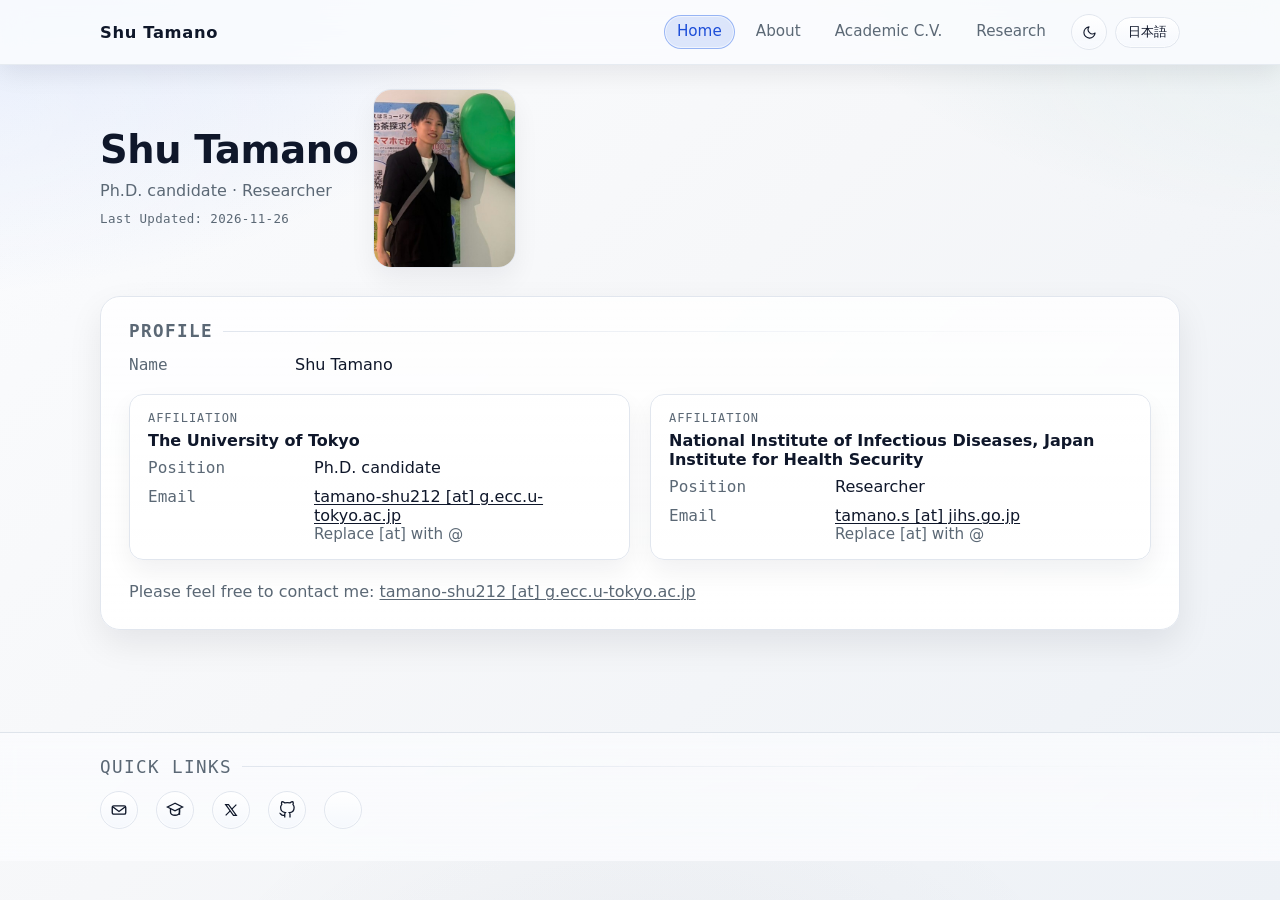
<file: index.html>
<!doctype html>
<html lang="en">
  <head>
    <meta charset="utf-8" />
    <meta name="viewport" content="width=device-width, initial-scale=1" />
    <title>Shu Tamano - Home</title>
    <meta
      name="description"
      content="Shu Tamano Ph.D. candidate at The University of Tokyo and researcher at National Institute of Infectious Diseases"
    />
    <meta
      name="keywords"
      content="Shu Tamano, 玉野 史結, causal inference, statistical machine learning, deep learning theory, biostatistics, epidemiology, health security, University of Tokyo, Japan Institute for Health Security, National Institute of Infectious Diseases"
    />
    <link rel="icon" href="figs/favicon-32.png" type="image/png" sizes="32x32" />
    <link rel="apple-touch-icon" href="figs/favicon-180.png" sizes="180x180" />
    <link rel="stylesheet" href="css/style.css" />
  </head>
  <body data-page="home">
    <div id="site-header"></div>

    <main class="container">
      <section class="hero reveal" style="--delay: 0.05s">
        <div class="hero-lockup">
          <div class="hero-copy">
            <h1 data-i18n="value.name">Shu Tamano</h1>
            <p data-i18n="home.tag">Ph.D. candidate · Researcher</p>
            <p class="last-updated">
              <span data-i18n="home.lastUpdated">Last Updated</span>:
              <time datetime="2026-11-26">2026-11-26</time>
            </p>
          </div>
          <img
            class="hero-portrait"
            src="figs/myimage.png"
            width="314"
            height="640"
            alt="Portrait of Shu Tamano"
            decoding="async"
            fetchpriority="high"
          />
        </div>
      </section>

      <section class="card reveal" style="--delay: 0.15s">
        <h2 class="section-title" data-i18n="home.profileTitle">Profile</h2>
        <dl class="kv">
          <dt data-i18n="label.name">Name</dt>
          <dd data-i18n="value.name">Your Name</dd>
        </dl>

        <div class="profile-grid">
          <div class="profile-block">
            <div class="profile-title" data-i18n="label.affiliation">Affiliation</div>
            <div class="profile-affil" data-i18n="value.affiliation1">The University of Tokyo</div>
            <dl class="kv">
              <dt data-i18n="label.position">Position</dt>
              <dd data-i18n="value.position1">Ph.D. candidate</dd>
              <dt data-i18n="label.email">Email</dt>
              <dd>
                <a
                  class="email-link"
                  href="mailto:tamano-shu212@g.ecc.u-tokyo.ac.jp"
                  data-i18n="value.email1"
                  >name[at]example.com</a
                >
                <div class="meta" data-i18n="email.note">Replace [at] with @</div>
              </dd>
            </dl>
          </div>
          <div class="profile-block">
            <div class="profile-title" data-i18n="label.affiliation">Affiliation</div>
            <div class="profile-affil" data-i18n="value.affiliation2">
              Japan Institute for Health Security
            </div>
            <dl class="kv">
              <dt data-i18n="label.position">Position</dt>
              <dd data-i18n="value.position2">Researcher</dd>
              <dt data-i18n="label.email">Email</dt>
              <dd>
                <a class="email-link" href="mailto:tamano.s@jihs.go.jp" data-i18n="value.email2"
                  >name[at]example.com</a
                >
                <div class="meta" data-i18n="email.note">Replace [at] with @</div>
              </dd>
            </dl>
          </div>
        </div>
        <p class="contact-note">
          <span data-i18n="home.contactLead">Please feel free to contact me:</span>
          <a class="email-link" href="mailto:tamano-shu212@g.ecc.u-tokyo.ac.jp" data-i18n="value.email1"
            >tamano-shu212 [at] g.ecc.u-tokyo.ac.jp</a
          >
        </p>
      </section>
    </main>

    <div id="site-footer"></div>

    <script src="js/layout.js" defer></script>
    <script src="js/site.js" defer></script>
  </body>
</html>
</file>
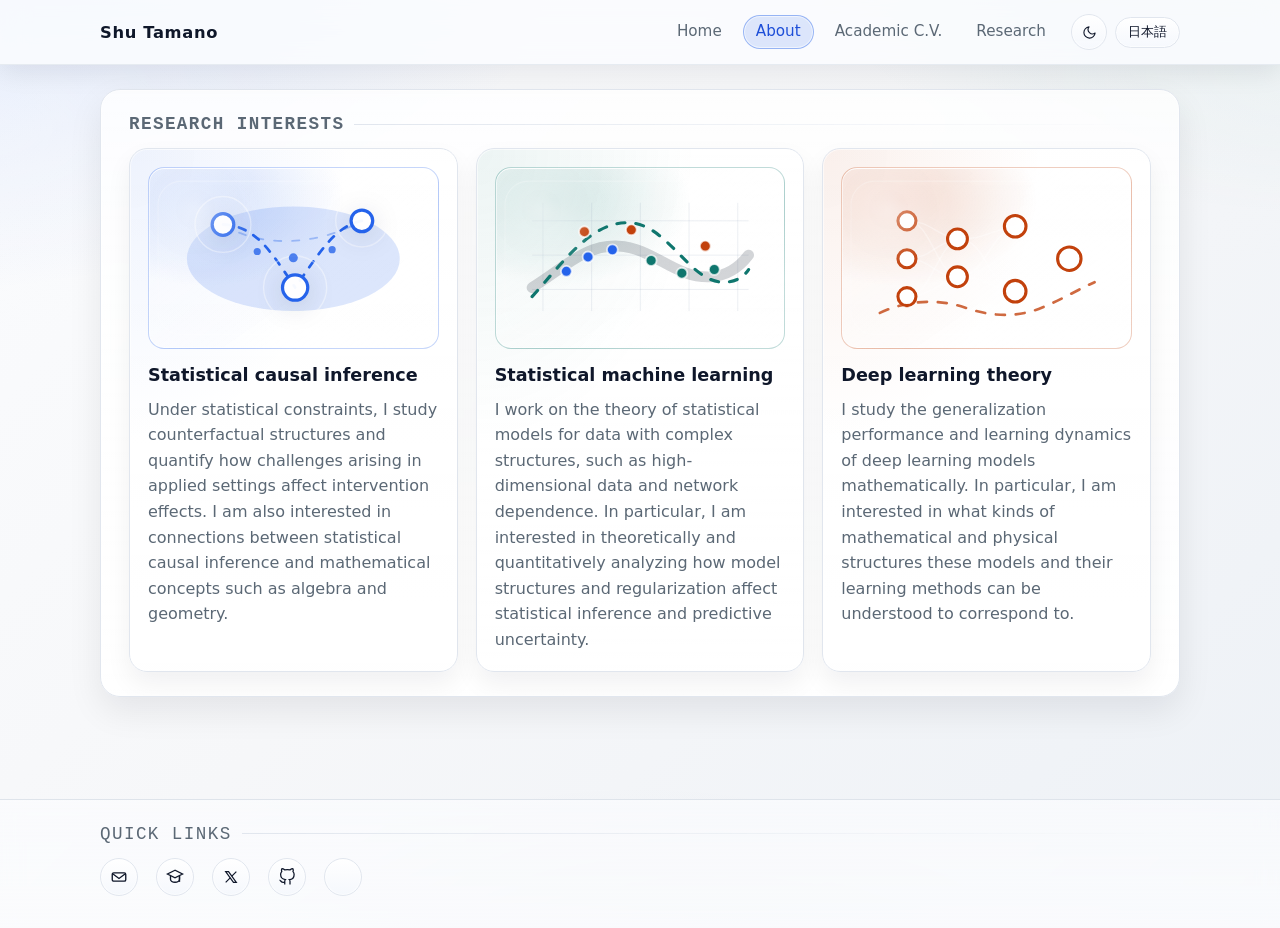
<file: about.html>
<!doctype html>
<html lang="en">
  <head>
    <meta charset="utf-8" />
    <meta name="viewport" content="width=device-width, initial-scale=1" />
    <title>Shu Tamano - About</title>
    <meta name="description" content="Research interests and application areas of Shu Tamano." />
    <meta
      name="keywords"
      content="Shu Tamano, 玉野 史結, research interests, causal inference, statistical machine learning, deep learning theory,biostatistics, epidemiology, health security, University of Tokyo, Japan Institute for Health Security, National Institute of Infectious Diseases"
    />
    <link rel="icon" href="figs/favicon-32.png" type="image/png" sizes="32x32" />
    <link rel="apple-touch-icon" href="figs/favicon-180.png" sizes="180x180" />
    <link rel="stylesheet" href="css/style.css" />
  </head>
  <body data-page="about">
    <div id="site-header"></div>

    <main class="container">
      <section class="card reveal" style="--delay: 0.05s">
        <h2 class="section-title" data-i18n="about.title">Research Interests</h2>
        <div class="concept-grid concept-grid-research">
          <article class="concept-panel concept-panel-causal">
            <div class="concept-visual" aria-hidden="true">
              <svg class="concept-svg" viewBox="0 0 320 190">
                <rect class="visual-frame" x="10" y="10" width="300" height="170" rx="26" />
                <ellipse class="visual-haze" cx="160" cy="96" rx="118" ry="58" />
                <path class="signal-line causal-beam" d="M82 58 C118 60 134 86 162 128" />
                <path class="signal-line causal-beam" d="M236 54 C206 60 190 88 162 128" />
                <path class="signal-line causal-beam faint" d="M82 58 C126 86 190 80 236 54" />
                <circle class="orbit-ring" cx="82" cy="58" r="31" />
                <circle class="orbit-ring" cx="236" cy="54" r="29" />
                <circle class="orbit-ring" cx="162" cy="128" r="35" />
                <circle class="signal-node" cx="82" cy="58" r="12" />
                <circle class="signal-node" cx="236" cy="54" r="12" />
                <circle class="signal-node" cx="162" cy="128" r="14" />
                <circle class="spark spark-delay-1" cx="120" cy="88" r="4" />
                <circle class="spark spark-delay-2" cx="203" cy="86" r="4" />
                <circle class="spark spark-delay-3" cx="160" cy="95" r="5" />
              </svg>
            </div>
            <div class="concept-copy">
              <h3 class="concept-name" data-i18n="about.interest1">Statistical causal inference</h3>
              <p class="concept-desc" data-i18n="about.interest1Desc">
                Under statistical constraints, I study counterfactual structures and quantify how challenges arising
                in applied settings affect intervention effects. I am also interested in connections between
                statistical causal inference and mathematical concepts such as algebra and geometry.
              </p>
            </div>
          </article>

          <article class="concept-panel concept-panel-statml">
            <div class="concept-visual" aria-hidden="true">
              <svg class="concept-svg" viewBox="0 0 320 190">
                <rect class="visual-frame" x="10" y="10" width="300" height="170" rx="26" />
                <path class="grid-line" d="M52 34 V154" />
                <path class="grid-line" d="M106 34 V154" />
                <path class="grid-line" d="M160 34 V154" />
                <path class="grid-line" d="M214 34 V154" />
                <path class="grid-line" d="M268 34 V154" />
                <path class="grid-line" d="M40 54 H280" />
                <path class="grid-line" d="M40 92 H280" />
                <path class="grid-line" d="M40 130 H280" />
                <path class="decision-band" d="M40 128 C78 104 100 80 136 82 C175 84 198 118 238 116 C258 115 271 104 280 92" />
                <path class="trend-line" d="M40 138 C76 98 105 56 146 56 C190 56 214 122 252 122 C265 122 274 117 280 108" />
                <circle class="data-dot dot-a" cx="78" cy="110" r="6" />
                <circle class="data-dot dot-a" cx="102" cy="94" r="6" />
                <circle class="data-dot dot-a" cx="129" cy="86" r="6" />
                <circle class="data-dot dot-b" cx="172" cy="98" r="6" />
                <circle class="data-dot dot-b" cx="206" cy="112" r="6" />
                <circle class="data-dot dot-b" cx="242" cy="108" r="6" />
                <circle class="data-dot dot-c" cx="98" cy="66" r="6" />
                <circle class="data-dot dot-c" cx="150" cy="64" r="6" />
                <circle class="data-dot dot-c" cx="232" cy="82" r="6" />
              </svg>
            </div>
            <div class="concept-copy">
              <h3 class="concept-name" data-i18n="about.interest2">Statistical machine learning</h3>
              <p class="concept-desc" data-i18n="about.interest2Desc">
                I work on the theory of statistical models for data with complex structures, such as high-dimensional
                data and network dependence. In particular, I am interested in theoretically and quantitatively
                analyzing how model structures and regularization affect statistical inference and predictive
                uncertainty.
              </p>
            </div>
          </article>

          <article class="concept-panel concept-panel-dlt">
            <div class="concept-visual" aria-hidden="true">
              <svg class="concept-svg" viewBox="0 0 320 190">
                <rect class="visual-frame" x="10" y="10" width="300" height="170" rx="26" />
                <path class="weight-line" d="M72 54 C98 54 104 70 128 74" />
                <path class="weight-line" d="M72 54 C98 54 104 110 128 116" />
                <path class="weight-line" d="M72 96 C98 96 104 78 128 74" />
                <path class="weight-line" d="M72 96 C98 96 104 116 128 116" />
                <path class="weight-line" d="M72 138 C98 138 104 86 128 74" />
                <path class="weight-line" d="M72 138 C98 138 104 124 128 116" />
                <path class="weight-line" d="M128 74 C160 74 160 66 192 60" />
                <path class="weight-line" d="M128 74 C160 74 160 124 192 132" />
                <path class="weight-line" d="M128 116 C160 116 160 72 192 60" />
                <path class="weight-line" d="M128 116 C160 116 160 128 192 132" />
                <path class="weight-line" d="M192 60 C226 60 232 82 252 96" />
                <path class="weight-line" d="M192 132 C226 132 232 110 252 96" />
                <path class="activation-wave" d="M42 156 C72 142 106 140 136 150 C164 160 194 162 222 150 C244 141 262 130 280 122" />
                <circle class="layer-node delay-1" cx="72" cy="54" r="10" />
                <circle class="layer-node delay-2" cx="72" cy="96" r="10" />
                <circle class="layer-node delay-3" cx="72" cy="138" r="10" />
                <circle class="layer-node delay-2" cx="128" cy="74" r="11" />
                <circle class="layer-node delay-3" cx="128" cy="116" r="11" />
                <circle class="layer-node delay-3" cx="192" cy="60" r="12" />
                <circle class="layer-node delay-1" cx="192" cy="132" r="12" />
                <circle class="layer-node delay-2" cx="252" cy="96" r="13" />
              </svg>
            </div>
            <div class="concept-copy">
              <h3 class="concept-name" data-i18n="about.interest3">Deep learning theory</h3>
              <p class="concept-desc" data-i18n="about.interest3Desc">
                I study the generalization performance and learning dynamics of deep learning models mathematically.
                In particular, I am interested in what kinds of mathematical and physical structures these models
                and their learning methods can be understood to correspond to.
              </p>
            </div>
          </article>
        </div>
      </section>
    </main>

    <div id="site-footer"></div>

    <script src="js/layout.js" defer></script>
    <script src="js/site.js" defer></script>
  </body>
</html>
</file>
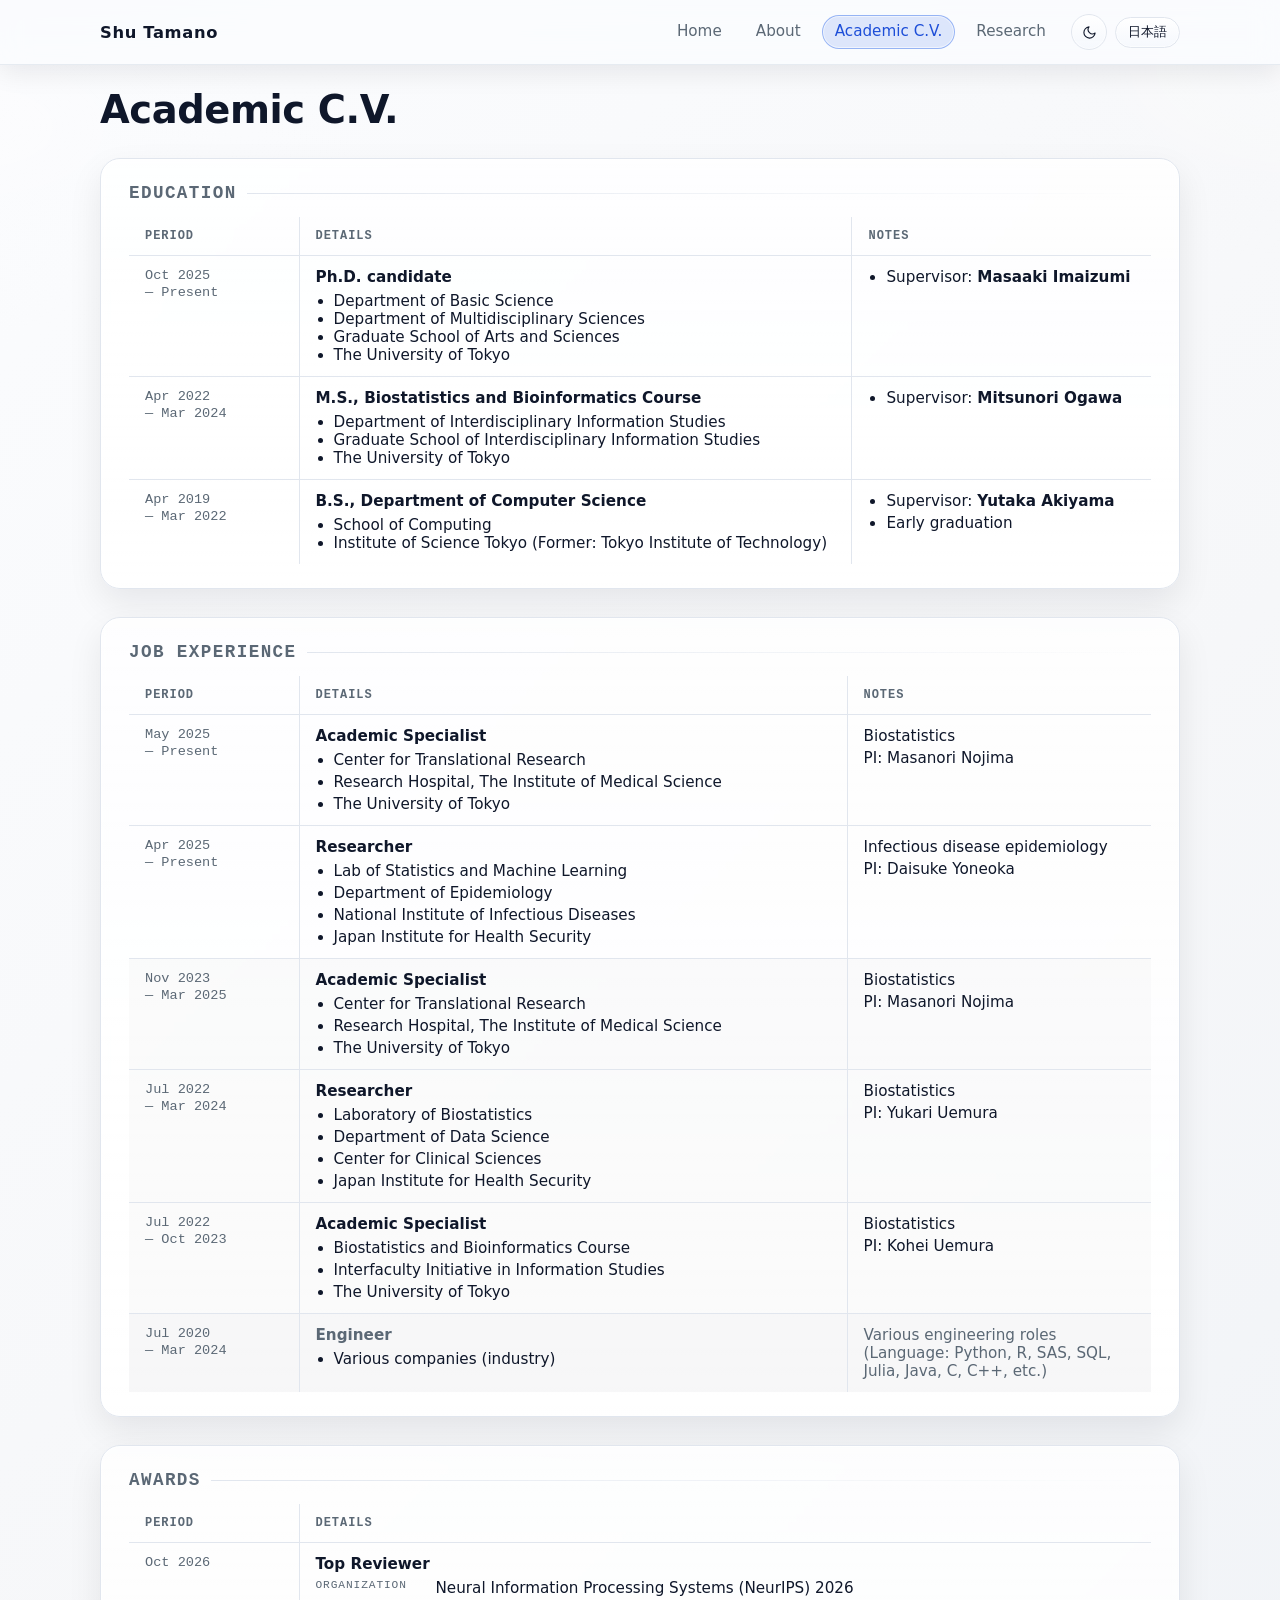
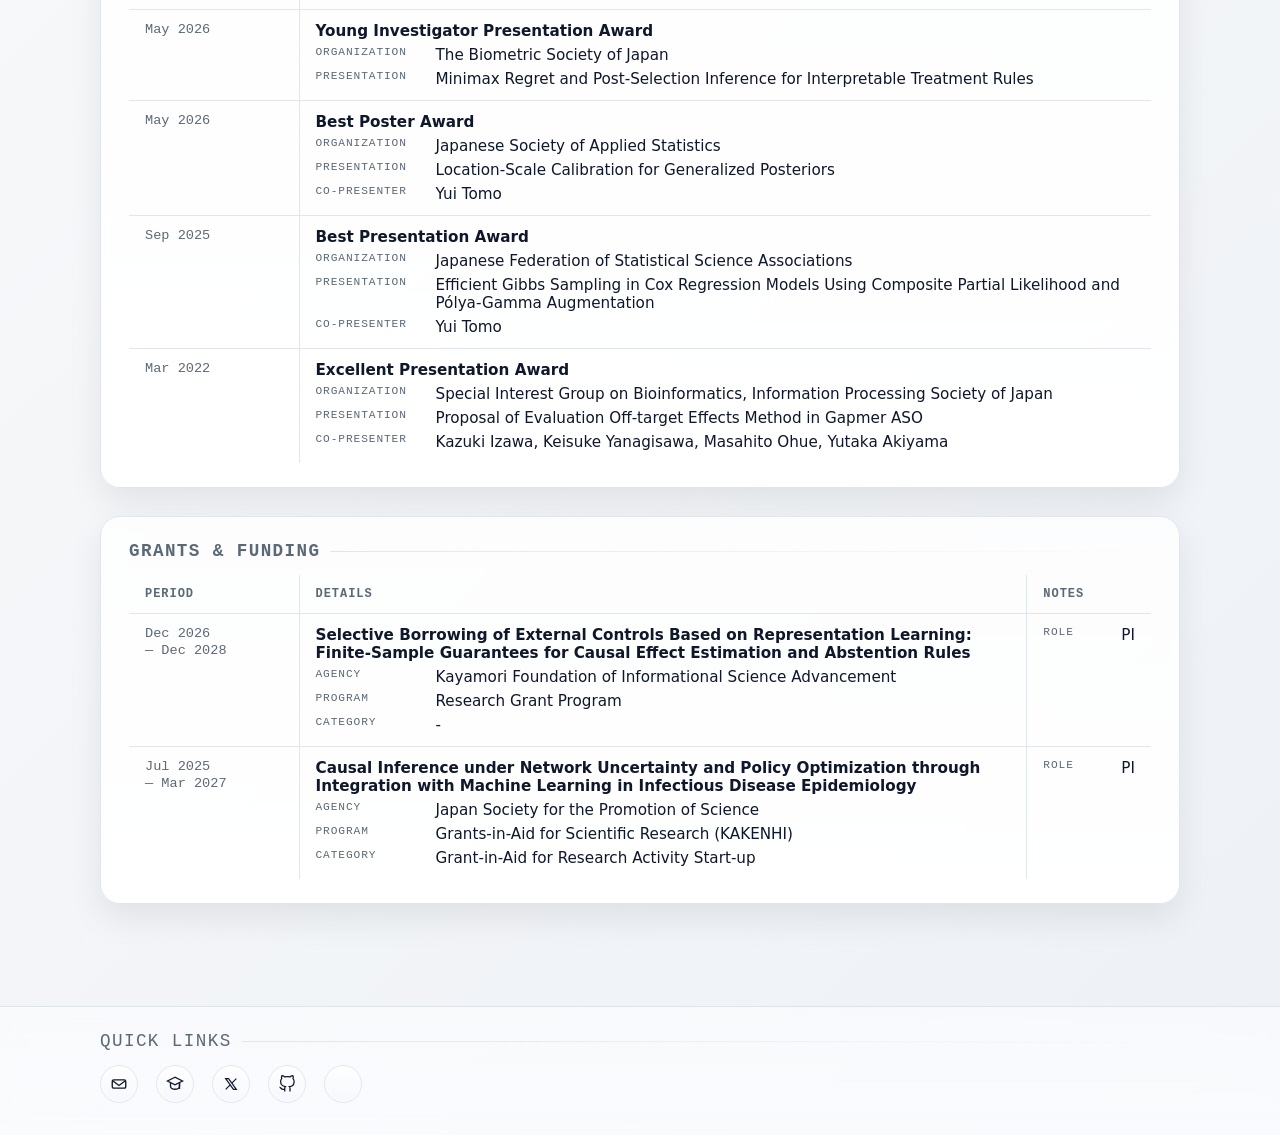
<file: cv.html>
<!doctype html>
<html lang="en">
  <head>
    <meta charset="utf-8" />
    <meta name="viewport" content="width=device-width, initial-scale=1" />
    <title>Shu Tamano - Academic CV</title>
    <meta name="description" content="Academic CV, education, job experience, awards, and grants." />
    <meta
      name="keywords"
      content="Shu Tamano, 玉野 史結, academic CV, education, job experience, awards, grants, biostatistics, epidemiology, health security, University of Tokyo, Japan Institute for Health Security, National Institute of Infectious Diseases"
    />
    <link rel="icon" href="figs/favicon-32.png" type="image/png" sizes="32x32" />
    <link rel="apple-touch-icon" href="figs/favicon-180.png" sizes="180x180" />
    <link rel="stylesheet" href="css/style.css" />
  </head>
  <body data-page="cv">
    <div id="site-header"></div>

    <main class="container">
      <section class="hero reveal" style="--delay: 0.05s">
        <h1 data-i18n="cv.title">Academic C.V.</h1>
      </section>

      <section class="card reveal" style="--delay: 0.15s">
        <h2 class="section-title" data-i18n="cv.education">Education</h2>
        <div class="table-scroll">
          <table class="cv-table">
            <thead>
              <tr>
                <th data-i18n="cv.period">Period</th>
                <th data-i18n="cv.details">Details</th>
                <th data-i18n="cv.notes">Notes</th>
              </tr>
            </thead>
            <tbody>
            <tr>
              <td>
                <div class="period">
                  <span><span class="lang-en">Oct 2025</span><span class="lang-ja">2025年10月</span></span>
                  <span><span class="lang-en">— Present</span><span class="lang-ja">— 現在</span></span>
                </div>
              </td>
              <td>
                <div class="cv-role">
                  <span class="lang-en">Ph.D. candidate</span>
                  <span class="lang-ja">博士課程</span>
                </div>
                <ul class="cv-sublist">
                  <span class="lang-en">
                    <li>Department of Basic Science</li>
                    <li>Department of Multidisciplinary Sciences</li>
                    <li>Graduate School of Arts and Sciences</li>
                    <li>The University of Tokyo</li>
                  </span>
                  <span class="lang-ja">
                    <li>東京大学</li>
                    <li>大学院総合文化研究科</li>
                    <li>広域科学専攻</li>
                    <li>相関基礎科学系</li>
                  </span>
                </ul>
              </td>
              <td>
                <ul class="cv-sublist">
                  <li>
                    <span class="lang-en">Supervisor: <span class="name-strong">Masaaki Imaizumi</span></span>
                    <span class="lang-ja">指導教員: <span class="name-strong jp">今泉 允聡</span> 先生</span>
                  </li>
                </ul>
              </td>
            </tr>
            <tr>
              <td>
                <div class="period">
                  <span><span class="lang-en">Apr 2022</span><span class="lang-ja">2022年4月</span></span>
                  <span><span class="lang-en">— Mar 2024</span><span class="lang-ja">— 2024年3月</span></span>
                </div>
              </td>
              <td>
                <div class="cv-role">
                  <span class="lang-en">M.S., Biostatistics and Bioinformatics Course</span>
                  <span class="lang-ja">修士（学際情報学）</span>
                </div>
                <ul class="cv-sublist">
                  <span class="lang-en">
                    <li>Department of Interdisciplinary Information Studies</li>
                    <li>Graduate School of Interdisciplinary Information Studies</li>
                    <li>The University of Tokyo</li>
                  </span>
                  <span class="lang-ja">
                    <li>東京大学</li>
                    <li>大学院学際情報学府</li>
                    <li>学際情報学専攻</li>
                    <li>生物統計情報学コース</li>
                  </span>
                </ul>
              </td>
              <td>
                <ul class="cv-sublist">
                  <li>
                    <span class="lang-en">Supervisor: <span class="name-strong">Mitsunori Ogawa</span></span>
                    <span class="lang-ja">指導教員: <span class="name-strong jp">小川 光紀</span> 先生</span>
                  </li>
                </ul>
              </td>
            </tr>
            <tr>
              <td>
                <div class="period">
                  <span><span class="lang-en">Apr 2019</span><span class="lang-ja">2019年4月</span></span>
                  <span><span class="lang-en">— Mar 2022</span><span class="lang-ja">— 2022年3月</span></span>
                </div>
              </td>
              <td>
                <div class="cv-role">
                  <span class="lang-en">B.S., Department of Computer Science</span>
                  <span class="lang-ja">学士（工学）</span>
                </div>
                <ul class="cv-sublist">
                  <span class="lang-en">
                    <li>School of Computing</li>
                    <li>Institute of Science Tokyo (Former: Tokyo Institute of Technology)</li>
                  </span>
                  <span class="lang-ja">
                    <li>東京科学大学（旧：東京工業大学）</li>
                    <li>情報理工学院</li>
                    <li>情報工学系</li>
                  </span>
                </ul>
              </td>
              <td>
                <ul class="cv-sublist">
                  <li>
                    <span class="lang-en">Supervisor: <span class="name-strong">Yutaka Akiyama</span></span>
                    <span class="lang-ja">指導教員: <span class="name-strong jp">秋山 泰</span> 先生</span>
                  </li>
                  <li>
                    <span class="lang-en">Early graduation</span>
                    <span class="lang-ja">早期卒業</span>
                  </li>
                </ul>
              </td>
            </tr>
            </tbody>
          </table>
        </div>
      </section>

      <section class="card reveal" style="--delay: 0.25s">
        <h2 class="section-title" data-i18n="cv.jobs">Job Experience</h2>
        <div class="table-scroll">
          <table class="cv-table jobs">
            <colgroup>
              <col class="col-period" />
              <col class="col-details" />
              <col class="col-notes" />
            </colgroup>
            <thead>
              <tr>
                <th data-i18n="cv.period">Period</th>
                <th data-i18n="cv.details">Details</th>
                <th data-i18n="cv.notes">Notes</th>
              </tr>
            </thead>
            <tbody>
            <tr>
              <td>
                <div class="period">
                  <span><span class="lang-en">May 2025</span><span class="lang-ja">2025年5月</span></span>
                  <span><span class="lang-en">— Present</span><span class="lang-ja">— 現在</span></span>
                </div>
              </td>
              <td>
                <div class="cv-role">
                  <span class="lang-en">Academic Specialist</span>
                  <span class="lang-ja">学術専門職員</span>
                </div>
                <ul class="cv-sublist">
                  <li>
                    <span class="lang-en">Center for Translational Research</span>
                    <span class="lang-ja">東京大学</span>
                  </li>
                  <li>
                    <span class="lang-en">Research Hospital, The Institute of Medical Science</span>
                    <span class="lang-ja">医科学研究所附属病院</span>
                  </li>
                  <li>
                    <span class="lang-en">The University of Tokyo</span>
                    <span class="lang-ja">TR・治験センター</span>
                  </li>
                </ul>
              </td>
              <td>
                <div class="notes-stack">
                  <span class="lang-en">Biostatistics</span>
                  <span class="lang-ja">生物統計</span>
                  <span class="lang-en">PI: Masanori Nojima</span>
                  <span class="lang-ja">PI: 野島 正寛 先生</span>
                </div>
              </td>
            </tr>
            <tr>
              <td>
                <div class="period">
                  <span><span class="lang-en">Apr 2025</span><span class="lang-ja">2025年4月</span></span>
                  <span><span class="lang-en">— Present</span><span class="lang-ja">— 現在</span></span>
                </div>
              </td>
              <td>
                <div class="cv-role">
                  <span class="lang-en">Researcher</span>
                  <span class="lang-ja">研究員</span>
                </div>
                <ul class="cv-sublist">
                  <li>
                    <span class="lang-en">Lab of Statistics and Machine Learning</span>
                    <span class="lang-ja">国立健康危機管理研究機構</span>
                  </li>
                  <li>
                    <span class="lang-en">Department of Epidemiology</span>
                    <span class="lang-ja">国立感染症研究所</span>
                  </li>
                  <li>
                    <span class="lang-en">National Institute of Infectious Diseases</span>
                    <span class="lang-ja">疫学研究部</span>
                  </li>
                  <li>
                    <span class="lang-en">Japan Institute for Health Security</span>
                    <span class="lang-ja">統計・機械学習研究室</span>
                  </li>
                </ul>
              </td>
              <td>
                <div class="notes-stack">
                  <span class="lang-en">Infectious disease epidemiology</span>
                  <span class="lang-ja">感染症疫学</span>
                  <span class="lang-en">PI: Daisuke Yoneoka</span>
                  <span class="lang-ja">PI: 米岡 大輔 先生</span>
                </div>
              </td>
            </tr>
            <tr class="ended-row">
              <td>
                <div class="period">
                  <span><span class="lang-en">Nov 2023</span><span class="lang-ja">2023年11月</span></span>
                  <span><span class="lang-en">— Mar 2025</span><span class="lang-ja">— 2025年3月</span></span>
                </div>
              </td>
              <td>
                <div class="cv-role">
                  <span class="lang-en">Academic Specialist</span>
                  <span class="lang-ja">学術専門職員</span>
                </div>
                <ul class="cv-sublist">
                  <li>
                    <span class="lang-en">Center for Translational Research</span>
                    <span class="lang-ja">東京大学</span>
                  </li>
                  <li>
                    <span class="lang-en">Research Hospital, The Institute of Medical Science</span>
                    <span class="lang-ja">医科学研究所附属病院</span>
                  </li>
                  <li>
                    <span class="lang-en">The University of Tokyo</span>
                    <span class="lang-ja">TR・治験センター</span>
                  </li>
                </ul>
              </td>
              <td>
                <div class="notes-stack">
                  <span class="lang-en">Biostatistics</span>
                  <span class="lang-ja">生物統計</span>
                  <span class="lang-en">PI: Masanori Nojima</span>
                  <span class="lang-ja">PI: 野島 正寛 先生</span>
                </div>
              </td>
            </tr>
            <tr class="ended-row">
              <td>
                <div class="period">
                  <span><span class="lang-en">Jul 2022</span><span class="lang-ja">2022年7月</span></span>
                  <span><span class="lang-en">— Mar 2024</span><span class="lang-ja">— 2024年3月</span></span>
                </div>
              </td>
              <td>
                <div class="cv-role">
                  <span class="lang-en">Researcher</span>
                  <span class="lang-ja">研究員</span>
                </div>
                <ul class="cv-sublist">
                  <li>
                    <span class="lang-en">Laboratory of Biostatistics</span>
                    <span class="lang-ja">国立健康危機管理研究機構</span>
                  </li>
                  <li>
                    <span class="lang-en">Department of Data Science</span>
                    <span class="lang-ja">臨床研究センター</span>
                  </li>
                  <li>
                    <span class="lang-en">Center for Clinical Sciences</span>
                    <span class="lang-ja">データサイエンス部</span>
                  </li>
                  <li>
                    <span class="lang-en">Japan Institute for Health Security</span>
                    <span class="lang-ja">生物統計研究室</span>
                  </li>
                </ul>
              </td>
              <td>
                <div class="notes-stack">
                  <span class="lang-en">Biostatistics</span>
                  <span class="lang-ja">生物統計</span>
                  <span class="lang-en">PI: Yukari Uemura</span>
                  <span class="lang-ja">PI: 上村 夕香理 先生</span>
                </div>
              </td>
            </tr>
            <tr class="ended-row">
              <td>
                <div class="period">
                  <span><span class="lang-en">Jul 2022</span><span class="lang-ja">2022年7月</span></span>
                  <span><span class="lang-en">— Oct 2023</span><span class="lang-ja">— 2023年10月</span></span>
                </div>
              </td>
              <td>
                <div class="cv-role">
                  <span class="lang-en">Academic Specialist</span>
                  <span class="lang-ja">学術専門職員</span>
                </div>
                <ul class="cv-sublist">
                  <li>
                    <span class="lang-en">Biostatistics and Bioinformatics Course</span>
                    <span class="lang-ja">東京大学</span>
                  </li>
                  <li>
                    <span class="lang-en">Interfaculty Initiative in Information Studies</span>
                    <span class="lang-ja">大学院情報学環</span>
                  </li>
                  <li>
                    <span class="lang-en">The University of Tokyo</span>
                    <span class="lang-ja">生物統計情報学講座</span>
                  </li>
                </ul>
              </td>
              <td>
                <div class="notes-stack">
                  <span class="lang-en">Biostatistics</span>
                  <span class="lang-ja">生物統計</span>
                  <span class="lang-en">PI: Kohei Uemura</span>
                  <span class="lang-ja">PI: 上村 鋼平 先生</span>
                </div>
              </td>
            </tr>
            <tr class="muted-row">
              <td>
                <div class="period">
                  <span><span class="lang-en">Jul 2020</span><span class="lang-ja">2020年7月</span></span>
                  <span><span class="lang-en">— Mar 2024</span><span class="lang-ja">— 2024年3月</span></span>
                </div>
              </td>
              <td>
                <div class="cv-role">
                  <span class="lang-en">Engineer</span>
                  <span class="lang-ja">エンジニア</span>
                </div>
                <ul class="cv-sublist">
                  <li>
                    <span class="lang-en">Various companies (industry)</span>
                    <span class="lang-ja">複数企業</span>
                  </li>
                </ul>
              </td>
              <td>
                <span class="lang-en">
                  Various engineering roles (Language: Python, R, SAS, SQL, Julia, Java, C, C++, etc.)
                </span>
                <span class="lang-ja">
                  複数企業でエンジニア業務（主な使用言語: Python, R, SAS, SQL, Julia, Java, C, C++ など色々）
                </span>
              </td>
            </tr>
            </tbody>
          </table>
        </div>
      </section>

      <section class="card reveal" style="--delay: 0.35s">
        <h2 class="section-title" data-i18n="cv.awards">Awards</h2>
        <div class="table-scroll">
          <table class="cv-table">
            <thead>
              <tr>
                <th data-i18n="cv.period">Period</th>
                <th data-i18n="cv.details">Details</th>
              </tr>
            </thead>
            <tbody>
            <tr>
              <td>
                <div class="period">
                  <span><span class="lang-en">Oct 2026</span><span class="lang-ja">2026年10月</span></span>
                </div>
              </td>
              <td>
                <div class="cv-role">
                  <a href="https://neurips.cc/Conferences/2026/ProgramCommittee#main-reviewer" target="_blank" rel="noopener">Top Reviewer</a>
                </div>
                <ul class="cv-meta">
                  <li>
                    <span class="cv-label" data-i18n="cv.label.organization">Organization</span>
                    <span>Neural Information Processing Systems (NeurIPS) 2026</span>
                  </li>
                </ul>
              </td>
            </tr>
            <tr>
                <td>
                  <div class="period">
                    <span><span class="lang-en">May 2026</span><span class="lang-ja">2026年5月</span></span>
                  </div>
                </td>
                <td>
                  <div class="cv-role">
                    <a href="https://www.biometrics.gr.jp/about/winner.html" target="_blank" rel="noopener">
                      <span class="lang-en">Young Investigator Presentation Award</span>
                      <span class="lang-ja">若手優秀発表賞</span>
                    </a>
                  </div>
                  <ul class="cv-meta">
                    <li>
                      <span class="cv-label" data-i18n="cv.label.organization">Organization</span>
                      <span>
                        <span class="lang-en">The Biometric Society of Japan</span>
                        <span class="lang-ja">日本計量生物学会</span>
                      </span>
                    </li>
                    <li>
                      <span class="cv-label" data-i18n="cv.label.presentation">Presentation</span>
                      <span>
                        <span class="lang-en">
                          Minimax Regret and Post-Selection Inference for Interpretable Treatment Rules
                        </span>
                        <span class="lang-ja">
                          解釈可能性を考慮したミニマックス最適なサブグループ識別および選択後推論
                        </span>
                      </span>
                    </li>
                  </ul>
                </td>
            </tr>
            <tr>
              <td>
                <div class="period">
                  <span><span class="lang-en">May 2026</span><span class="lang-ja">2026年5月</span></span>
                </div>
              </td>
              <td>
                <div class="cv-role">
                  <a href="https://www.applstat.gr.jp/award/winner/" target="_blank" rel="noopener">
                    <span class="lang-en">Best Poster Award</span>
                    <span class="lang-ja">優秀ポスター賞</span>
                  </a>
                </div>
                <ul class="cv-meta">
                  <li>
                    <span class="cv-label" data-i18n="cv.label.organization">Organization</span>
                    <span>
                      <span class="lang-en">Japanese Society of Applied Statistics</span>
                      <span class="lang-ja">応用統計学会</span>
                    </span>
                  </li>
                  <li>
                    <span class="cv-label" data-i18n="cv.label.presentation">Presentation</span>
                    <span>
                      <span class="lang-en">
                        Location-Scale Calibration for Generalized Posteriors
                      </span>
                      <span class="lang-ja">
                        一般化ベイズ法における事後分布の学習率不変な較正方法
                      </span>
                    </span>
                  </li>
                  <li>
                    <span class="cv-label" data-i18n="cv.label.copresenter">Co-presenter</span>
                    <span>
                      <span class="lang-en">Yui Tomo</span>
                      <span class="lang-ja">塘 由惟</span>
                    </span>
                  </li>
                </ul>
              </td>
          </tr>
            <tr>
              <td>
                <div class="period">
                  <span><span class="lang-en">Sep 2025</span><span class="lang-ja">2025年9月</span></span>
                </div>
              </td>
              <td>
                <div class="cv-role">
                  <a href="https://www.jfssa.jp/meeting/page-922/" target="_blank" rel="noopener">
                    <span class="lang-en">Best Presentation Award</span>
                    <span class="lang-ja">最優秀報告賞</span>
                  </a>
                </div>
                <ul class="cv-meta">
                  <li>
                    <span class="cv-label" data-i18n="cv.label.organization">Organization</span>
                    <span>
                      <span class="lang-en">Japanese Federation of Statistical Science Associations</span>
                      <span class="lang-ja">統計関連学会連合</span>
                    </span>
                  </li>
                  <li>
                    <span class="cv-label" data-i18n="cv.label.presentation">Presentation</span>
                    <span>
                      <span class="lang-en">
                        Efficient Gibbs Sampling in Cox Regression Models Using Composite Partial Likelihood and
                        Pólya-Gamma Augmentation
                      </span>
                      <span class="lang-ja">
                        一般化ベイズ法に基づくCox回帰モデルのPólya-Gamma補助変数を用いたGibbsサンプリング
                      </span>
                    </span>
                  </li>
                  <li>
                    <span class="cv-label" data-i18n="cv.label.copresenter">Co-presenter</span>
                    <span>
                      <span class="lang-en">Yui Tomo</span>
                      <span class="lang-ja">塘 由惟</span>
                    </span>
                  </li>
                </ul>
              </td>
            </tr>
            <tr>
              <td>
                <div class="period">
                  <span><span class="lang-en">Mar 2022</span><span class="lang-ja">2022年3月</span></span>
                </div>
              </td>
              <td>
                <div class="cv-role">
                  <a href="https://www.ipsj.or.jp/award/bio-award3.html" target="_blank" rel="noopener">
                    <span class="lang-en">Excellent Presentation Award</span>
                    <span class="lang-ja">優秀プレゼンテーション賞</span>
                  </a>
                </div>
                <ul class="cv-meta">
                  <li>
                    <span class="cv-label" data-i18n="cv.label.organization">Organization</span>
                    <span>
                      <span class="lang-en">
                        Special Interest Group on Bioinformatics, Information Processing Society of Japan
                      </span>
                      <span class="lang-ja">情報処理学会 バイオ情報学研究会</span>
                    </span>
                  </li>
                  <li>
                    <span class="cv-label" data-i18n="cv.label.presentation">Presentation</span>
                    <span>
                      <span class="lang-en">Proposal of Evaluation Off-target Effects Method in Gapmer ASO</span>
                      <span class="lang-ja">Gapmer型ASOにおけるオフターゲット効果のリスク評価手法の提案</span>
                    </span>
                  </li>
                  <li>
                    <span class="cv-label" data-i18n="cv.label.copresenter">Co-presenter</span>
                    <span>
                      <span class="lang-en">Kazuki Izawa, Keisuke Yanagisawa, Masahito Ohue, Yutaka Akiyama</span>
                      <span class="lang-ja">伊澤 和輝, 柳澤 渓甫, 大上 雅史, 秋山 泰</span>
                    </span>
                  </li>
                </ul>
              </td>
            </tr>
            </tbody>
          </table>
        </div>
      </section>

      <section class="card reveal" style="--delay: 0.45s">
        <h2 class="section-title" data-i18n="cv.grants">Grants & Funding</h2>
        <div class="table-scroll">
          <table class="cv-table">
            <thead>
              <tr>
                <th data-i18n="cv.period">Period</th>
                <th data-i18n="cv.details">Details</th>
                <th data-i18n="cv.notes">Notes</th>
              </tr>
            </thead>
            <tbody>
            <tr>
              <td>
                <div class="period">
                  <span><span class="lang-en">Dec 2026</span><span class="lang-ja">2026年12月</span></span>
                  <span><span class="lang-en">— Dec 2028</span><span class="lang-ja">— 2028年12月</span></span>
                </div>
              </td>
              <td>
                <div class="cv-role">
                  <a href="https://www.kayamorif.or.jp/j.html" target="_blank" rel="noopener">
                    <span class="lang-en">Selective Borrowing of External Controls Based on Representation Learning: Finite-Sample Guarantees for Causal Effect Estimation and Abstention Rules</span>
                    <span class="lang-ja">表現学習に基づく外部対照の選択的借用：因果効果推定の有限標本保証と棄権規則</span>
                  </a>
                </div>
                <ul class="cv-meta">
                  <li>
                    <span class="cv-label" data-i18n="cv.label.agency">Agency</span>
                    <span>
                      <span class="lang-en">Kayamori Foundation of Informational Science Advancement</span>
                      <span class="lang-ja">公益財団法人 栢森情報科学振興財団</span>
                    </span>
                  </li>
                  <li>
                    <span class="cv-label" data-i18n="cv.label.program">Program</span>
                    <span>
                      <span class="lang-en">Research Grant Program</span>
                      <span class="lang-ja">研究助成事業</span>
                    </span>
                  </li>
                  <li>
                    <span class="cv-label" data-i18n="cv.label.category">Category</span>
                    <span>
                      <span class="lang-en">-</span>
                      <span class="lang-ja">-</span>
                    </span>
                  </li>
                </ul>
              </td>
              <td>
                <ul class="cv-meta compact">
                  <li>
                    <span class="cv-label" data-i18n="cv.label.role">Role</span>
                    <span>
                      <span class="lang-en">PI</span>
                      <span class="lang-ja">研究代表者</span>
                    </span>
                  </li>
                </ul>
              </td>
            </tr>
            <tr>
              <td>
                <div class="period">
                  <span><span class="lang-en">Jul 2025</span><span class="lang-ja">2025年7月</span></span>
                  <span><span class="lang-en">— Mar 2027</span><span class="lang-ja">— 2027年3月</span></span>
                </div>
              </td>
              <td>
                <div class="cv-role">
                  <a href="https://kaken.nii.ac.jp/en/grant/KAKENHI-PROJECT-25K24203/" target="_blank" rel="noopener">
                    <span class="lang-en">
                      Causal Inference under Network Uncertainty and Policy Optimization through Integration with
                      Machine Learning in Infectious Disease Epidemiology
                    </span>
                    <span class="lang-ja">
                      感染症疫学における未知の接触構造下の因果推論および機械学習を融合した政策の最適化 
                    </span>
                  </a>
                </div>
                <ul class="cv-meta">
                  <li>
                    <span class="cv-label" data-i18n="cv.label.agency">Agency</span>
                    <span>
                      <span class="lang-en">Japan Society for the Promotion of Science</span>
                      <span class="lang-ja">日本学術振興会</span>
                    </span>
                  </li>
                  <li>
                    <span class="cv-label" data-i18n="cv.label.program">Program</span>
                    <span>
                      <span class="lang-en">Grants-in-Aid for Scientific Research (KAKENHI)</span>
                      <span class="lang-ja">科学研究費助成事業</span>
                    </span>
                  </li>
                  <li>
                    <span class="cv-label" data-i18n="cv.label.category">Category</span>
                    <span>
                      <span class="lang-en">Grant-in-Aid for Research Activity Start-up</span>
                      <span class="lang-ja">研究活動スタート支援</span>
                    </span>
                  </li>
                </ul>
              </td>
              <td>
                <ul class="cv-meta compact">
                  <li>
                    <span class="cv-label" data-i18n="cv.label.role">Role</span>
                    <span>
                      <span class="lang-en">PI</span>
                      <span class="lang-ja">研究代表者</span>
                    </span>
                  </li>
                </ul>
              </td>
            </tr>
            </tbody>
          </table>
        </div>
      </section>
    </main>

    <div id="site-footer"></div>

    <script src="js/layout.js" defer></script>
    <script src="js/site.js" defer></script>
  </body>
</html>
</file>
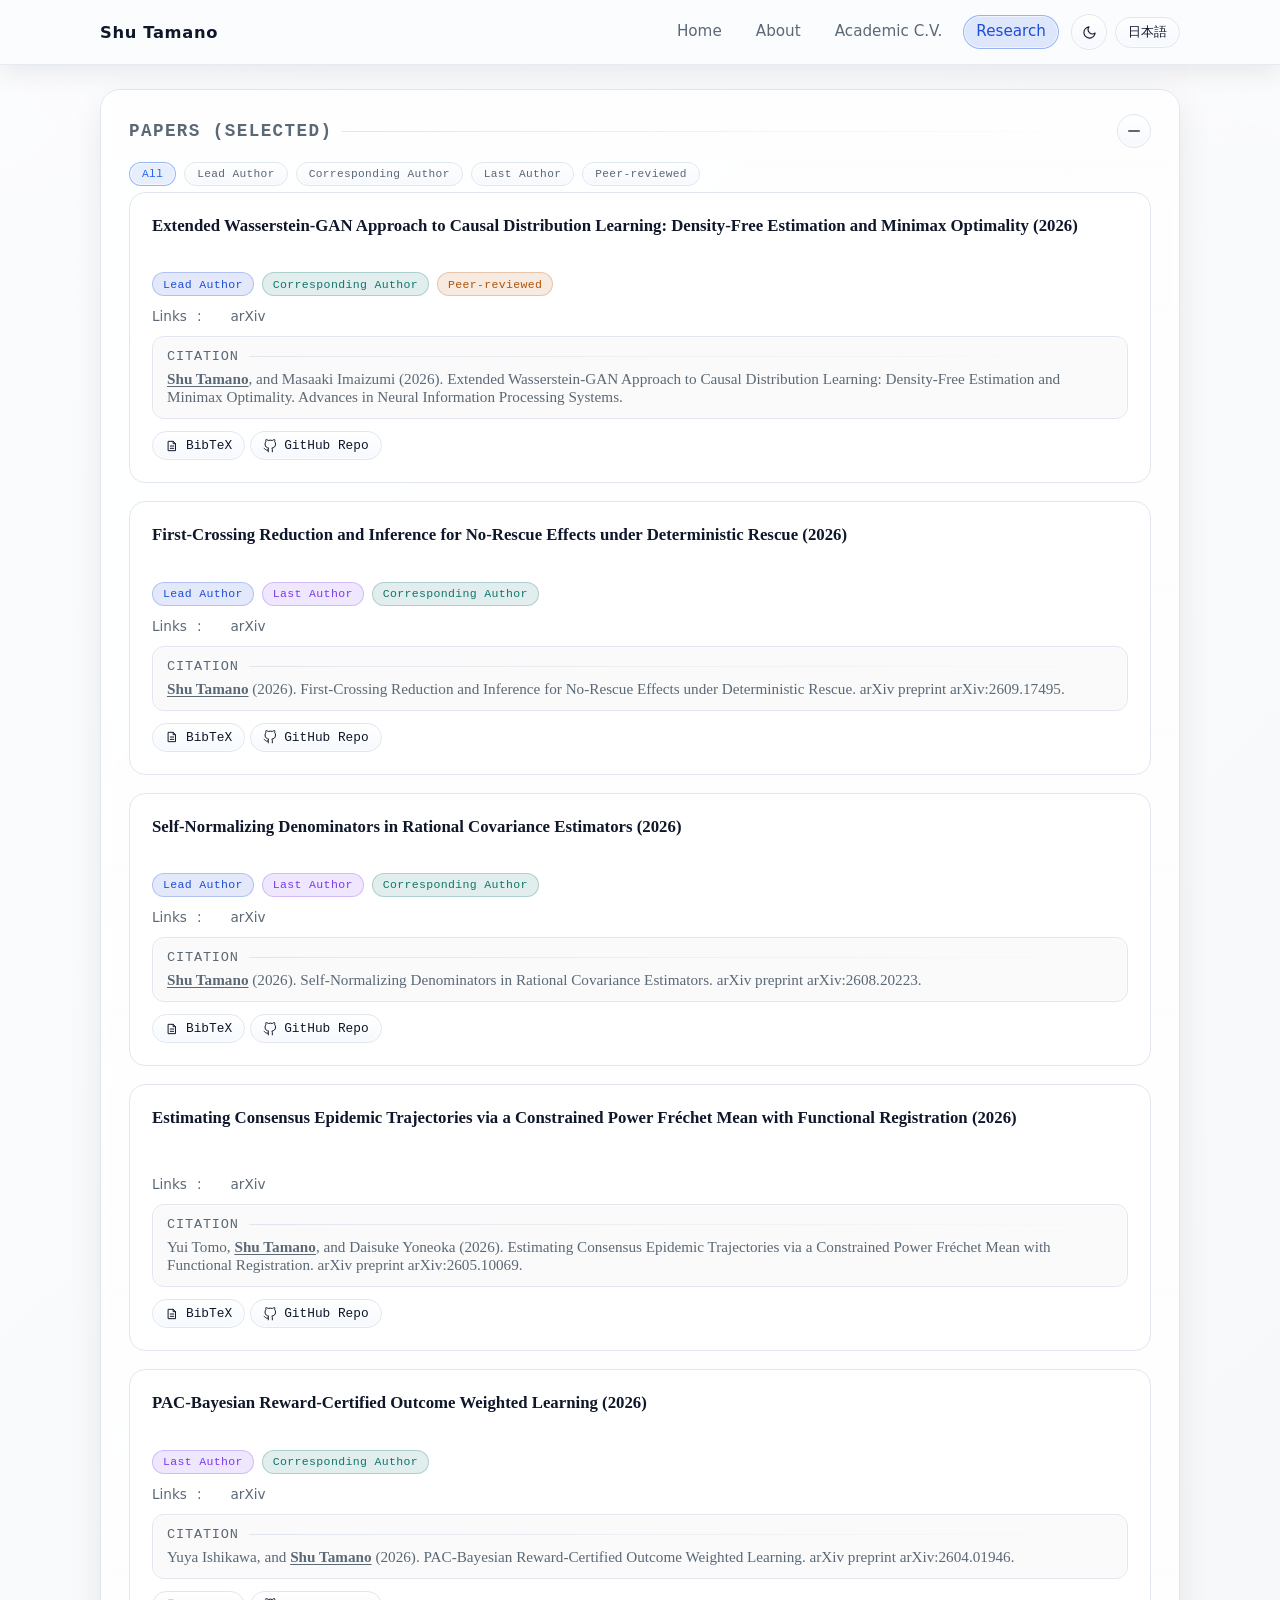
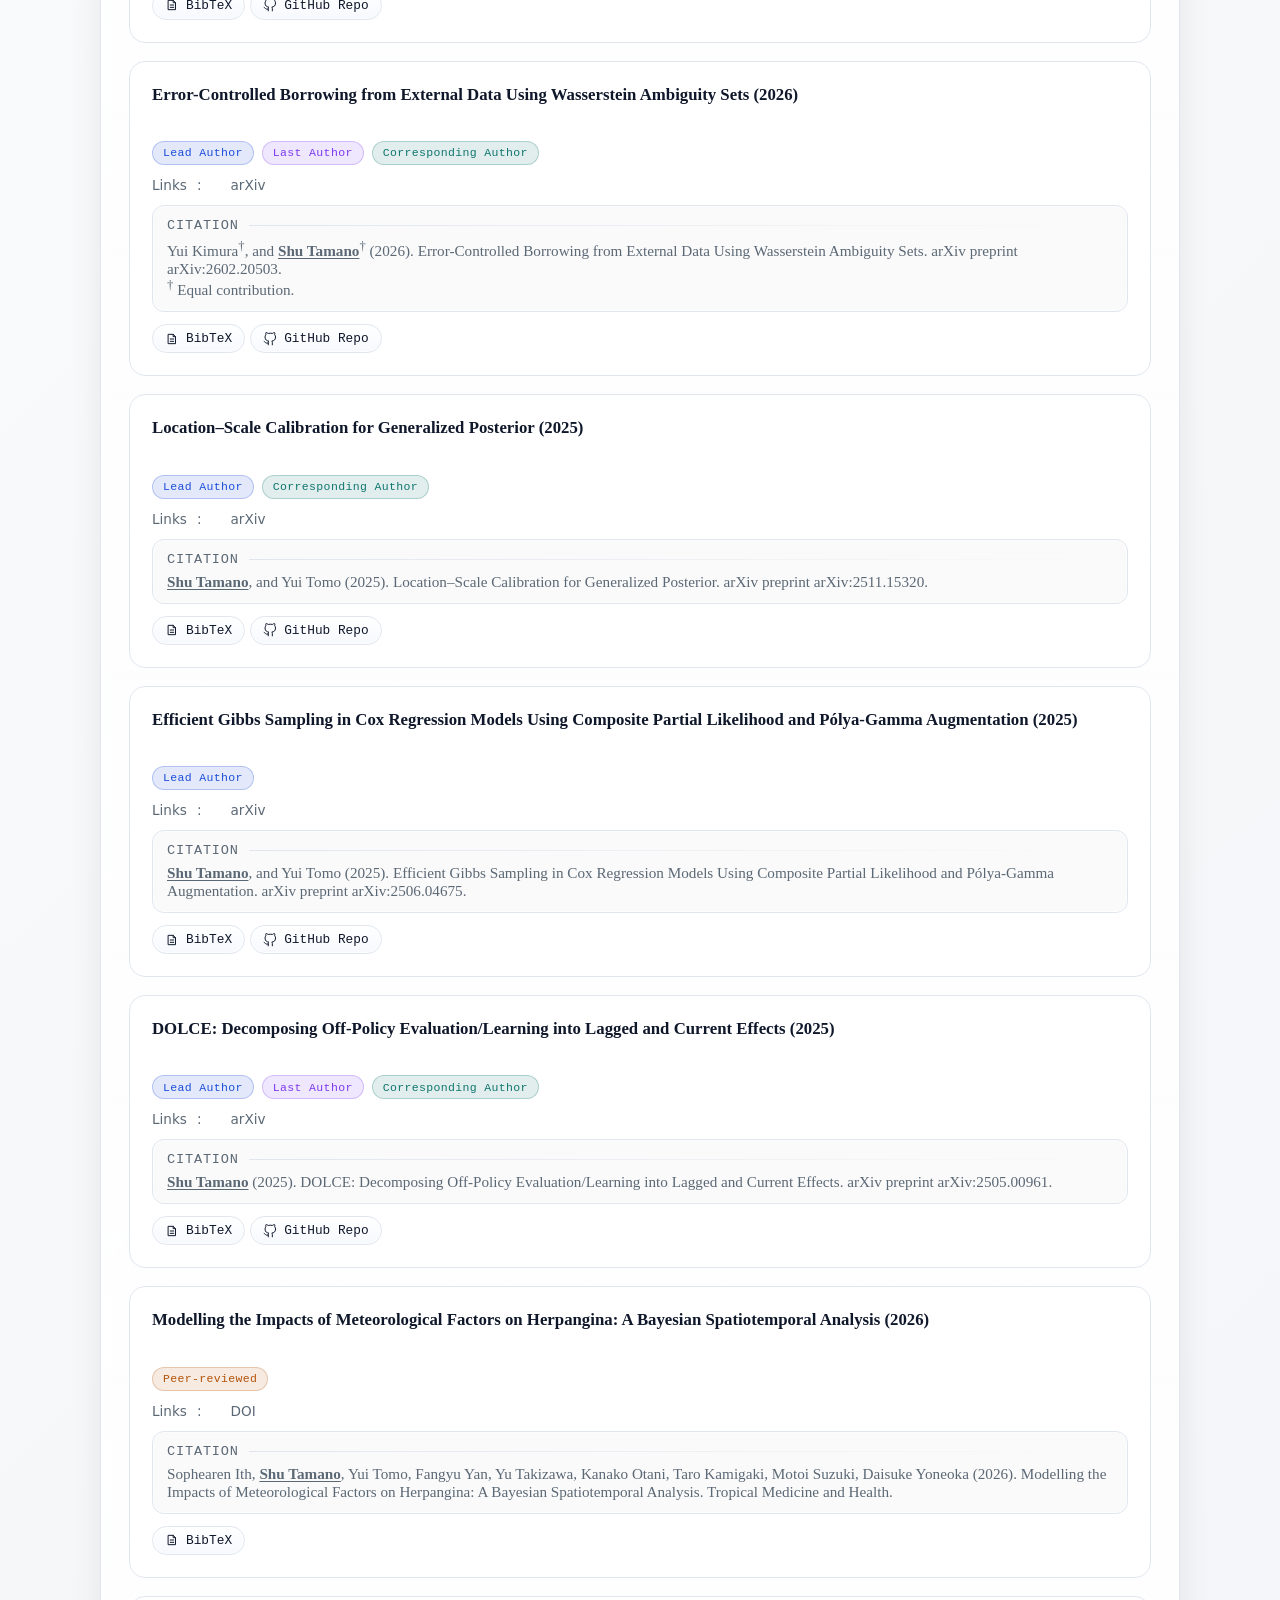
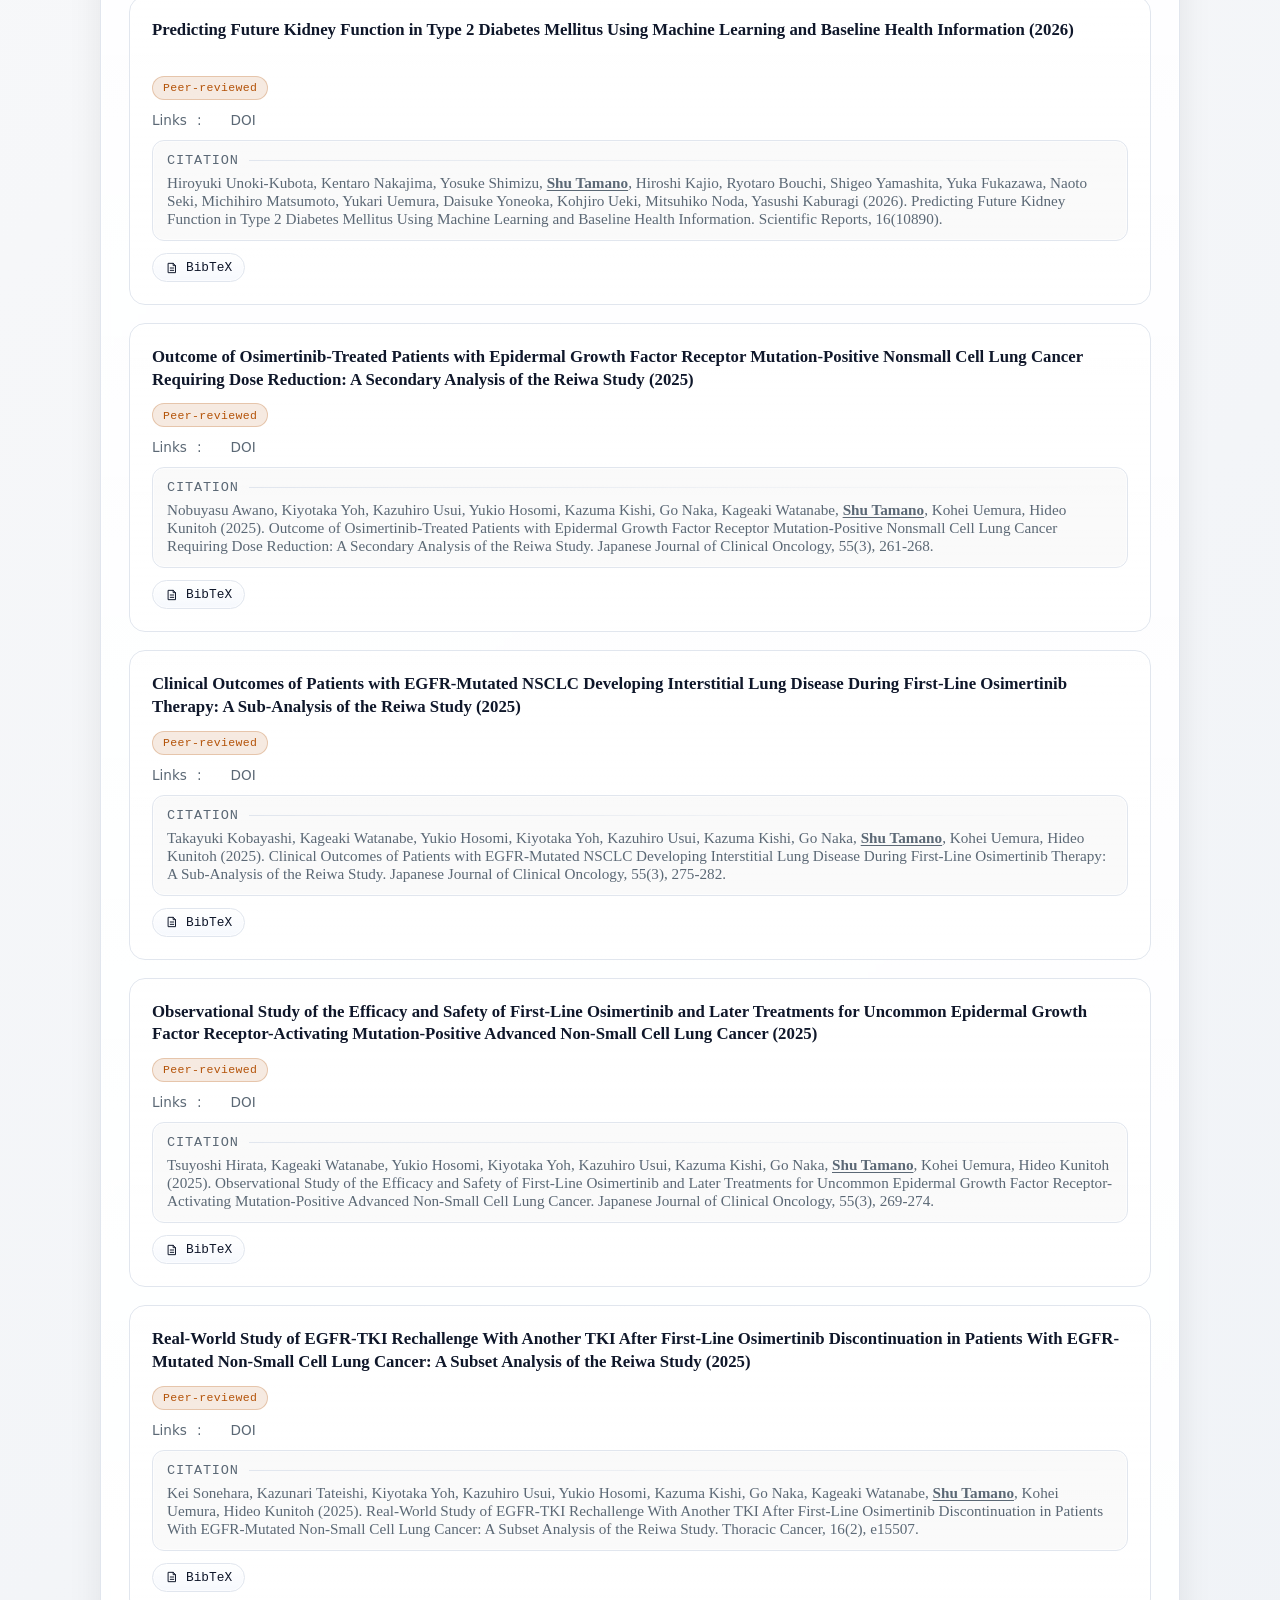
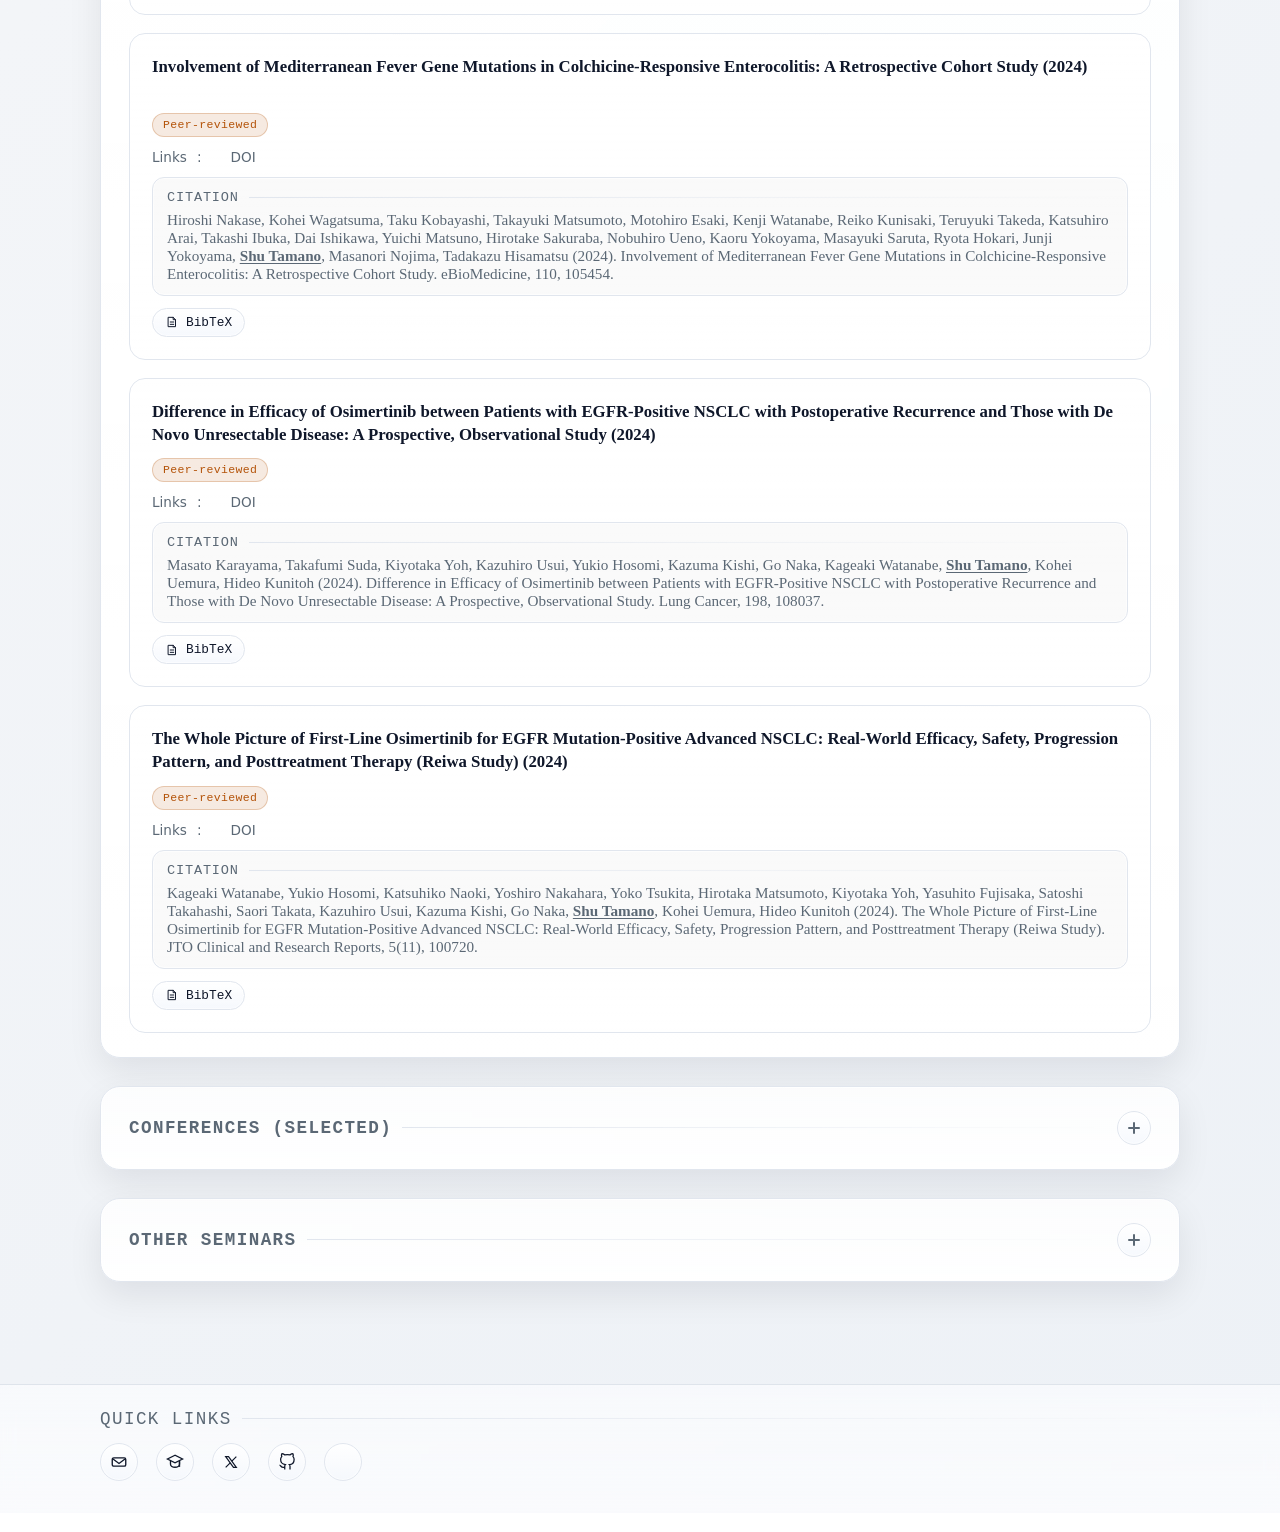
<file: research.html>
<!doctype html>
<html lang="en">
  <head>
    <meta charset="utf-8" />
    <meta name="viewport" content="width=device-width, initial-scale=1" />
    <title>Shu Tamano - Research</title>
    <meta name="description" content="Selected papers, conferences, and seminars." />
    <meta
      name="keywords"
      content="Shu Tamano, 玉野 史結, publications, papers, conferences, seminars, biostatistics, epidemiology, health security, University of Tokyo, Japan Institute for Health Security, National Institute of Infectious Diseases"
    />
    <link rel="icon" href="figs/favicon-32.png" type="image/png" sizes="32x32" />
    <link rel="apple-touch-icon" href="figs/favicon-180.png" sizes="180x180" />
    <link rel="stylesheet" href="css/style.css" />
  </head>
  <body data-page="research">
    <div id="site-header"></div>

    <main class="container">
      <section class="card reveal collapsible-card" style="--delay: 0.15s" data-collapsible data-collapsible-open>
        <div class="collapsible-header">
          <h2 class="section-title" data-i18n="research.title">Papers (Selected)</h2>
          <button
            class="collapsible-toggle"
            type="button"
            aria-expanded="true"
            aria-controls="papers-section-content"
            data-collapsible-toggle
          >
            <span class="collapsible-icon" aria-hidden="true"></span>
            <span class="sr-only">Toggle section</span>
          </button>
        </div>
        <div class="collapsible-content" id="papers-section-content" data-collapsible-content>
        <div class="filter-bar" data-filter-scope="#papers-list">
          <button class="filter-button active" type="button" data-filter="all" data-i18n="filter.all">
            All
          </button>
          <button class="filter-button" type="button" data-filter="lead" data-i18n="filter.lead">
            Lead Author
          </button>
          <button class="filter-button" type="button" data-filter="corresponding" data-i18n="filter.corresponding">
            Corresponding Author
          </button>
          <button class="filter-button" type="button" data-filter="last" data-i18n="filter.last">
            Last Author
          </button>
          <button class="filter-button" type="button" data-filter="peer" data-i18n="filter.peer">
            Peer-reviewed
          </button>
        </div>

        <div class="conference-list" id="papers-list">
          <article class="paper reveal" style="--delay: 0.15s" data-tags="lead corresponding peer">
            <h3>
              <a
                class="paper-title-link"
                href="https://arxiv.org/abs/2605.10206"
                target="_blank"
                rel="noopener"
              >
              Extended Wasserstein-GAN Approach to Causal Distribution Learning: Density-Free Estimation and Minimax Optimality (2026)
              </a>
            </h3>
            <div class="tag-row">
              <span class="tag-badge lead" data-i18n="tag.lead">Lead Author</span>
              <span class="tag-badge corresponding" data-i18n="tag.corresponding">Corresponding Author</span>
              <span class="tag-badge peer" data-i18n="tag.peer">Peer-reviewed</span>
            </div>
            <div class="links">
              <span data-i18n="research.links">Links</span>:
              <a href="https://arxiv.org/abs/2605.10206" target="_blank" rel="noopener">
                <span data-i18n="research.arxiv">arXiv</span>
              </a>
            </div>
            <div class="citation-box">
              <div class="section-title" data-i18n="research.citation">Citation</div>
              <p class="meta">
                <span class="author-name">Shu Tamano</span>, and Masaaki Imaizumi (2026). Extended Wasserstein-GAN Approach to Causal Distribution Learning: Density-Free Estimation and Minimax Optimality. Advances in Neural Information Processing Systems.
              </p>
            </div>
            <div>
              <a
                class="button"
                href="bibtex/tamano2026extended.bib"
                target="_blank"
                rel="noopener"
                data-i18n="research.bibtex"
                >BibTeX</a
              >
              <a class="button" href="https://github.com/shutech2001/GANICE" target="_blank" rel="noopener" data-i18n="research.github">
                GitHub Repo
              </a>
            </div>
          </article>

          <article class="paper reveal" style="--delay: 0.25s" data-tags="lead last corresponding">
            <h3>
              <a
                class="paper-title-link"
                href="https://arxiv.org/abs/2609.17495"
                target="_blank"
                rel="noopener"
              >
                First-Crossing Reduction and Inference for No-Rescue Effects under Deterministic Rescue (2026)
              </a>
            </h3>
            <div class="tag-row">
              <span class="tag-badge lead" data-i18n="tag.lead">Lead Author</span>
              <span class="tag-badge last" data-i18n="tag.last">Last Author</span>
              <span class="tag-badge corresponding" data-i18n="tag.corresponding">Corresponding Author</span>
            </div>
            <div class="links">
              <span data-i18n="research.links">Links</span>:
              <a href="https://arxiv.org/abs/2609.17495" target="_blank" rel="noopener">
                <span data-i18n="research.arxiv">arXiv</span>
              </a>
            </div>
            <div class="citation-box">
              <div class="section-title" data-i18n="research.citation">Citation</div>
              <p class="meta">
                <span class="author-name">Shu Tamano</span> (2026). First-Crossing Reduction and Inference for No-Rescue Effects under Deterministic Rescue. arXiv preprint arXiv:2609.17495.
              </p>
            </div>
            <div>
              <a
                class="button"
                href="bibtex/tamano2026first.bib"
                target="_blank"
                rel="noopener"
                data-i18n="research.bibtex"
                >BibTeX</a
              >
              <a class="button" href="https://github.com/shutech2001/first-crossing-no-rescue-bounds" target="_blank" rel="noopener" data-i18n="research.github">
                GitHub Repo
              </a>
            </div>
          </article>

          <article class="paper reveal" style="--delay: 0.25s" data-tags="lead last corresponding">
          <h3>
            <a
              class="paper-title-link"
              href="https://arxiv.org/abs/2608.20223"
              target="_blank"
              rel="noopener"
            >
              Self-Normalizing Denominators in Rational Covariance Estimators (2026)
            </a>
          </h3>
          <div class="tag-row">
            <span class="tag-badge lead" data-i18n="tag.lead">Lead Author</span>
            <span class="tag-badge last" data-i18n="tag.last">Last Author</span>
            <span class="tag-badge corresponding" data-i18n="tag.corresponding">Corresponding Author</span>
          </div>
          <div class="links">
            <span data-i18n="research.links">Links</span>:
            <a href="https://arxiv.org/abs/2608.20223" target="_blank" rel="noopener">
              <span data-i18n="research.arxiv">arXiv</span>
            </a>
          </div>
          <div class="citation-box">
            <div class="section-title" data-i18n="research.citation">Citation</div>
            <p class="meta">
              <span class="author-name">Shu Tamano</span> (2026). Self-Normalizing Denominators in Rational Covariance Estimators. arXiv preprint arXiv:2608.20223.
            </p>
          </div>
          <div>
            <a
              class="button"
              href="bibtex/tamano2026self.bib"
              target="_blank"
              rel="noopener"
              data-i18n="research.bibtex"
              >BibTeX</a
            >
            <a class="button" href="https://github.com/shutech2001/self-normalizing-denominators-experiments" target="_blank" rel="noopener" data-i18n="research.github">
              GitHub Repo
            </a>
          </div>
        </article>

        <article class="paper reveal" style="--delay: 0.15s" data-tags="">
          <h3>
            <a
              class="paper-title-link"
              href="https://arxiv.org/abs/2605.10069"
              target="_blank"
              rel="noopener"
            >
            Estimating Consensus Epidemic Trajectories via a Constrained Power Fréchet Mean with Functional Registration (2026)
            </a>
          </h3>
          <div class="tag-row">
          </div>
          <div class="links">
            <span data-i18n="research.links">Links</span>:
            <a href="https://arxiv.org/abs/2605.10069" target="_blank" rel="noopener">
              <span data-i18n="research.arxiv">arXiv</span>
            </a>
          </div>
          <div class="citation-box">
            <div class="section-title" data-i18n="research.citation">Citation</div>
            <p class="meta">
              Yui Tomo, <span class="author-name">Shu Tamano</span>, and Daisuke Yoneoka (2026). Estimating Consensus Epidemic Trajectories via a Constrained Power Fréchet Mean with Functional Registration. arXiv preprint arXiv:2605.10069.
            </p>
          </div>
          <div>
            <a
              class="button"
              href="bibtex/tomo2026estimating.bib"
              target="_blank"
              rel="noopener"
              data-i18n="research.bibtex"
              >BibTeX</a
            >
            <a class="button" href="https://github.com/t-yui/ConsensusEpidemicTrajectory" target="_blank" rel="noopener" data-i18n="research.github">
              GitHub Repo
            </a>
          </div>
        </article>

        <article class="paper reveal" style="--delay: 0.15s" data-tags="last corresponding">
          <h3>
            <a
              class="paper-title-link"
              href="https://arxiv.org/abs/2604.01946"
              target="_blank"
              rel="noopener"
            >
            PAC-Bayesian Reward-Certified Outcome Weighted Learning (2026)
            </a>
          </h3>
          <div class="tag-row">
            <span class="tag-badge last" data-i18n="tag.last">Last Author</span>
            <span class="tag-badge corresponding" data-i18n="tag.corresponding">Corresponding Author</span>
          </div>
          <div class="links">
            <span data-i18n="research.links">Links</span>:
            <a href="https://arxiv.org/abs/2604.01946" target="_blank" rel="noopener">
              <span data-i18n="research.arxiv">arXiv</span>
            </a>
          </div>
          <div class="citation-box">
            <div class="section-title" data-i18n="research.citation">Citation</div>
            <p class="meta">
              Yuya Ishikawa, and <span class="author-name">Shu Tamano</span> (2026). PAC-Bayesian Reward-Certified Outcome Weighted Learning. arXiv preprint arXiv:2604.01946.
            </p>
          </div>
          <div>
            <a
              class="button"
              href="bibtex/ishikawa2026pac.bib"
              target="_blank"
              rel="noopener"
              data-i18n="research.bibtex"
              >BibTeX</a
            >
            <a class="button" href="https://github.com/shutech2001/PROWL" target="_blank" rel="noopener" data-i18n="research.github">
              GitHub Repo
            </a>
          </div>
        </article>

        <article class="paper reveal" style="--delay: 0.15s" data-tags="lead last corresponding">
          <h3>
            <a
              class="paper-title-link"
              href="https://arxiv.org/abs/2602.20503"
              target="_blank"
              rel="noopener"
            >
            Error-Controlled Borrowing from External Data Using Wasserstein Ambiguity Sets (2026)
            </a>
          </h3>
          <div class="tag-row">
            <span class="tag-badge lead" data-i18n="tag.lead">Lead Author</span>
            <span class="tag-badge last" data-i18n="tag.last">Last Author</span>
            <span class="tag-badge corresponding" data-i18n="tag.corresponding">Corresponding Author</span>
          </div>
          <div class="links">
            <span data-i18n="research.links">Links</span>:
            <a href="https://arxiv.org/abs/2602.20503" target="_blank" rel="noopener">
              <span data-i18n="research.arxiv">arXiv</span>
            </a>
          </div>
          <div class="citation-box">
            <div class="section-title" data-i18n="research.citation">Citation</div>
            <p class="meta">
              Yui Kimura<sup>&dagger;</sup>, and <span class="author-name">Shu Tamano</span><sup>&dagger;</sup> (2026). Error-Controlled Borrowing from External Data Using Wasserstein Ambiguity Sets. arXiv preprint arXiv:2602.20503.
            </p>
            <p class="meta" data-i18n-html="research.equalContribution"><sup>&dagger;</sup> Equal contribution.</p>
          </div>
          <div>
            <a
              class="button"
              href="bibtex/kimura2026error.bib"
              target="_blank"
              rel="noopener"
              data-i18n="research.bibtex"
              >BibTeX</a
            >
            <a class="button" href="https://github.com/shutech2001/bond-experiments" target="_blank" rel="noopener" data-i18n="research.github">
              GitHub Repo
            </a>
          </div>
        </article>

        <article class="paper reveal" style="--delay: 0.15s" data-tags="lead corresponding">
          <h3>
            <a
              class="paper-title-link"
              href="https://arxiv.org/abs/2511.15320"
              target="_blank"
              rel="noopener"
            >
              Location–Scale Calibration for Generalized Posterior (2025)
            </a>
          </h3>
          <div class="tag-row">
            <span class="tag-badge lead" data-i18n="tag.lead">Lead Author</span>
            <span class="tag-badge corresponding" data-i18n="tag.corresponding">Corresponding Author</span>
          </div>
          <div class="links">
            <span data-i18n="research.links">Links</span>:
            <a href="https://arxiv.org/abs/2511.15320" target="_blank" rel="noopener">
              <span data-i18n="research.arxiv">arXiv</span>
            </a>
          </div>
          <div class="citation-box">
            <div class="section-title" data-i18n="research.citation">Citation</div>
            <p class="meta">
              <span class="author-name">Shu Tamano</span>, and Yui Tomo (2025). Location–Scale Calibration for Generalized Posterior. arXiv preprint arXiv:2511.15320.
            </p>
          </div>
          <div>
            <a
              class="button"
              href="bibtex/tamano2025location.bib"
              target="_blank"
              rel="noopener"
              data-i18n="research.bibtex"
              >BibTeX</a
            >
            <a class="button" href="https://github.com/shutech2001/ls-calib-gp" target="_blank" rel="noopener" data-i18n="research.github">
              GitHub Repo
            </a>
          </div>
        </article>

        <article class="paper reveal" style="--delay: 0.25s" data-tags="lead">
          <h3>
            <a
              class="paper-title-link"
              href="https://arxiv.org/abs/2506.04675"
              target="_blank"
              rel="noopener"
            >
              Efficient Gibbs Sampling in Cox Regression Models Using Composite Partial Likelihood and Pólya-Gamma
              Augmentation (2025)
            </a>
          </h3>
          <div class="tag-row">
            <span class="tag-badge lead" data-i18n="tag.lead">Lead Author</span>
          </div>
          <div class="links">
            <span data-i18n="research.links">Links</span>:
            <a href="https://arxiv.org/abs/2506.04675" target="_blank" rel="noopener">
              <span data-i18n="research.arxiv">arXiv</span>
            </a>
          </div>
          <div class="citation-box">
            <div class="section-title" data-i18n="research.citation">Citation</div>
            <p class="meta">
              <span class="author-name">Shu Tamano</span>, and Yui Tomo (2025). Efficient Gibbs Sampling in Cox Regression Models Using Composite Partial Likelihood and Pólya-Gamma Augmentation. arXiv preprint arXiv:2506.04675.
            </p>
          </div>
          <div>
            <a
              class="button"
              href="bibtex/tamano2025efficient.bib"
              target="_blank"
              rel="noopener"
              data-i18n="research.bibtex"
              >BibTeX</a
            >
            <a class="button" href="https://github.com/shutech2001/GS4Cox" target="_blank" rel="noopener" data-i18n="research.github">
              GitHub Repo
            </a>
          </div>
        </article>

        <article class="paper reveal" style="--delay: 0.25s" data-tags="lead last corresponding">
          <h3>
            <a
              class="paper-title-link"
              href="https://arxiv.org/abs/2505.00961"
              target="_blank"
              rel="noopener"
            >
              DOLCE: Decomposing Off-Policy Evaluation/Learning into Lagged and Current Effects (2025)
            </a>
          </h3>
          <div class="tag-row">
            <span class="tag-badge lead" data-i18n="tag.lead">Lead Author</span>
            <span class="tag-badge last" data-i18n="tag.last">Last Author</span>
            <span class="tag-badge corresponding" data-i18n="tag.corresponding">Corresponding Author</span>
          </div>
          <div class="links">
            <span data-i18n="research.links">Links</span>:
            <a href="https://arxiv.org/abs/2505.00961" target="_blank" rel="noopener">
              <span data-i18n="research.arxiv">arXiv</span>
            </a>
          </div>
          <div class="citation-box">
            <div class="section-title" data-i18n="research.citation">Citation</div>
            <p class="meta">
              <span class="author-name">Shu Tamano</span> (2025). DOLCE: Decomposing Off-Policy Evaluation/Learning into Lagged and Current Effects. arXiv preprint arXiv:2505.00961.
            </p>
          </div>
          <div>
            <a
              class="button"
              href="bibtex/tamano2025dolce.bib"
              target="_blank"
              rel="noopener"
              data-i18n="research.bibtex"
              >BibTeX</a
            >
            <a class="button" href="https://github.com/shutech2001/DOLCE" target="_blank" rel="noopener" data-i18n="research.github">
              GitHub Repo
            </a>
          </div>
        </article>

        <article class="paper reveal" style="--delay: 0.25s" data-tags="peer">
          <h3>
            <a
              class="paper-title-link"
              href="https://doi.org/10.1186/s41182-026-01000-x"
              target="_blank"
              rel="noopener"
            >
            Modelling the Impacts of Meteorological Factors on Herpangina: A Bayesian Spatiotemporal Analysis (2026)
            </a>
          </h3>
          <div class="tag-row">
            <span class="tag-badge peer" data-i18n="tag.peer">Peer-reviewed</span>
          </div>
          <div class="links">
            <span data-i18n="research.links">Links</span>:
            <a href="https://doi.org/10.1186/s41182-026-01000-x" target="_blank" rel="noopener">
              <span data-i18n="research.doi">DOI</span>
            </a>
          </div>
          <div class="citation-box">
            <div class="section-title" data-i18n="research.citation">Citation</div>
            <p class="meta">
              Sophearen Ith, <span class="author-name">Shu Tamano</span>, Yui Tomo, Fangyu Yan, Yu Takizawa, Kanako Otani, Taro Kamigaki, Motoi Suzuki, Daisuke Yoneoka (2026). Modelling the Impacts of Meteorological Factors on Herpangina: A Bayesian Spatiotemporal Analysis. Tropical Medicine and Health.
            </p>
          </div>
          <div>
            <a
              class="button"
              href="bibtex/ith2026modelling.bib"
              target="_blank"
              rel="noopener"
              data-i18n="research.bibtex"
              >BibTeX</a
            >
          </div>
        </article>

        <article class="paper reveal" style="--delay: 0.25s" data-tags="peer">
          <h3>
            <a
              class="paper-title-link"
              href="https://doi.org/10.1038/s41598-026-45500-6"
              target="_blank"
              rel="noopener"
            >
            Predicting Future Kidney Function in Type 2 Diabetes Mellitus Using Machine Learning and Baseline Health Information (2026)
            </a>
          </h3>
          <div class="tag-row">
            <span class="tag-badge peer" data-i18n="tag.peer">Peer-reviewed</span>
          </div>
          <div class="links">
            <span data-i18n="research.links">Links</span>:
            <a href="https://doi.org/10.1038/s41598-026-45500-6" target="_blank" rel="noopener">
              <span data-i18n="research.doi">DOI</span>
            </a>
          </div>
          <div class="citation-box">
            <div class="section-title" data-i18n="research.citation">Citation</div>
            <p class="meta">
              Hiroyuki Unoki-Kubota, Kentaro Nakajima, Yosuke Shimizu, <span class="author-name">Shu Tamano</span>, Hiroshi Kajio, Ryotaro Bouchi, Shigeo Yamashita, Yuka Fukazawa, Naoto Seki, Michihiro Matsumoto, Yukari Uemura, Daisuke Yoneoka, Kohjiro Ueki, Mitsuhiko Noda, Yasushi Kaburagi (2026). Predicting Future Kidney Function in Type 2 Diabetes Mellitus Using Machine Learning and Baseline Health Information. Scientific Reports, 16(10890).
            </p>
          </div>
          <div>
            <a
              class="button"
              href="bibtex/unoki2026predicting.bib"
              target="_blank"
              rel="noopener"
              data-i18n="research.bibtex"
              >BibTeX</a
            >
          </div>
        </article>

        <article class="paper reveal" style="--delay: 0.25s" data-tags="peer">
          <h3>
            <a
              class="paper-title-link"
              href="https://doi.org/10.1093/jjco/hyae173"
              target="_blank"
              rel="noopener"
            >
              Outcome of Osimertinib-Treated Patients with Epidermal Growth Factor Receptor Mutation-Positive Nonsmall
              Cell Lung Cancer Requiring Dose Reduction: A Secondary Analysis of the Reiwa Study (2025)
            </a>
          </h3>
          <div class="tag-row">
            <span class="tag-badge peer" data-i18n="tag.peer">Peer-reviewed</span>
          </div>
          <div class="links">
            <span data-i18n="research.links">Links</span>:
            <a href="https://doi.org/10.1093/jjco/hyae173" target="_blank" rel="noopener">
              <span data-i18n="research.doi">DOI</span>
            </a>
          </div>
          <div class="citation-box">
            <div class="section-title" data-i18n="research.citation">Citation</div>
            <p class="meta">
              Nobuyasu Awano, Kiyotaka Yoh, Kazuhiro Usui, Yukio Hosomi, Kazuma Kishi, Go Naka, Kageaki Watanabe, <span class="author-name">Shu Tamano</span>, Kohei Uemura, Hideo Kunitoh (2025). Outcome of Osimertinib-Treated Patients with Epidermal Growth Factor Receptor Mutation-Positive Nonsmall Cell Lung Cancer Requiring Dose Reduction: A Secondary Analysis of the Reiwa Study. Japanese Journal of Clinical Oncology, 55(3), 261-268.
            </p>
          </div>
          <div>
            <a
              class="button"
              href="bibtex/awano2025outcome.bib"
              target="_blank"
              rel="noopener"
              data-i18n="research.bibtex"
              >BibTeX</a
            >
          </div>
        </article>

        <article class="paper reveal" style="--delay: 0.25s" data-tags="peer">
          <h3>
            <a
              class="paper-title-link"
              href="https://doi.org/10.1093/jjco/hyae178"
              target="_blank"
              rel="noopener"
            >
              Clinical Outcomes of Patients with EGFR-Mutated NSCLC Developing Interstitial Lung Disease During
              First-Line Osimertinib Therapy: A Sub-Analysis of the Reiwa Study (2025)
            </a>
          </h3>
          <div class="tag-row">
            <span class="tag-badge peer" data-i18n="tag.peer">Peer-reviewed</span>
          </div>
          <div class="links">
            <span data-i18n="research.links">Links</span>:
            <a href="https://doi.org/10.1093/jjco/hyae178" target="_blank" rel="noopener">
              <span data-i18n="research.doi">DOI</span>
            </a>
          </div>
          <div class="citation-box">
            <div class="section-title" data-i18n="research.citation">Citation</div>
            <p class="meta">
              Takayuki Kobayashi, Kageaki Watanabe, Yukio Hosomi, Kiyotaka Yoh, Kazuhiro Usui, Kazuma Kishi, Go Naka, <span class="author-name">Shu Tamano</span>, Kohei Uemura, Hideo Kunitoh (2025). Clinical Outcomes of Patients with EGFR-Mutated NSCLC Developing Interstitial Lung Disease During First-Line Osimertinib Therapy: A Sub-Analysis of the Reiwa Study. Japanese Journal of Clinical Oncology, 55(3), 275-282.
            </p>
          </div>
          <div>
            <a
              class="button"
              href="bibtex/kobayashi2025clinical.bib"
              target="_blank"
              rel="noopener"
              data-i18n="research.bibtex"
              >BibTeX</a
            >
          </div>
        </article>

        <article class="paper reveal" style="--delay: 0.25s" data-tags="peer">
          <h3>
            <a
              class="paper-title-link"
              href="https://doi.org/10.1093/jjco/hyae176"
              target="_blank"
              rel="noopener"
            >
              Observational Study of the Efficacy and Safety of First-Line Osimertinib and Later Treatments for
              Uncommon Epidermal Growth Factor Receptor-Activating Mutation-Positive Advanced Non-Small Cell Lung
              Cancer (2025)
            </a>
          </h3>
          <div class="tag-row">
            <span class="tag-badge peer" data-i18n="tag.peer">Peer-reviewed</span>
          </div>
          <div class="links">
            <span data-i18n="research.links">Links</span>:
            <a href="https://doi.org/10.1093/jjco/hyae176" target="_blank" rel="noopener">
              <span data-i18n="research.doi">DOI</span>
            </a>
          </div>
          <div class="citation-box">
            <div class="section-title" data-i18n="research.citation">Citation</div>
            <p class="meta">
              Tsuyoshi Hirata, Kageaki Watanabe, Yukio Hosomi, Kiyotaka Yoh, Kazuhiro Usui, Kazuma Kishi, Go Naka, <span class="author-name">Shu Tamano</span>, Kohei Uemura, Hideo Kunitoh (2025). Observational Study of the Efficacy and Safety of First-Line Osimertinib and Later Treatments for Uncommon Epidermal Growth Factor Receptor-Activating Mutation-Positive Advanced Non-Small Cell Lung Cancer. Japanese Journal of Clinical Oncology, 55(3), 269-274.
            </p>
          </div>
          <div>
            <a
              class="button"
              href="bibtex/hirata2025observational.bib"
              target="_blank"
              rel="noopener"
              data-i18n="research.bibtex"
              >BibTeX</a
            >
          </div>
        </article>

        <article class="paper reveal" style="--delay: 0.25s" data-tags="peer">
          <h3>
            <a
              class="paper-title-link"
              href="https://doi.org/10.1111/1759-7714.15507"
              target="_blank"
              rel="noopener"
            >
              Real-World Study of EGFR-TKI Rechallenge With Another TKI After First-Line Osimertinib Discontinuation in
              Patients With EGFR-Mutated Non-Small Cell Lung Cancer: A Subset Analysis of the Reiwa Study (2025)
            </a>
          </h3>
          <div class="tag-row">
            <span class="tag-badge peer" data-i18n="tag.peer">Peer-reviewed</span>
          </div>
          <div class="links">
            <span data-i18n="research.links">Links</span>:
            <a href="https://doi.org/10.1111/1759-7714.15507" target="_blank" rel="noopener">
              <span data-i18n="research.doi">DOI</span>
            </a>
          </div>
          <div class="citation-box">
            <div class="section-title" data-i18n="research.citation">Citation</div>
            <p class="meta">
              Kei Sonehara, Kazunari Tateishi, Kiyotaka Yoh, Kazuhiro Usui, Yukio Hosomi, Kazuma Kishi, Go Naka, Kageaki Watanabe, <span class="author-name">Shu Tamano</span>, Kohei Uemura, Hideo Kunitoh (2025). Real-World Study of EGFR-TKI Rechallenge With Another TKI After First-Line Osimertinib Discontinuation in Patients With EGFR-Mutated Non-Small Cell Lung Cancer: A Subset Analysis of the Reiwa Study. Thoracic Cancer, 16(2), e15507.
            </p>
          </div>
          <div>
            <a
              class="button"
              href="bibtex/sonehara2025real.bib"
              target="_blank"
              rel="noopener"
              data-i18n="research.bibtex"
              >BibTeX</a
            >
          </div>
        </article>

        <article class="paper reveal" style="--delay: 0.25s" data-tags="peer">
          <h3>
            <a
              class="paper-title-link"
              href="https://doi.org/10.1016/j.ebiom.2024.105454"
              target="_blank"
              rel="noopener"
            >
              Involvement of Mediterranean Fever Gene Mutations in Colchicine-Responsive Enterocolitis: A Retrospective
              Cohort Study (2024)
            </a>
          </h3>
          <div class="tag-row">
            <span class="tag-badge peer" data-i18n="tag.peer">Peer-reviewed</span>
          </div>
          <div class="links">
            <span data-i18n="research.links">Links</span>:
            <a href="https://doi.org/10.1016/j.ebiom.2024.105454" target="_blank" rel="noopener">
              <span data-i18n="research.doi">DOI</span>
            </a>
          </div>
          <div class="citation-box">
            <div class="section-title" data-i18n="research.citation">Citation</div>
            <p class="meta">
              Hiroshi Nakase, Kohei Wagatsuma, Taku Kobayashi, Takayuki Matsumoto, Motohiro Esaki, Kenji Watanabe, Reiko Kunisaki, Teruyuki Takeda, Katsuhiro Arai, Takashi Ibuka, Dai Ishikawa, Yuichi Matsuno, Hirotake Sakuraba, Nobuhiro Ueno, Kaoru Yokoyama, Masayuki Saruta, Ryota Hokari, Junji Yokoyama, <span class="author-name">Shu Tamano</span>, Masanori Nojima, Tadakazu Hisamatsu (2024). Involvement of Mediterranean Fever Gene Mutations in Colchicine-Responsive Enterocolitis: A Retrospective Cohort Study. eBioMedicine, 110, 105454.
            </p>
          </div>
          <div>
            <a
              class="button"
              href="bibtex/nakase2024involvement.bib"
              target="_blank"
              rel="noopener"
              data-i18n="research.bibtex"
              >BibTeX</a
            >
          </div>
        </article>

        <article class="paper reveal" style="--delay: 0.25s" data-tags="peer">
          <h3>
            <a
              class="paper-title-link"
              href="https://doi.org/10.1016/j.lungcan.2024.108037"
              target="_blank"
              rel="noopener"
            >
              Difference in Efficacy of Osimertinib between Patients with EGFR-Positive NSCLC with Postoperative
              Recurrence and Those with De Novo Unresectable Disease: A Prospective, Observational Study (2024)
            </a>
          </h3>
          <div class="tag-row">
            <span class="tag-badge peer" data-i18n="tag.peer">Peer-reviewed</span>
          </div>
          <div class="links">
            <span data-i18n="research.links">Links</span>:
            <a href="https://doi.org/10.1016/j.lungcan.2024.108037" target="_blank" rel="noopener">
              <span data-i18n="research.doi">DOI</span>
            </a>
          </div>
          <div class="citation-box">
            <div class="section-title" data-i18n="research.citation">Citation</div>
            <p class="meta">
              Masato Karayama, Takafumi Suda, Kiyotaka Yoh, Kazuhiro Usui, Yukio Hosomi, Kazuma Kishi, Go Naka, Kageaki Watanabe, <span class="author-name">Shu Tamano</span>, Kohei Uemura, Hideo Kunitoh (2024). Difference in Efficacy of Osimertinib between Patients with EGFR-Positive NSCLC with Postoperative Recurrence and Those with De Novo Unresectable Disease: A Prospective, Observational Study. Lung Cancer, 198, 108037.
            </p>
          </div>
          <div>
            <a
              class="button"
              href="bibtex/karayama2024difference.bib"
              target="_blank"
              rel="noopener"
              data-i18n="research.bibtex"
              >BibTeX</a
            >
          </div>
        </article>

        <article class="paper reveal" style="--delay: 0.25s" data-tags="peer">
          <h3>
            <a
              class="paper-title-link"
              href="https://doi.org/10.1016/j.jtocrr.2024.100720"
              target="_blank"
              rel="noopener"
            >
              The Whole Picture of First-Line Osimertinib for EGFR Mutation-Positive Advanced NSCLC: Real-World
              Efficacy, Safety, Progression Pattern, and Posttreatment Therapy (Reiwa Study) (2024)
            </a>
          </h3>
          <div class="tag-row">
            <span class="tag-badge peer" data-i18n="tag.peer">Peer-reviewed</span>
          </div>
          <div class="links">
            <span data-i18n="research.links">Links</span>:
            <a href="https://doi.org/10.1016/j.jtocrr.2024.100720" target="_blank" rel="noopener">
              <span data-i18n="research.doi">DOI</span>
            </a>
          </div>
          <div class="citation-box">
            <div class="section-title" data-i18n="research.citation">Citation</div>
            <p class="meta">
              Kageaki Watanabe, Yukio Hosomi, Katsuhiko Naoki, Yoshiro Nakahara, Yoko Tsukita, Hirotaka Matsumoto, Kiyotaka Yoh, Yasuhito Fujisaka, Satoshi Takahashi, Saori Takata, Kazuhiro Usui, Kazuma Kishi, Go Naka, <span class="author-name">Shu Tamano</span>, Kohei Uemura, Hideo Kunitoh (2024). The Whole Picture of First-Line Osimertinib for EGFR Mutation-Positive Advanced NSCLC: Real-World Efficacy, Safety, Progression Pattern, and Posttreatment Therapy (Reiwa Study). JTO Clinical and Research Reports, 5(11), 100720.
            </p>
          </div>
          <div>
            <a
              class="button"
              href="bibtex/watanabe2024whole.bib"
              target="_blank"
              rel="noopener"
              data-i18n="research.bibtex"
              >BibTeX</a
            >
          </div>
        </article>
        </div>
        </div>
      </section>


      <section class="card reveal collapsible-card" style="--delay: 0.35s" data-collapsible>
        <div class="collapsible-header">
          <h2 class="section-title" data-i18n="research.conferenceTitle">Conferences</h2>
          <button
            class="collapsible-toggle"
            type="button"
            aria-expanded="true"
            aria-controls="conference-section-content"
            data-collapsible-toggle
          >
            <span class="collapsible-icon" aria-hidden="true"></span>
            <span class="sr-only">Toggle section</span>
          </button>
        </div>
        <div class="collapsible-content" id="conference-section-content" data-collapsible-content>
        <div class="filter-bar" data-filter-scope="#conference-list">
          <button class="filter-button active" type="button" data-filter="all" data-i18n="filter.all">
            All
          </button>
          <button class="filter-button" type="button" data-filter="leadPresenter" data-i18n="filter.leadPresenter">
            Lead Presenter
          </button>
          <button class="filter-button" type="button" data-filter="coPresenter" data-i18n="filter.coPresenter">
            Co-presenter
          </button>
          <button class="filter-button" type="button" data-filter="oral" data-i18n="filter.oral">
            Oral
          </button>
          <button class="filter-button" type="button" data-filter="poster" data-i18n="filter.poster">
            Poster
          </button>
        </div>
        <div class="conference-list" id="conference-list">
          <article class="paper" data-tags="leadPresenter poster">
            <h3>
              <span class="lang-en">Theoretical Analysis of the Recoverability of Machine Unlearning Against Retraining Attacks Using Neural Tangent Kernels</span>
              <span class="lang-ja">NTKを用いたアンラーニングの再学習攻撃に対する回復可能性の解析</span>
            </h3>
            <div class="tag-row">
              <span class="tag-badge presenter-lead" data-i18n="tag.leadPresenter">Lead Presenter</span>
              <span class="tag-badge poster" data-i18n="tag.poster">Poster</span>
            </div>
            <ul class="cv-meta">
              <li>
                <span class="cv-label" data-i18n="conf.society">Society</span>
                <span>
                  <span class="lang-en">The 29th Information-Based Induction Sciences Workshop</span>
                  <span class="lang-ja">第29回情報論的学習理論ワークショップ</span>
                </span>
              </li>
              <li>
                <span class="cv-label" data-i18n="conf.city">City</span>
                <span><span class="lang-en">Saitama</span><span class="lang-ja">埼玉</span></span>
              </li>
              <li>
                <span class="cv-label" data-i18n="conf.country">Country</span>
                <span><span class="lang-en">Japan</span><span class="lang-ja">日本</span></span>
              </li>
              <li>
                <span class="cv-label" data-i18n="conf.presenters">Presenters</span>
                <span>
                  <span class="lang-en"><span class="author-name">Shu Tamano</span>, Masaaki Imaizumi</span>
                  <span class="lang-ja"><span class="author-name">玉野 史結</span>、今泉 允聡</span>
                </span>
              </li>
              <li>
                <span class="cv-label" data-i18n="conf.date">Date</span>
                <span><span class="lang-en">2026-10</span><span class="lang-ja">2026年10月</span></span>
              </li>
            </ul>
          </article>

          <article class="paper" data-tags="leadPresenter poster">
            <h3>
              <span class="lang-en">Extended Wasserstein-GAN Approach to Causal Distribution Learning: Density-Free Estimation and Minimax Optimality</span>
              <span class="lang-ja">拡張Wasserstein GANによる条件付き介入分布推定のミニマックス最適性</span>
            </h3>
            <div class="tag-row">
              <span class="tag-badge presenter-lead" data-i18n="tag.leadPresenter">Lead Presenter</span>
              <span class="tag-badge poster" data-i18n="tag.poster">Poster</span>
            </div>
            <ul class="cv-meta">
              <li>
                <span class="cv-label" data-i18n="conf.society">Society</span>
                <span>
                  <span class="lang-en">The 29th Information-Based Induction Sciences Workshop</span>
                  <span class="lang-ja">第29回情報論的学習理論ワークショップ</span>
                </span>
              </li>
              <li>
                <span class="cv-label" data-i18n="conf.city">City</span>
                <span><span class="lang-en">Saitama</span><span class="lang-ja">埼玉</span></span>
              </li>
              <li>
                <span class="cv-label" data-i18n="conf.country">Country</span>
                <span><span class="lang-en">Japan</span><span class="lang-ja">日本</span></span>
              </li>
              <li>
                <span class="cv-label" data-i18n="conf.presenters">Presenters</span>
                <span>
                  <span class="lang-en"><span class="author-name">Shu Tamano</span>, Masaaki Imaizumi</span>
                  <span class="lang-ja"><span class="author-name">玉野 史結</span>、今泉 允聡</span>
                </span>
              </li>
              <li>
                <span class="cv-label" data-i18n="conf.date">Date</span>
                <span><span class="lang-en">2026-10</span><span class="lang-ja">2026年10月</span></span>
              </li>
            </ul>
          </article>

          <article class="paper" data-tags="leadPresenter oral">
            <h3>
              <span class="lang-en">First-Crossing Reduction and Inference for No-Rescue Effects under Deterministic Rescue</span>
              <span class="lang-ja">決定論的救済治療ルール下における救済治療非実施を仮定した治療効果の部分識別と統計的推測</span>
            </h3>
            <div class="tag-row">
              <span class="tag-badge presenter-lead" data-i18n="tag.leadPresenter">Lead Presenter</span>
              <span class="tag-badge oral" data-i18n="tag.oral">Oral</span>
            </div>
            <ul class="cv-meta">
              <li>
                <span class="cv-label" data-i18n="conf.society">Society</span>
                <span>
                  <span class="lang-en">The 40th Symposium of Japanese Society of Computational Statistics</span>
                  <span class="lang-ja">日本計算機統計学会 第40回シンポジウム</span>
                </span>
              </li>
              <li>
                <span class="cv-label" data-i18n="conf.city">City</span>
                <span><span class="lang-en">Tochigi</span><span class="lang-ja">栃木</span></span>
              </li>
              <li>
                <span class="cv-label" data-i18n="conf.country">Country</span>
                <span><span class="lang-en">Japan</span><span class="lang-ja">日本</span></span>
              </li>
              <li>
                <span class="cv-label" data-i18n="conf.presenters">Presenters</span>
                <span>
                  <span class="lang-en"><span class="author-name">Shu Tamano</span></span>
                  <span class="lang-ja"><span class="author-name">玉野 史結</span></span>
                </span>
              </li>
              <li>
                <span class="cv-label" data-i18n="conf.date">Date</span>
                <span><span class="lang-en">2026-10</span><span class="lang-ja">2026年10月</span></span>
              </li>
            </ul>
          </article>

          <article class="paper" data-tags="coPresenter oral">
            <h3>
              <span class="lang-en">Generalized Bayesian Inference for Discrete Choice Experiments Based on Composite Likelihood</span>
              <span class="lang-ja">複合尤度に基づく離散選択実験における一般化ベイズ推論</span>
            </h3>
            <div class="tag-row">
              <span class="tag-badge presenter-co" data-i18n="tag.coPresenter">Co-presenter</span>
              <span class="tag-badge oral" data-i18n="tag.oral">Oral</span>
            </div>
            <ul class="cv-meta">
              <li>
                <span class="cv-label" data-i18n="conf.society">Society</span>
                <span>
                  <span class="lang-en">The 40th Symposium of Japanese Society of Computational Statistics</span>
                  <span class="lang-ja">日本計算機統計学会 第40回シンポジウム</span>
                </span>
              </li>
              <li>
                <span class="cv-label" data-i18n="conf.city">City</span>
                <span><span class="lang-en">Tochigi</span><span class="lang-ja">栃木</span></span>
              </li>
              <li>
                <span class="cv-label" data-i18n="conf.country">Country</span>
                <span><span class="lang-en">Japan</span><span class="lang-ja">日本</span></span>
              </li>
              <li>
                <span class="cv-label" data-i18n="conf.presenters">Presenters</span>
                <span>
                  <span class="lang-en">Yuya Ishikawa, <span class="author-name">Shu Tamano</span>, Yui Tomo</span>
                  <span class="lang-ja">石川 裕也、<span class="author-name">玉野 史結</span>、塘 由惟</span>
                </span>
              </li>
              <li>
                <span class="cv-label" data-i18n="conf.date">Date</span>
                <span><span class="lang-en">2026-10</span><span class="lang-ja">2026年10月</span></span>
              </li>
            </ul>
          </article>

          <article class="paper" data-tags="leadPresenter oral">
            <h3>
              <span class="lang-en">Quantitative Bias Analysis as Distributionally Robust Optimization</span>
              <span class="lang-ja">Quantitative Bias Analysis as Distributionally Robust Optimization</span>
            </h3>
            <div class="tag-row">
              <span class="tag-badge presenter-lead" data-i18n="tag.leadPresenter">Lead Presenter</span>
              <span class="tag-badge oral" data-i18n="tag.oral">Oral</span>
            </div>
            <ul class="cv-meta">
              <li>
                <span class="cv-label" data-i18n="conf.society">Society</span>
                <span>
                  <span class="lang-en">The 47th Annual Conference on the International Society for Clinical Biostatistics together with The 71st Annual Conference of the German Association for Medical Informatics, Biometry and Epidemiology</span>
                  <span class="lang-ja">The 47th Annual Conference on the International Society for Clinical Biostatistics together with The 71st Annual Conference of the German Association for Medical Informatics, Biometry and Epidemiology</span>
                </span>
              </li>
              <li>
                <span class="cv-label" data-i18n="conf.city">City</span>
                <span><span class="lang-en">Freiburg</span><span class="lang-ja">フライブルク</span></span>
              </li>
              <li>
                <span class="cv-label" data-i18n="conf.country">Country</span>
                <span><span class="lang-en">Germany</span><span class="lang-ja">ドイツ</span></span>
              </li>
              <li>
                <span class="cv-label" data-i18n="conf.presenters">Presenters</span>
                <span>
                  <span class="lang-en"><span class="author-name">Shu Tamano</span>, Yui Tomo</span>
                  <span class="lang-ja"><span class="author-name">玉野 史結</span>、塘 由惟</span>
                </span>
              </li>
              <li>
                <span class="cv-label" data-i18n="conf.date">Date</span>
                <span><span class="lang-en">2026-09</span><span class="lang-ja">2026年9月</span></span>
              </li>
            </ul>
          </article>

          <article class="paper" data-tags="coPresenter oral">
            <h3>
              <span class="lang-en">PAC-Bayesian Reward-Certified Outcome Weighted Learning</span>
              <span class="lang-ja">PAC-Bayesian Reward-Certified Outcome Weighted Learning</span>
            </h3>
            <div class="tag-row">
              <span class="tag-badge presenter-co" data-i18n="tag.coPresenter">Co-presenter</span>
              <span class="tag-badge oral" data-i18n="tag.oral">Oral</span>
            </div>
            <ul class="cv-meta">
              <li>
                <span class="cv-label" data-i18n="conf.society">Society</span>
                <span>
                  <span class="lang-en">The 47th Annual Conference on the International Society for Clinical Biostatistics together with The 71st Annual Conference of the German Association for Medical Informatics, Biometry and Epidemiology</span>
                  <span class="lang-ja">The 47th Annual Conference on the International Society for Clinical Biostatistics together with The 71st Annual Conference of the German Association for Medical Informatics, Biometry and Epidemiology</span>
                </span>
              </li>
              <li>
                <span class="cv-label" data-i18n="conf.city">City</span>
                <span><span class="lang-en">Freiburg</span><span class="lang-ja">フライブルク</span></span>
              </li>
              <li>
                <span class="cv-label" data-i18n="conf.country">Country</span>
                <span><span class="lang-en">Germany</span><span class="lang-ja">ドイツ</span></span>
              </li>
              <li>
                <span class="cv-label" data-i18n="conf.presenters">Presenters</span>
                <span>
                  <span class="lang-en">Yuya Ishikawa, <span class="author-name">Shu Tamano</span></span>
                  <span class="lang-ja">石川 裕也、<span class="author-name">玉野 史結</span></span>
                </span>
              </li>
              <li>
                <span class="cv-label" data-i18n="conf.date">Date</span>
                <span><span class="lang-en">2026-09</span><span class="lang-ja">2026年9月</span></span>
              </li>
            </ul>
          </article>

          <article class="paper" data-tags="leadPresenter oral">
            <h3>
              <span class="lang-en">Extended Wasserstein-GAN Approach to Causal Distribution Learning: Density-Free Estimation and Minimax Optimality</span>
              <span class="lang-ja">拡張Wasserstein GANによる条件付き介入分布推定とその理論解析</span>
            </h3>
            <div class="tag-row">
              <span class="tag-badge presenter-lead" data-i18n="tag.leadPresenter">Lead Presenter</span>
              <span class="tag-badge oral" data-i18n="tag.oral">Oral</span>
            </div>
            <ul class="cv-meta">
              <li>
                <span class="cv-label" data-i18n="conf.society">Society</span>
                <span>
                  <span class="lang-en">Japanese Joint Statistical Meeting</span>
                  <span class="lang-ja">統計関連学会連合大会</span>
                </span>
              </li>
              <li>
                <span class="cv-label" data-i18n="conf.city">City</span>
                <span><span class="lang-en">Kanagawa</span><span class="lang-ja">神奈川</span></span>
              </li>
              <li>
                <span class="cv-label" data-i18n="conf.country">Country</span>
                <span><span class="lang-en">Japan</span><span class="lang-ja">日本</span></span>
              </li>
              <li>
                <span class="cv-label" data-i18n="conf.presenters">Presenters</span>
                <span>
                  <span class="lang-en"><span class="author-name">Shu Tamano</span>, Masaaki Imaizumi</span>
                  <span class="lang-ja"><span class="author-name">玉野 史結</span>、今泉 允聡</span>
                </span>
              </li>
              <li>
                <span class="cv-label" data-i18n="conf.date">Date</span>
                <span><span class="lang-en">2026-09</span><span class="lang-ja">2026年9月</span></span>
              </li>
            </ul>
          </article>

          <article class="paper" data-tags="leadPresenter poster">
            <h3>
              <span class="lang-en">Pairwise Asymptotically Identical Representation for the Cox Model</span>
              <span class="lang-ja">Pairwise Asymptotically Identical Representation for the Cox Model</span>
            </h3>
            <div class="tag-row">
              <span class="tag-badge presenter-lead" data-i18n="tag.leadPresenter">Lead Presenter</span>
              <span class="tag-badge poster" data-i18n="tag.poster">Poster</span>
            </div>
            <ul class="cv-meta">
              <li>
                <span class="cv-label" data-i18n="conf.society">Society</span>
                <span>
                  <span class="lang-en">The 33rd International Biometric Conference</span>
                  <span class="lang-ja">The 33rd International Biometric Conference</span>
                </span>
              </li>
              <li>
                <span class="cv-label" data-i18n="conf.city">City</span>
                <span><span class="lang-en">Seoul</span><span class="lang-ja">ソウル</span></span>
              </li>
              <li>
                <span class="cv-label" data-i18n="conf.country">Country</span>
                <span><span class="lang-en">South Korea</span><span class="lang-ja">韓国</span></span>
              </li>
              <li>
                <span class="cv-label" data-i18n="conf.presenters">Presenters</span>
                <span>
                  <span class="lang-en"><span class="author-name">Shu Tamano</span>, Yui Tomo, Shunichiro Orihara</span>
                  <span class="lang-ja"><span class="author-name">玉野 史結</span>、塘 由惟、折原 隼一郎</span>
                </span>
              </li>
              <li>
                <span class="cv-label" data-i18n="conf.date">Date</span>
                <span><span class="lang-en">2026-07</span><span class="lang-ja">2026年7月</span></span>
              </li>
            </ul>
          </article>

          <article class="paper" data-tags="leadPresenter poster">
            <h3>
              <span class="lang-en">Location–Scale Calibration for Generalized Posterior</span>
              <span class="lang-ja">Location–Scale Calibration for Generalized Posterior</span>
            </h3>
            <div class="tag-row">
              <span class="tag-badge presenter-lead" data-i18n="tag.leadPresenter">Lead Presenter</span>
              <span class="tag-badge poster" data-i18n="tag.poster">Poster</span>
            </div>
            <ul class="cv-meta">
              <li>
                <span class="cv-label" data-i18n="conf.society">Society</span>
                <span>
                  <span class="lang-en">The 18th World Meeting of the International Society for Bayesian Analysis</span>
                  <span class="lang-ja">The 18th World Meeting of the International Society for Bayesian Analysis</span>
                </span>
              </li>
              <li>
                <span class="cv-label" data-i18n="conf.city">City</span>
                <span><span class="lang-en">Aichi</span><span class="lang-ja">愛知</span></span>
              </li>
              <li>
                <span class="cv-label" data-i18n="conf.country">Country</span>
                <span><span class="lang-en">Japan</span><span class="lang-ja">日本</span></span>
              </li>
              <li>
                <span class="cv-label" data-i18n="conf.presenters">Presenters</span>
                <span>
                  <span class="lang-en"><span class="author-name">Shu Tamano</span>, Yui Tomo</span>
                  <span class="lang-ja"><span class="author-name">玉野 史結</span>、塘 由惟</span>
                </span>
              </li>
              <li>
                <span class="cv-label" data-i18n="conf.date">Date</span>
                <span><span class="lang-en">2026-07</span><span class="lang-ja">2026年7月</span></span>
              </li>
            </ul>
          </article>

          <article class="paper" data-tags="leadPresenter oral">
            <h3>
              <span class="lang-en">Minimax Regret and Post-Selection Inference for Interpretable Treatment Rules</span>
              <span class="lang-ja">解釈可能性を考慮したミニマックス最適なサブグループ識別および選択後推論</span>
            </h3>
            <div class="tag-row">
              <span class="tag-badge presenter-lead" data-i18n="tag.leadPresenter">Lead Presenter</span>
              <span class="tag-badge oral" data-i18n="tag.oral">Oral</span>
            </div>
            <ul class="cv-meta">
              <li>
                <span class="cv-label" data-i18n="conf.society">Society</span>
                <span>
                  <span class="lang-en">Annual Meeting of The Biometric Society of Japan</span>
                  <span class="lang-ja">日本計量生物学会年会</span>
                </span>
              </li>
              <li>
                <span class="cv-label" data-i18n="conf.city">City</span>
                <span><span class="lang-en">Shimane</span><span class="lang-ja">島根</span></span>
              </li>
              <li>
                <span class="cv-label" data-i18n="conf.country">Country</span>
                <span><span class="lang-en">Japan</span><span class="lang-ja">日本</span></span>
              </li>
              <li>
                <span class="cv-label" data-i18n="conf.presenters">Presenters</span>
                <span>
                  <span class="lang-en"><span class="author-name">Shu Tamano</span></span>
                  <span class="lang-ja"><span class="author-name">玉野 史結</span></span>
                </span>
              </li>
              <li>
                <span class="cv-label" data-i18n="conf.date">Date</span>
                <span><span class="lang-en">2026-05</span><span class="lang-ja">2026年5月</span></span>
              </li>
            </ul>
          </article>

          <article class="paper" data-tags="leadPresenter poster">
            <h3>
              <span class="lang-en">Pairwise Algebraic Identical Representation for Tie-Agnostic Cox Models</span>
              <span class="lang-ja">タイデータに依存しないCoxモデルの厳密なペアワイズ表現とその統計的推論</span>
            </h3>
            <div class="tag-row">
              <span class="tag-badge presenter-lead" data-i18n="tag.leadPresenter">Lead Presenter</span>
              <span class="tag-badge poster" data-i18n="tag.poster">Poster</span>
            </div>
            <ul class="cv-meta">
              <li>
                <span class="cv-label" data-i18n="conf.society">Society</span>
                <span>
                  <span class="lang-en">Annual Meeting of The Biometric Society of Japan</span>
                  <span class="lang-ja">日本計量生物学会年会</span>
                </span>
              </li>
              <li>
                <span class="cv-label" data-i18n="conf.city">City</span>
                <span><span class="lang-en">Shimane</span><span class="lang-ja">島根</span></span>
              </li>
              <li>
                <span class="cv-label" data-i18n="conf.country">Country</span>
                <span><span class="lang-en">Japan</span><span class="lang-ja">日本</span></span>
              </li>
              <li>
                <span class="cv-label" data-i18n="conf.presenters">Presenters</span>
                <span>
                  <span class="lang-en"><span class="author-name">Shu Tamano</span>, Yui Tomo, Shunichiro Orihara</span>
                  <span class="lang-ja"><span class="author-name">玉野 史結</span>、塘 由惟、折原 隼一郎</span>
                </span>
              </li>
              <li>
                <span class="cv-label" data-i18n="conf.date">Date</span>
                <span><span class="lang-en">2026-05</span><span class="lang-ja">2026年5月</span></span>
              </li>
            </ul>
          </article>

          <article class="paper" data-tags="coPresenter oral">
            <h3>
              <span class="lang-en">PAC-Bayesian Reward-Certified Outcome Weighted Learning</span>
              <span class="lang-ja">報酬不確実性下の結果重み付き学習に対するPAC-Bayes境界と一般化ベイズ更新</span>
            </h3>
            <div class="tag-row">
              <span class="tag-badge presenter-co" data-i18n="tag.coPresenter">Co-presenter</span>
              <span class="tag-badge oral" data-i18n="tag.oral">Oral</span>
            </div>
            <ul class="cv-meta">
              <li>
                <span class="cv-label" data-i18n="conf.society">Society</span>
                <span>
                  <span class="lang-en">Annual Meeting of The Biometric Society of Japan</span>
                  <span class="lang-ja">日本計量生物学会年会</span>
                </span>
              </li>
              <li>
                <span class="cv-label" data-i18n="conf.city">City</span>
                <span><span class="lang-en">Shimane</span><span class="lang-ja">島根</span></span>
              </li>
              <li>
                <span class="cv-label" data-i18n="conf.country">Country</span>
                <span><span class="lang-en">Japan</span><span class="lang-ja">日本</span></span>
              </li>
              <li>
                <span class="cv-label" data-i18n="conf.presenters">Presenters</span>
                <span>
                  <span class="lang-en">Yuya Ishikawa, <span class="author-name">Shu Tamano</span></span>
                  <span class="lang-ja">石川 裕也、<span class="author-name">玉野 史結</span></span>
                </span>
              </li>
              <li>
                <span class="cv-label" data-i18n="conf.date">Date</span>
                <span><span class="lang-en">2026-05</span><span class="lang-ja">2026年5月</span></span>
              </li>
            </ul>
          </article>

          <article class="paper" data-tags="coPresenter oral">
            <h3>
              <span class="lang-en">Error-Controlled Borrowing from External Data Using Wasserstein Ambiguity Sets</span>
              <span class="lang-ja">分布的ロバスト最適化に基づく外部データ借用重みの理論的較正</span>
            </h3>
            <div class="tag-row">
              <span class="tag-badge presenter-co" data-i18n="tag.coPresenter">Co-presenter</span>
              <span class="tag-badge oral" data-i18n="tag.oral">Oral</span>
            </div>
            <ul class="cv-meta">
              <li>
                <span class="cv-label" data-i18n="conf.society">Society</span>
                <span>
                  <span class="lang-en">Annual Meeting of The Biometric Society of Japan</span>
                  <span class="lang-ja">日本計量生物学会年会</span>
                </span>
              </li>
              <li>
                <span class="cv-label" data-i18n="conf.city">City</span>
                <span><span class="lang-en">Shimane</span><span class="lang-ja">島根</span></span>
              </li>
              <li>
                <span class="cv-label" data-i18n="conf.country">Country</span>
                <span><span class="lang-en">Japan</span><span class="lang-ja">日本</span></span>
              </li>
              <li>
                <span class="cv-label" data-i18n="conf.presenters">Presenters</span>
                <span>
                  <span class="lang-en">Yui Kimura, <span class="author-name">Shu Tamano</span></span>
                  <span class="lang-ja">木村 優衣、<span class="author-name">玉野 史結</span></span>
                </span>
              </li>
              <li>
                <span class="cv-label" data-i18n="conf.date">Date</span>
                <span><span class="lang-en">2026-05</span><span class="lang-ja">2026年5月</span></span>
              </li>
            </ul>
          </article>

          <article class="paper" data-tags="leadPresenter oral">
            <h3>
              <span class="lang-en">Off-Policy Evaluation under Violation of Common Support Assumption</span>
              <span class="lang-ja">共通支持違反の状況下でのオフ方策評価</span>
            </h3>
            <div class="tag-row">
              <span class="tag-badge presenter-lead" data-i18n="tag.leadPresenter">Lead Presenter</span>
              <span class="tag-badge oral" data-i18n="tag.oral">Oral</span>
            </div>
            <ul class="cv-meta">
              <li>
                <span class="cv-label" data-i18n="conf.society">Society</span>
                <span>
                  <span class="lang-en">Annual Meeting of Japanese Society of Applied Statistics</span>
                  <span class="lang-ja">応用統計学会年会</span>
                </span>
              </li>
              <li>
                <span class="cv-label" data-i18n="conf.city">City</span>
                <span><span class="lang-en">Shimane</span><span class="lang-ja">島根</span></span>
              </li>
              <li>
                <span class="cv-label" data-i18n="conf.country">Country</span>
                <span><span class="lang-en">Japan</span><span class="lang-ja">日本</span></span>
              </li>
              <li>
                <span class="cv-label" data-i18n="conf.presenters">Presenters</span>
                <span>
                  <span class="lang-en"><span class="author-name">Shu Tamano</span></span>
                  <span class="lang-ja"><span class="author-name">玉野 史結</span></span>
                </span>
              </li>
              <li>
                <span class="cv-label" data-i18n="conf.date">Date</span>
                <span><span class="lang-en">2026-05</span><span class="lang-ja">2026年5月</span></span>
              </li>
            </ul>
          </article>

          <article class="paper" data-tags="leadPresenter poster">
            <h3>
              <span class="lang-en">Location-Scale Calibration for Generalized Posteriors</span>
              <span class="lang-ja">一般化ベイズ法における事後分布の学習率不変な較正方法</span>
            </h3>
            <div class="tag-row">
              <span class="tag-badge presenter-lead" data-i18n="tag.leadPresenter">Lead Presenter</span>
              <span class="tag-badge poster" data-i18n="tag.poster">Poster</span>
            </div>
            <ul class="cv-meta">
              <li>
                <span class="cv-label" data-i18n="conf.society">Society</span>
                <span>
                  <span class="lang-en">Annual Meeting of Japanese Society of Applied Statistics</span>
                  <span class="lang-ja">応用統計学会年会</span>
                </span>
              </li>
              <li>
                <span class="cv-label" data-i18n="conf.city">City</span>
                <span><span class="lang-en">Shimane</span><span class="lang-ja">島根</span></span>
              </li>
              <li>
                <span class="cv-label" data-i18n="conf.country">Country</span>
                <span><span class="lang-en">Japan</span><span class="lang-ja">日本</span></span>
              </li>
              <li>
                <span class="cv-label" data-i18n="conf.presenters">Presenters</span>
                <span>
                  <span class="lang-en"><span class="author-name">Shu Tamano</span>, Yui Tomo</span>
                  <span class="lang-ja"><span class="author-name">玉野 史結</span>、塘 由惟</span>
                </span>
              </li>
              <li>
                <span class="cv-label" data-i18n="conf.date">Date</span>
                <span><span class="lang-en">2026-05</span><span class="lang-ja">2026年5月</span></span>
              </li>
            </ul>
          </article>

          <article class="paper" data-tags="coPresenter poster">
            <h3>
              <span class="lang-en">Estimating Consensus Epidemic Trajectories across Compartmental Models via a Constrained Power Fréchet Mean with Functional Registration</span>
              <span class="lang-ja">コンパートメントモデルの制約付き冪フレシェ平均による統合感染曲線の推定</span>
            </h3>
            <div class="tag-row">
              <span class="tag-badge presenter-co" data-i18n="tag.coPresenter">Co-presenter</span>
              <span class="tag-badge poster" data-i18n="tag.poster">Poster</span>
            </div>
            <ul class="cv-meta">
              <li>
                <span class="cv-label" data-i18n="conf.society">Society</span>
                <span>
                  <span class="lang-en">Annual Meeting of Japanese Society of Applied Statistics</span>
                  <span class="lang-ja">応用統計学会年会</span>
                </span>
              </li>
              <li>
                <span class="cv-label" data-i18n="conf.city">City</span>
                <span><span class="lang-en">Shimane</span><span class="lang-ja">島根</span></span>
              </li>
              <li>
                <span class="cv-label" data-i18n="conf.country">Country</span>
                <span><span class="lang-en">Japan</span><span class="lang-ja">日本</span></span>
              </li>
              <li>
                <span class="cv-label" data-i18n="conf.presenters">Presenters</span>
                <span>
                  <span class="lang-en">Yui Tomo, <span class="author-name">Shu Tamano</span>, Daisuke Yoneoka</span>
                  <span class="lang-ja">塘 由惟、<span class="author-name">玉野 史結</span>、米岡 大輔</span>
                </span>
              </li>
              <li>
                <span class="cv-label" data-i18n="conf.date">Date</span>
                <span><span class="lang-en">2026-05</span><span class="lang-ja">2026年5月</span></span>
              </li>
            </ul>
          </article>

          <article class="paper" data-tags="leadPresenter poster">
            <h3>
              <span class="lang-en">Identification and Sequentially Triply Robust Inference under Deterministic Post-Baseline Interventions</span>
              <span class="lang-ja">決定論的なベースライン後介入下における因果効果の逐次三重頑健推定</span>
            </h3>
            <div class="tag-row">
              <span class="tag-badge presenter-lead" data-i18n="tag.leadPresenter">Lead Presenter</span>
              <span class="tag-badge poster" data-i18n="tag.poster">Poster</span>
            </div>
            <ul class="cv-meta">
              <li>
                <span class="cv-label" data-i18n="conf.society">Society</span>
                <span>
                  <span class="lang-en">The 20th Annual Spring Meeting of the Japan Statistical Society</span>
                  <span class="lang-ja">第20回日本統計学会春季集会</span>
                </span>
              </li>
              <li>
                <span class="cv-label" data-i18n="conf.city">City</span>
                <span><span class="lang-en">Kyoto</span><span class="lang-ja">京都</span></span>
              </li>
              <li>
                <span class="cv-label" data-i18n="conf.country">Country</span>
                <span><span class="lang-en">Japan</span><span class="lang-ja">日本</span></span>
              </li>
              <li>
                <span class="cv-label" data-i18n="conf.presenters">Presenters</span>
                <span>
                  <span class="lang-en"><span class="author-name">Shu Tamano</span>, Takumi Kanata</span>
                  <span class="lang-ja"><span class="author-name">玉野 史結</span>、金田 匠海</span>
                </span>
              </li>
              <li>
                <span class="cv-label" data-i18n="conf.date">Date</span>
                <span><span class="lang-en">2026-03</span><span class="lang-ja">2026年3月</span></span>
              </li>
            </ul>
          </article>
          
          <article class="paper" data-tags="leadPresenter poster">
            <h3>
              A Principled Approach to Generative Adversarial Network-Based Causal Inference
            </h3>
            <div class="tag-row">
              <span class="tag-badge presenter-lead" data-i18n="tag.leadPresenter">Lead Presenter</span>
              <span class="tag-badge poster" data-i18n="tag.poster">Poster</span>
            </div>
            <ul class="cv-meta">
              <li>
                <span class="cv-label" data-i18n="conf.society">Society</span>
                <span>
                  Workshop on Functional Inference and Machine Intelligence
                </span>
              </li>
              <li>
                <span class="cv-label" data-i18n="conf.city">City</span>
                <span><span class="lang-en">Tokyo</span><span class="lang-ja">東京</span></span>
              </li>
              <li>
                <span class="cv-label" data-i18n="conf.country">Country</span>
                <span><span class="lang-en">Japan</span><span class="lang-ja">日本</span></span>
              </li>
              <li>
                <span class="cv-label" data-i18n="conf.presenters">Presenters</span>
                <span>
                  <span class="author-name">Shu Tamano</span>
                </span>
              </li>
              <li>
                <span class="cv-label" data-i18n="conf.date">Date</span>
                <span><span class="lang-en">2026-03</span><span class="lang-ja">2026年3月</span></span>
              </li>
            </ul>
          </article>

          <article class="paper" data-tags="leadPresenter poster">
            <h3>
              Theoretical Foundations of Generative Adversarial Network-Based Causal Inference
            </h3>
            <div class="tag-row">
              <span class="tag-badge presenter-lead" data-i18n="tag.leadPresenter">Lead Presenter</span>
              <span class="tag-badge poster" data-i18n="tag.poster">Poster</span>
            </div>
            <ul class="cv-meta">
              <li>
                <span class="cv-label" data-i18n="conf.society">Society</span>
                <span>
                  UTokyo Joint Seminar on Machine Learning Theory Information
                </span>
              </li>
              <li>
                <span class="cv-label" data-i18n="conf.city">City</span>
                <span><span class="lang-en">Tokyo</span><span class="lang-ja">東京</span></span>
              </li>
              <li>
                <span class="cv-label" data-i18n="conf.country">Country</span>
                <span><span class="lang-en">Japan</span><span class="lang-ja">日本</span></span>
              </li>
              <li>
                <span class="cv-label" data-i18n="conf.presenters">Presenters</span>
                <span>
                  <span class="author-name">Shu Tamano</span>
                </span>
              </li>
              <li>
                <span class="cv-label" data-i18n="conf.date">Date</span>
                <span><span class="lang-en">2026-02</span><span class="lang-ja">2026年2月</span></span>
              </li>
            </ul>
          </article>

          <article class="paper" data-tags="leadPresenter poster">
            <h3>
              Incorporating bidirectional flow into effective distance metrics on complex networks
            </h3>
            <div class="tag-row">
              <span class="tag-badge presenter-lead" data-i18n="tag.leadPresenter">Lead Presenter</span>
              <span class="tag-badge poster" data-i18n="tag.poster">Poster</span>
            </div>
            <ul class="cv-meta">
              <li>
                <span class="cv-label" data-i18n="conf.society">Society</span>
                <span>
                  EPIDEMICS 10: 10th International Conference on Infectious Disease Dynamics
                </span>
              </li>
              <li>
                <span class="cv-label" data-i18n="conf.city">City</span>
                <span>San Diego</span>
              </li>
              <li>
                <span class="cv-label" data-i18n="conf.country">Country</span>
                <span>USA</span>
              </li>
              <li>
                <span class="cv-label" data-i18n="conf.presenters">Presenters</span>
                <span>
                  <span class="author-name">Shu Tamano</span>, Yui Tomo, Daisuke Yoneoka
                </span>
              </li>
              <li>
                <span class="cv-label" data-i18n="conf.date">Date</span>
                <span><span class="lang-en">2025-12</span><span class="lang-ja">2025年12月</span></span>
              </li>
            </ul>
          </article>

          <article class="paper" data-tags="leadPresenter poster">
            <h3>
              Self-supervised graph neural networks for predicting first arrival times on complex epidemic networks
            </h3>
            <div class="tag-row">
              <span class="tag-badge presenter-lead" data-i18n="tag.leadPresenter">Lead Presenter</span>
              <span class="tag-badge poster" data-i18n="tag.poster">Poster</span>
            </div>
            <ul class="cv-meta">
              <li>
                <span class="cv-label" data-i18n="conf.society">Society</span>
                <span>
                  EPIDEMICS 10: 10th International Conference on Infectious Disease Dynamics
                </span>
              </li>
              <li>
                <span class="cv-label" data-i18n="conf.city">City</span>
                <span>San Diego</span>
              </li>
              <li>
                <span class="cv-label" data-i18n="conf.country">Country</span>
                <span>USA</span>
              </li>
              <li>
                <span class="cv-label" data-i18n="conf.presenters">Presenters</span>
                <span>
                  <span class="author-name">Shu Tamano</span>, Yui Tomo, Daisuke Yoneoka
                </span>
              </li>
              <li>
                <span class="cv-label" data-i18n="conf.date">Date</span>
                <span><span class="lang-en">2025-12</span><span class="lang-ja">2025年12月</span></span>
              </li>
            </ul>
          </article>

          <article class="paper" data-tags="leadPresenter poster">
            <h3>
              <span class="lang-en">Causal Effect Estimation via Data Integration with Missing Values Using Masked Metric Space</span>
              <span class="lang-ja">マスク付き距離空間を用いた欠損値を含むデータの統合に基づく因果効果推定</span>
            </h3>
            <div class="tag-row">
              <span class="tag-badge presenter-lead" data-i18n="tag.leadPresenter">Lead Presenter</span>
              <span class="tag-badge poster" data-i18n="tag.poster">Poster</span>
            </div>
            <ul class="cv-meta">
              <li>
                <span class="cv-label" data-i18n="conf.society">Society</span>
                <span>
                  <span class="lang-en">The 28th Information-Based Induction Sciences Workshop</span>
                  <span class="lang-ja">第28回情報論的学習理論ワークショップ</span>
                </span>
              </li>
              <li>
                <span class="cv-label" data-i18n="conf.city">City</span>
                <span><span class="lang-en">Okinawa</span><span class="lang-ja">沖縄</span></span>
              </li>
              <li>
                <span class="cv-label" data-i18n="conf.country">Country</span>
                <span><span class="lang-en">Japan</span><span class="lang-ja">日本</span></span>
              </li>
              <li>
                <span class="cv-label" data-i18n="conf.presenters">Presenters</span>
                <span>
                  <span class="lang-en"><span class="author-name">Shu Tamano</span>, Yuya Ishikawa, Yui Tomo</span>
                  <span class="lang-ja"><span class="author-name">玉野 史結</span>、石川 裕也、塘 由惟</span>
                </span>
              </li>
              <li>
                <span class="cv-label" data-i18n="conf.date">Date</span>
                <span><span class="lang-en">2025-11</span><span class="lang-ja">2025年11月</span></span>
              </li>
            </ul>
          </article>

          <article class="paper" data-tags="leadPresenter oral">
            <h3>
              <span class="lang-en">Efficient Gibbs Sampling in Cox Regression Models Using Composite Partial Likelihood and Pólya-Gamma Augmentation</span>
              <span class="lang-ja">一般化ベイズ法に基づくCox回帰モデルのPólya-Gamma補助変数を用いたGibbsサンプリング</span>
            </h3>
            <div class="tag-row">
              <span class="tag-badge presenter-lead" data-i18n="tag.leadPresenter">Lead Presenter</span>
              <span class="tag-badge oral" data-i18n="tag.oral">Oral</span>
            </div>
            <ul class="cv-meta">
              <li>
                <span class="cv-label" data-i18n="conf.society">Society</span>
                <span>
                  <span class="lang-en">Japanese Joint Statistical Meeting</span>
                  <span class="lang-ja">統計関連学会連合大会</span>
                </span>
              </li>
              <li>
                <span class="cv-label" data-i18n="conf.city">City</span>
                <span><span class="lang-en">Osaka</span><span class="lang-ja">大阪</span></span>
              </li>
              <li>
                <span class="cv-label" data-i18n="conf.country">Country</span>
                <span><span class="lang-en">Japan</span><span class="lang-ja">日本</span></span>
              </li>
              <li>
                <span class="cv-label" data-i18n="conf.presenters">Presenters</span>
                <span>
                  <span class="lang-en"><span class="author-name">Shu Tamano</span>, Yui Tomo</span>
                  <span class="lang-ja"><span class="author-name">玉野 史結</span>、塘 由惟</span>
                </span>
              </li>
              <li>
                <span class="cv-label" data-i18n="conf.date">Date</span>
                <span><span class="lang-en">2025-09</span><span class="lang-ja">2025年9月</span></span>
              </li>
            </ul>
          </article>

          <article class="paper" data-tags="coPresenter oral">
            <h3>
              <span class="lang-en">Arrival Time Statistics Under Fractal SIR Model</span>
              <span class="lang-ja">フラクタルSIRモデル下における感染者到達時間の統計量</span>
            </h3>
            <div class="tag-row">
              <span class="tag-badge presenter-co" data-i18n="tag.coPresenter">Co-presenter</span>
              <span class="tag-badge oral" data-i18n="tag.oral">Oral</span>
            </div>
            <ul class="cv-meta">
              <li>
                <span class="cv-label" data-i18n="conf.society">Society</span>
                <span>
                  <span class="lang-en">Japanese Joint Statistical Meeting</span>
                  <span class="lang-ja">統計関連学会連合大会</span>
                </span>
              </li>
              <li>
                <span class="cv-label" data-i18n="conf.city">City</span>
                <span><span class="lang-en">Osaka</span><span class="lang-ja">大阪</span></span>
              </li>
              <li>
                <span class="cv-label" data-i18n="conf.country">Country</span>
                <span><span class="lang-en">Japan</span><span class="lang-ja">日本</span></span>
              </li>
              <li>
                <span class="cv-label" data-i18n="conf.presenters">Presenters</span>
                <span>
                  <span class="lang-en">Yui Tomo, <span class="author-name">Shu Tamano</span>, Daisuke Yoneoka</span>
                  <span class="lang-ja">塘 由惟、<span class="author-name">玉野 史結</span>、米岡 大輔</span>
                </span>
              </li>
              <li>
                <span class="cv-label" data-i18n="conf.date">Date</span>
                <span><span class="lang-en">2025-09</span><span class="lang-ja">2025年9月</span></span>
              </li>
            </ul>
          </article>

          <article class="paper" data-tags="leadPresenter oral">
            <h3>
              <span class="lang-en">Causal Inference under Network Interaction and Network Uncertainty</span>
              <span class="lang-ja">ネットワーク構造が不明なnon-IIDデータにおける因果効果推定</span>
            </h3>
            <div class="tag-row">
              <span class="tag-badge presenter-lead" data-i18n="tag.leadPresenter">Lead Presenter</span>
              <span class="tag-badge oral" data-i18n="tag.oral">Oral</span>
            </div>
            <ul class="cv-meta">
              <li>
                <span class="cv-label" data-i18n="conf.society">Society</span>
                <span>
                  <span class="lang-en">Annual Meeting of the Biometric Society of Japan</span>
                  <span class="lang-ja">日本生物統計学会年会</span>
                </span>
              </li>
              <li>
                <span class="cv-label" data-i18n="conf.city">City</span>
                <span><span class="lang-en">Toyama</span><span class="lang-ja">富山</span></span>
              </li>
              <li>
                <span class="cv-label" data-i18n="conf.country">Country</span>
                <span><span class="lang-en">Japan</span><span class="lang-ja">日本</span></span>
              </li>
              <li>
                <span class="cv-label" data-i18n="conf.presenters">Presenters</span>
                <span>
                  <span class="lang-en"><span class="author-name">Shu Tamano</span>, Yui Tomo, Daisuke Yoneoka</span>
                  <span class="lang-ja"><span class="author-name">玉野 史結</span>、塘 由惟、米岡 大輔</span>
                </span>
              </li>
              <li>
                <span class="cv-label" data-i18n="conf.date">Date</span>
                <span><span class="lang-en">2025-05</span><span class="lang-ja">2025年5月</span></span>
              </li>
            </ul>
          </article>

          <article class="paper" data-tags="leadPresenter oral">
            <h3>
              <span class="lang-en">Proposal of Evaluation Off-target Effects Method in Gapmer ASO</span>
              <span class="lang-ja">Gapmer型ASOにおけるオフターゲット効果のリスク評価手法の提案</span>
            </h3>
            <div class="tag-row">
              <span class="tag-badge presenter-lead" data-i18n="tag.leadPresenter">Lead Presenter</span>
              <span class="tag-badge oral" data-i18n="tag.oral">Oral</span>
            </div>
            <ul class="cv-meta">
              <li>
                <span class="cv-label" data-i18n="conf.society">Society</span>
                <span>
                  <span class="lang-en">
                    69th Information Processing Society of Japan, Special Interest Group on Bioinformatics (SIGBIO)
                  </span>
                  <span class="lang-ja">情報処理学会 第69回 バイオ情報学研究会（SIGBIO）</span>
                </span>
              </li>
              <li>
                <span class="cv-label" data-i18n="conf.city">City</span>
                <span><span class="lang-en">Online</span><span class="lang-ja">オンライン</span></span>
              </li>
              <li>
                <span class="cv-label" data-i18n="conf.country">Country</span>
                <span><span class="lang-en">Japan</span><span class="lang-ja">日本</span></span>
              </li>
              <li>
                <span class="cv-label" data-i18n="conf.presenters">Presenters</span>
                <span>
                  <span class="lang-en">
                    <span class="author-name">Shu Tamano</span>, Kazuki Izawa, Keisuke Yanagisawa, Masahito Ohue,
                    Yutaka Akiyama
                  </span>
                  <span class="lang-ja">
                    <span class="author-name">玉野 史結</span>、伊澤 和輝、柳澤 渓甫、大上 雅史、秋山 泰
                  </span>
                </span>
              </li>
              <li>
                <span class="cv-label" data-i18n="conf.date">Date</span>
                <span><span class="lang-en">2022-03</span><span class="lang-ja">2022年3月</span></span>
              </li>
            </ul>
          </article>
        </div>
        </div>
      </section>

      <section class="card reveal collapsible-card" style="--delay: 0.45s" data-collapsible>
        <div class="collapsible-header">
          <h2 class="section-title" data-i18n="research.otherSeminars">Other Seminars</h2>
          <button
            class="collapsible-toggle"
            type="button"
            aria-expanded="true"
            aria-controls="seminars-section-content"
            data-collapsible-toggle
          >
            <span class="collapsible-icon" aria-hidden="true"></span>
            <span class="sr-only">Toggle section</span>
          </button>
        </div>
        <div class="collapsible-content" id="seminars-section-content" data-collapsible-content>
        <div class="conference-list">
          <article class="paper">
            <h3>
              <span class="lang-en">
                Deep Generative Models for Statistical Causal Inference: The Theory of Conditional Interventional
                Distribution Estimation
              </span>
              <span class="lang-ja">深層生成モデルを用いた統計的因果推論：条件付き介入分布推定の理論</span>
            </h3>
            <div class="tag-row">
              <span class="tag-badge invited" data-i18n="tag.invited">Invited Talk</span>
            </div>
            <ul class="cv-meta">
              <li>
                <span class="cv-label" data-i18n="conf.seminar">Seminar</span>
                <span>
                  <span class="lang-en">Kyoto Biostatistics Seminar</span>
                  <span class="lang-ja">京都バイオスタティスティクスセミナー</span>
                </span>
              </li>
              <li>
                <span class="cv-label" data-i18n="conf.organization">Organizer</span>
                <span>
                  <span class="lang-en">
                    Department of Biostatistics and Data Science, Kyoto University School of Public Health
                  </span>
                  <span class="lang-ja">京都大学医療データ科学分野</span>
                </span>
              </li>
              <li>
                <span class="cv-label" data-i18n="conf.city">City</span>
                <span>
                  <span class="lang-en">Kyoto (Yoshida Campus, Kyoto University)</span>
                  <span class="lang-ja">京都（京都大学 吉田キャンパス）</span>
                </span>
              </li>
              <li>
                <span class="cv-label" data-i18n="conf.country">Country</span>
                <span><span class="lang-en">Japan</span><span class="lang-ja">日本</span></span>
              </li>
              <li>
                <span class="cv-label" data-i18n="conf.date">Date</span>
                <span><span class="lang-en">2026-07</span><span class="lang-ja">2026年7月</span></span>
              </li>
            </ul>
          </article>

          <article class="paper">
            <h3>
              <span class="lang-en">
                Causal Inference Using Quasi-Experimental Designs: Difference-in-Differences and Synthetic Control
                Methods
              </span>
              <span class="lang-ja">準実験デザインによる因果推論：差の差法と合成統制法</span>
            </h3>
            <ul class="cv-meta">
              <li>
                <span class="cv-label" data-i18n="conf.seminar">Seminar</span>
                <span>
                  <span class="lang-en">Infectious Disease Statistics and Mathematical Modeling Summer Seminar</span>
                  <span class="lang-ja">感染症統計数学サマーセミナー</span>
                </span>
              </li>
              <li>
                <span class="cv-label" data-i18n="conf.organization">Organization</span>
                <span>
                  <span class="lang-en">Department of Epidemiology, National Institute of Infectious Diseases</span>
                  <span class="lang-ja">国立感染症研究所 疫学研究部</span>
                </span>
              </li>
              <li>
                <span class="cv-label" data-i18n="conf.city">City</span>
                <span>
                  <span class="lang-en">
                    Tokyo (Toyama Campus, National Institute of Infectious Diseases)
                  </span>
                  <span class="lang-ja">東京（国立感染症研究所 戸山キャンパス）</span>
                </span>
              </li>
              <li>
                <span class="cv-label" data-i18n="conf.country">Country</span>
                <span><span class="lang-en">Japan</span><span class="lang-ja">日本</span></span>
              </li>
              <li>
                <span class="cv-label" data-i18n="conf.date">Date</span>
                <span><span class="lang-en">2025-10</span><span class="lang-ja">2025年10月</span></span>
              </li>
            </ul>
          </article>
          <article class="paper">
            <h3>
                Efficient Gibbs Sampling in Cox Regression Models Using Composite Partial Likelihood and
                Pólya-Gamma Augmentation
            </h3>
            <div class="tag-row">
              <span class="tag-badge invited" data-i18n="tag.invited">Invited Talk</span>
            </div>
            <ul class="cv-meta">
              <li>
                <span class="cv-label" data-i18n="conf.seminar">Seminar</span>
                <span><span class="lang-en">Bayes Study Group</span><span class="lang-ja">ベイズ会</span></span>
              </li>
              <li>
                <span class="cv-label" data-i18n="conf.organization">Organization</span>
                <span><span class="lang-en">Bayes Study Group</span><span class="lang-ja">ベイズ会</span></span>
              </li>
              <li>
                <span class="cv-label" data-i18n="conf.city">City</span>
                <span>
                  <span class="lang-en">Tokyo (Hongo Campus, The University of Tokyo)</span>
                  <span class="lang-ja">東京（東京大学 本郷キャンパス）</span>
                </span>
              </li>
              <li>
                <span class="cv-label" data-i18n="conf.country">Country</span>
                <span><span class="lang-en">Japan</span><span class="lang-ja">日本</span></span>
              </li>
              <li>
                <span class="cv-label" data-i18n="conf.date">Date</span>
                <span><span class="lang-en">2025-07</span><span class="lang-ja">2025年7月</span></span>
              </li>
            </ul>
          </article>
        </div>
        </div>
      </section>
    </main>

    <div id="site-footer"></div>

    <script src="js/layout.js" defer></script>
    <script src="js/site.js" defer></script>
    <script src="js/filters.js" defer></script>
  </body>
</html>
</file>
<file: css/style.css>
:root {
  color-scheme: light;
  --bg-start: #fbfcfe;
  --bg: #f6f7f9;
  --bg-2: #edf1f6;
  --ink: #0f172a;
  --muted: #5b6875;
  --accent: #2563eb;
  --accent-2: #0f766e;
  --card: #ffffff;
  --card-raised: #ffffff;
  --line: #e1e6ee;
  --shadow: 0 14px 34px rgba(9, 18, 30, 0.08);
  --dot: rgba(15, 23, 42, 0.06);
  --bg-orb-a: rgba(37, 99, 235, 0.18);
  --bg-orb-b: rgba(15, 118, 110, 0.14);
  --bg-orb-c: rgba(15, 23, 42, 0.04);
  --grain-opacity: 0.24;
  --header-bg: rgba(251, 252, 254, 0.85);
  --header-line: rgba(225, 230, 238, 0.8);
  --header-shadow: 0 8px 26px rgba(9, 18, 30, 0.08);
  --control-bg: rgba(255, 255, 255, 0.9);
  --button-bg: linear-gradient(180deg, rgba(255, 255, 255, 0.95) 0%, rgba(245, 248, 253, 0.93) 100%);
  --button-hover-bg: linear-gradient(
    180deg,
    rgba(255, 255, 255, 0.98) 0%,
    rgba(238, 245, 255, 0.96) 100%
  );
  --card-soft: linear-gradient(180deg, rgba(255, 255, 255, 0.8) 0%, rgba(255, 255, 255, 0.96) 100%);
  --card-highlight: rgba(255, 255, 255, 0.72);
  --card-hover-border: rgba(37, 99, 235, 0.34);
  --card-hover-shadow: 0 16px 36px rgba(9, 18, 30, 0.14);
  --nav-pill-bg: rgba(255, 255, 255, 0.58);
  --nav-pill-border: rgba(225, 230, 238, 0.92);
  --nav-active-bg: rgba(37, 99, 235, 0.14);
  --nav-active-border: rgba(37, 99, 235, 0.38);
  --nav-active-ink: #1d4ed8;
  --ring-soft: 0 0 0 1px rgba(255, 255, 255, 0.55) inset;
  --surface-soft: rgba(15, 23, 42, 0.02);
  --row-muted-bg: rgba(15, 23, 42, 0.03);
  --row-ended-bg: rgba(15, 23, 42, 0.015);
  --footer-bg: rgba(251, 252, 254, 0.7);
  --footer-line: rgba(215, 222, 230, 0.8);
  --elev-shadow: 0 12px 26px rgba(9, 18, 30, 0.06);
  --hover-shadow: 0 8px 18px rgba(37, 99, 235, 0.12);
  --focus-ring: rgba(37, 99, 235, 0.45);
  --accent-chip-bg: rgba(37, 99, 235, 0.08);
  --accent-chip-border: rgba(37, 99, 235, 0.18);
  --accent-active-bg: rgba(37, 99, 235, 0.1);
  --accent-active-border: rgba(37, 99, 235, 0.4);
  --tag-lead-ink: #1d4ed8;
  --tag-lead-bg: rgba(29, 78, 216, 0.12);
  --tag-lead-border: rgba(29, 78, 216, 0.25);
  --tag-corresponding-ink: #0f766e;
  --tag-corresponding-bg: rgba(15, 118, 110, 0.12);
  --tag-corresponding-border: rgba(15, 118, 110, 0.25);
  --tag-last-ink: #7c3aed;
  --tag-last-bg: rgba(124, 58, 237, 0.12);
  --tag-last-border: rgba(124, 58, 237, 0.25);
  --tag-peer-ink: #b45309;
  --tag-peer-bg: rgba(180, 83, 9, 0.12);
  --tag-peer-border: rgba(180, 83, 9, 0.25);
  --tag-presenter-lead-ink: #2563eb;
  --tag-presenter-lead-bg: rgba(37, 99, 235, 0.12);
  --tag-presenter-lead-border: rgba(37, 99, 235, 0.25);
  --tag-presenter-co-ink: #475569;
  --tag-presenter-co-bg: rgba(71, 85, 105, 0.12);
  --tag-presenter-co-border: rgba(71, 85, 105, 0.25);
  --tag-oral-ink: #1e40af;
  --tag-oral-bg: rgba(30, 64, 175, 0.12);
  --tag-oral-border: rgba(30, 64, 175, 0.25);
  --tag-poster-ink: #0f766e;
  --tag-poster-bg: rgba(15, 118, 110, 0.12);
  --tag-poster-border: rgba(15, 118, 110, 0.25);
  --tag-invited-ink: #9333ea;
  --tag-invited-bg: rgba(147, 51, 234, 0.12);
  --tag-invited-border: rgba(147, 51, 234, 0.25);
  --sans: system-ui, -apple-system, BlinkMacSystemFont, "Segoe UI", sans-serif;
  --mono: ui-monospace, "SFMono-Regular", Menlo, Monaco, Consolas, monospace;
  --research-serif: "Hiragino Mincho ProN", "Yu Mincho", "Times New Roman", "Times", serif;
  --jp-round: "Hiragino Maru Gothic ProN", "Hiragino Maru Gothic Pro", "HGMaruGothicMPRO",
    "Yu Gothic", "Meiryo", "Noto Sans JP", sans-serif;
}

:root[data-theme="dark"] {
  color-scheme: dark;
  --bg-start: #050b16;
  --bg: #0b1322;
  --bg-2: #101b31;
  --ink: #e5edf8;
  --muted: #9aaac0;
  --accent: #60a5fa;
  --accent-2: #2dd4bf;
  --card: #131f35;
  --card-raised: #182640;
  --line: #2a3953;
  --shadow: 0 18px 34px rgba(2, 6, 16, 0.48);
  --dot: rgba(148, 163, 184, 0.14);
  --bg-orb-a: rgba(96, 165, 250, 0.24);
  --bg-orb-b: rgba(45, 212, 191, 0.2);
  --bg-orb-c: rgba(148, 163, 184, 0.1);
  --grain-opacity: 0.26;
  --header-bg: rgba(5, 11, 22, 0.82);
  --header-line: rgba(42, 57, 83, 0.82);
  --header-shadow: 0 12px 30px rgba(2, 6, 16, 0.58);
  --control-bg: rgba(19, 31, 53, 0.9);
  --button-bg: linear-gradient(180deg, rgba(24, 38, 64, 0.9) 0%, rgba(18, 29, 50, 0.96) 100%);
  --button-hover-bg: linear-gradient(180deg, rgba(31, 50, 84, 0.92) 0%, rgba(24, 38, 64, 0.98) 100%);
  --card-soft: linear-gradient(180deg, rgba(24, 38, 64, 0.88) 0%, rgba(19, 31, 53, 0.96) 100%);
  --card-highlight: rgba(148, 163, 184, 0.2);
  --card-hover-border: rgba(96, 165, 250, 0.5);
  --card-hover-shadow: 0 18px 40px rgba(2, 6, 16, 0.6);
  --nav-pill-bg: rgba(24, 38, 64, 0.74);
  --nav-pill-border: rgba(42, 57, 83, 0.96);
  --nav-active-bg: rgba(96, 165, 250, 0.2);
  --nav-active-border: rgba(96, 165, 250, 0.48);
  --nav-active-ink: #bfdbfe;
  --ring-soft: 0 0 0 1px rgba(148, 163, 184, 0.2) inset;
  --surface-soft: rgba(148, 163, 184, 0.08);
  --row-muted-bg: rgba(148, 163, 184, 0.14);
  --row-ended-bg: rgba(148, 163, 184, 0.1);
  --footer-bg: rgba(5, 11, 22, 0.74);
  --footer-line: rgba(42, 57, 83, 0.82);
  --elev-shadow: 0 14px 30px rgba(2, 6, 16, 0.45);
  --hover-shadow: 0 10px 20px rgba(96, 165, 250, 0.2);
  --focus-ring: rgba(96, 165, 250, 0.55);
  --accent-chip-bg: rgba(96, 165, 250, 0.16);
  --accent-chip-border: rgba(96, 165, 250, 0.34);
  --accent-active-bg: rgba(96, 165, 250, 0.22);
  --accent-active-border: rgba(96, 165, 250, 0.45);
  --tag-lead-ink: #93c5fd;
  --tag-lead-bg: rgba(147, 197, 253, 0.16);
  --tag-lead-border: rgba(147, 197, 253, 0.34);
  --tag-corresponding-ink: #5eead4;
  --tag-corresponding-bg: rgba(94, 234, 212, 0.16);
  --tag-corresponding-border: rgba(94, 234, 212, 0.34);
  --tag-last-ink: #c4b5fd;
  --tag-last-bg: rgba(196, 181, 253, 0.16);
  --tag-last-border: rgba(196, 181, 253, 0.34);
  --tag-peer-ink: #fdba74;
  --tag-peer-bg: rgba(253, 186, 116, 0.16);
  --tag-peer-border: rgba(253, 186, 116, 0.34);
  --tag-presenter-lead-ink: #93c5fd;
  --tag-presenter-lead-bg: rgba(147, 197, 253, 0.16);
  --tag-presenter-lead-border: rgba(147, 197, 253, 0.34);
  --tag-presenter-co-ink: #cbd5e1;
  --tag-presenter-co-bg: rgba(203, 213, 225, 0.14);
  --tag-presenter-co-border: rgba(203, 213, 225, 0.3);
  --tag-oral-ink: #bfdbfe;
  --tag-oral-bg: rgba(191, 219, 254, 0.16);
  --tag-oral-border: rgba(191, 219, 254, 0.34);
  --tag-poster-ink: #5eead4;
  --tag-poster-bg: rgba(94, 234, 212, 0.16);
  --tag-poster-border: rgba(94, 234, 212, 0.34);
  --tag-invited-ink: #d8b4fe;
  --tag-invited-bg: rgba(216, 180, 254, 0.16);
  --tag-invited-border: rgba(216, 180, 254, 0.34);
}

@media (prefers-color-scheme: dark) {
  :root:not([data-theme="light"]) {
    color-scheme: dark;
    --bg-start: #050b16;
    --bg: #0b1322;
    --bg-2: #101b31;
    --ink: #e5edf8;
    --muted: #9aaac0;
    --accent: #60a5fa;
    --accent-2: #2dd4bf;
    --card: #131f35;
    --card-raised: #182640;
    --line: #2a3953;
    --shadow: 0 18px 34px rgba(2, 6, 16, 0.48);
    --dot: rgba(148, 163, 184, 0.14);
    --bg-orb-a: rgba(96, 165, 250, 0.24);
    --bg-orb-b: rgba(45, 212, 191, 0.2);
    --bg-orb-c: rgba(148, 163, 184, 0.1);
    --grain-opacity: 0.26;
    --header-bg: rgba(5, 11, 22, 0.82);
    --header-line: rgba(42, 57, 83, 0.82);
    --header-shadow: 0 12px 30px rgba(2, 6, 16, 0.58);
    --control-bg: rgba(19, 31, 53, 0.9);
    --button-bg: linear-gradient(180deg, rgba(24, 38, 64, 0.9) 0%, rgba(18, 29, 50, 0.96) 100%);
    --button-hover-bg: linear-gradient(180deg, rgba(31, 50, 84, 0.92) 0%, rgba(24, 38, 64, 0.98) 100%);
    --card-soft: linear-gradient(180deg, rgba(24, 38, 64, 0.88) 0%, rgba(19, 31, 53, 0.96) 100%);
    --card-highlight: rgba(148, 163, 184, 0.2);
    --card-hover-border: rgba(96, 165, 250, 0.5);
    --card-hover-shadow: 0 18px 40px rgba(2, 6, 16, 0.6);
    --nav-pill-bg: rgba(24, 38, 64, 0.74);
    --nav-pill-border: rgba(42, 57, 83, 0.96);
    --nav-active-bg: rgba(96, 165, 250, 0.2);
    --nav-active-border: rgba(96, 165, 250, 0.48);
    --nav-active-ink: #bfdbfe;
    --ring-soft: 0 0 0 1px rgba(148, 163, 184, 0.2) inset;
    --surface-soft: rgba(148, 163, 184, 0.08);
    --row-muted-bg: rgba(148, 163, 184, 0.14);
    --row-ended-bg: rgba(148, 163, 184, 0.1);
    --footer-bg: rgba(5, 11, 22, 0.74);
    --footer-line: rgba(42, 57, 83, 0.82);
    --elev-shadow: 0 14px 30px rgba(2, 6, 16, 0.45);
    --hover-shadow: 0 10px 20px rgba(96, 165, 250, 0.2);
    --focus-ring: rgba(96, 165, 250, 0.55);
    --accent-chip-bg: rgba(96, 165, 250, 0.16);
    --accent-chip-border: rgba(96, 165, 250, 0.34);
    --accent-active-bg: rgba(96, 165, 250, 0.22);
    --accent-active-border: rgba(96, 165, 250, 0.45);
    --tag-lead-ink: #93c5fd;
    --tag-lead-bg: rgba(147, 197, 253, 0.16);
    --tag-lead-border: rgba(147, 197, 253, 0.34);
    --tag-corresponding-ink: #5eead4;
    --tag-corresponding-bg: rgba(94, 234, 212, 0.16);
    --tag-corresponding-border: rgba(94, 234, 212, 0.34);
    --tag-last-ink: #c4b5fd;
    --tag-last-bg: rgba(196, 181, 253, 0.16);
    --tag-last-border: rgba(196, 181, 253, 0.34);
    --tag-peer-ink: #fdba74;
    --tag-peer-bg: rgba(253, 186, 116, 0.16);
    --tag-peer-border: rgba(253, 186, 116, 0.34);
    --tag-presenter-lead-ink: #93c5fd;
    --tag-presenter-lead-bg: rgba(147, 197, 253, 0.16);
    --tag-presenter-lead-border: rgba(147, 197, 253, 0.34);
    --tag-presenter-co-ink: #cbd5e1;
    --tag-presenter-co-bg: rgba(203, 213, 225, 0.14);
    --tag-presenter-co-border: rgba(203, 213, 225, 0.3);
    --tag-oral-ink: #bfdbfe;
    --tag-oral-bg: rgba(191, 219, 254, 0.16);
    --tag-oral-border: rgba(191, 219, 254, 0.34);
    --tag-poster-ink: #5eead4;
    --tag-poster-bg: rgba(94, 234, 212, 0.16);
    --tag-poster-border: rgba(94, 234, 212, 0.34);
    --tag-invited-ink: #d8b4fe;
    --tag-invited-bg: rgba(216, 180, 254, 0.16);
    --tag-invited-border: rgba(216, 180, 254, 0.34);
  }
}

* {
  box-sizing: border-box;
}

html {
  scroll-behavior: smooth;
}

body {
  margin: 0;
  font-family: var(--sans);
  color: var(--ink);
  background:
    radial-gradient(1200px 700px at -8% -12%, var(--bg-orb-a) 0%, transparent 58%),
    radial-gradient(980px 640px at 104% -18%, var(--bg-orb-b) 0%, transparent 60%),
    radial-gradient(680px 460px at 50% 118%, var(--bg-orb-c) 0%, transparent 70%),
    linear-gradient(136deg, var(--bg-start) 0%, var(--bg) 46%, var(--bg-2) 100%);
  min-height: 100vh;
  overflow-x: hidden;
  transition: background-color 0.25s ease, color 0.25s ease;
}

:lang(ja) body {
  font-family: var(--jp-round);
  font-weight: 500;
}

:lang(ja) body * {
  font-family: var(--jp-round);
}

body::before {
  content: "";
  position: fixed;
  inset: 0;
  pointer-events: none;
  background-image: radial-gradient(var(--dot) 0.6px, transparent 0.6px);
  background-size: 20px 20px;
  opacity: var(--grain-opacity);
  mix-blend-mode: normal;
  z-index: 0;
}

body::after {
  content: "";
  position: fixed;
  inset: -6% -18%;
  pointer-events: none;
  z-index: 0;
  background:
    radial-gradient(520px 280px at 12% 18%, var(--card-highlight) 0%, transparent 72%),
    radial-gradient(460px 260px at 88% 12%, var(--card-highlight) 0%, transparent 74%);
  opacity: 0.35;
}

img {
  max-width: 100%;
  display: block;
}

a {
  color: inherit;
  text-decoration: none;
}

a:hover {
  color: var(--accent);
}

.email-link {
  text-decoration: underline;
  text-decoration-thickness: 1px;
  text-underline-offset: 2px;
  word-break: break-word;
}

header {
  position: sticky;
  top: 0;
  z-index: 24;
  pointer-events: none;
  background: transparent;
  border: 0;
  box-shadow: none;
  backdrop-filter: none;
}

.hybrid-header {
  position: relative;
}

.legacy-header {
  pointer-events: auto;
  max-height: 220px;
  overflow: hidden;
  backdrop-filter: blur(14px) saturate(140%);
  background: var(--header-bg);
  border-bottom: 1px solid var(--header-line);
  box-shadow: var(--header-shadow);
  opacity: 1;
  transform: translateY(0);
  transition: opacity 0.2s ease, transform 0.2s ease, max-height 0.2s ease, border-color 0.2s ease;
}

.hybrid-header.is-compact .legacy-header {
  max-height: 0;
  opacity: 0;
  transform: translateY(-12px);
  border-color: transparent;
  pointer-events: none;
}

.topbar {
  display: flex;
  align-items: center;
  justify-content: space-between;
  gap: 14px;
  padding: 14px 0;
}

.floating-menu {
  position: fixed;
  top: 16px;
  right: clamp(10px, 2vw, 24px);
  width: min(340px, calc(100vw - 20px));
  display: grid;
  justify-items: end;
  gap: 10px;
  opacity: 0;
  transform: translateY(-8px) scale(0.98);
  transform-origin: top right;
  pointer-events: none;
  transition: opacity 0.22s ease, transform 0.22s ease;
}

.hybrid-header.is-compact .floating-menu {
  opacity: 1;
  transform: translateY(0) scale(1);
  pointer-events: auto;
}

.menu-fab {
  position: relative;
  width: 46px;
  height: 46px;
  border: 1px solid var(--line);
  border-radius: 999px;
  background: var(--button-bg);
  color: var(--ink);
  cursor: pointer;
  display: inline-grid;
  place-items: center;
  padding: 0;
  box-shadow: var(--header-shadow), var(--ring-soft);
  transition: transform 0.2s ease, border-color 0.2s ease, box-shadow 0.2s ease, background 0.2s ease;
}

.menu-fab .menu-line {
  position: absolute;
  width: 18px;
  height: 1.8px;
  border-radius: 999px;
  background: currentColor;
  transition: transform 0.2s ease, opacity 0.2s ease;
}

.menu-fab .menu-line:nth-child(1) {
  transform: translateY(-5px);
}

.menu-fab .menu-line:nth-child(2) {
  transform: translateY(0);
}

.menu-fab .menu-line:nth-child(3) {
  transform: translateY(5px);
}

.floating-menu.is-open .menu-fab .menu-line:nth-child(1) {
  transform: translateY(0) rotate(45deg);
}

.floating-menu.is-open .menu-fab .menu-line:nth-child(2) {
  opacity: 0;
}

.floating-menu.is-open .menu-fab .menu-line:nth-child(3) {
  transform: translateY(0) rotate(-45deg);
}

.menu-fab:hover {
  transform: translateY(-1px);
  border-color: var(--accent);
  background: var(--button-hover-bg);
  box-shadow: var(--hover-shadow);
}

.menu-fab:focus-visible {
  outline: 2px solid var(--focus-ring);
  outline-offset: 2px;
}

.menu-panel {
  width: 100%;
  border: 1px solid var(--line);
  border-radius: 18px;
  padding: 14px;
  background: var(--card-soft);
  box-shadow: var(--header-shadow), var(--ring-soft);
  backdrop-filter: blur(14px) saturate(140%);
  opacity: 0;
  transform: translateY(-8px) scale(0.98);
  transform-origin: top right;
  visibility: hidden;
  pointer-events: none;
  transition: opacity 0.22s ease, transform 0.22s ease, visibility 0s linear 0.22s;
}

.floating-menu.is-open .menu-panel {
  opacity: 1;
  transform: translateY(0) scale(1);
  visibility: visible;
  pointer-events: auto;
  transition: opacity 0.22s ease, transform 0.22s ease;
}

.container {
  width: min(1080px, 92vw);
  margin: 0 auto;
}

.brand {
  display: flex;
  flex-direction: column;
  gap: 4px;
}

.brand .title {
  font-size: 1.02rem;
  font-weight: 650;
  letter-spacing: 0.04em;
  text-shadow: 0 1px 0 var(--card-highlight);
}

.brand .subtitle {
  font-size: 0.85rem;
  color: var(--muted);
  font-family: var(--mono);
}

.legacy-right {
  display: flex;
  align-items: center;
  justify-content: flex-end;
  gap: 12px;
  flex-wrap: wrap;
}

.legacy-nav {
  display: flex;
  align-items: center;
  gap: 8px;
  flex-wrap: wrap;
  font-size: 0.95rem;
}

.legacy-nav a {
  padding: 8px 12px;
  border: 1px solid transparent;
  border-radius: 999px;
  color: var(--muted);
  line-height: 1;
  transition: color 0.2s ease, border-color 0.2s ease, background 0.2s ease, transform 0.2s ease;
}

.legacy-nav a:hover {
  background: var(--nav-pill-bg);
  border-color: var(--nav-pill-border);
  color: var(--ink);
  transform: translateY(-1px);
}

.legacy-nav a.active {
  border-color: var(--nav-active-border);
  background: var(--nav-active-bg);
  color: var(--nav-active-ink);
  box-shadow: var(--ring-soft);
}

.legacy-actions {
  display: flex;
  align-items: center;
  gap: 8px;
}

.menu-panel nav {
  display: grid;
  gap: 8px;
  margin-top: 10px;
  font-size: 0.95rem;
}

.menu-panel nav a {
  padding: 9px 12px;
  border: 1px solid transparent;
  border-radius: 12px;
  color: var(--muted);
  line-height: 1;
  transition: color 0.2s ease, border-color 0.2s ease, background 0.2s ease, transform 0.2s ease;
}

.menu-panel nav a:hover {
  background: var(--nav-pill-bg);
  border-color: var(--nav-pill-border);
  color: var(--ink);
  transform: translateY(-1px);
}

.menu-panel nav a.active {
  border-color: var(--nav-active-border);
  background: var(--nav-active-bg);
  color: var(--nav-active-ink);
  box-shadow: var(--ring-soft);
}

.menu-actions {
  margin-top: 12px;
  padding-top: 12px;
  border-top: 1px solid var(--line);
  display: flex;
  justify-content: flex-end;
  gap: 8px;
}

.lang-toggle,
.theme-toggle {
  border: 1px solid var(--line);
  background: var(--button-bg);
  color: var(--ink);
  border-radius: 999px;
  cursor: pointer;
  padding: 6px 12px;
  box-shadow: var(--ring-soft);
  transition: transform 0.2s ease, border-color 0.2s ease, box-shadow 0.2s ease, background 0.2s ease;
}

.lang-toggle {
  font-family: var(--mono);
  font-size: 0.8rem;
}

.theme-toggle {
  position: relative;
  display: inline-grid;
  place-items: center;
  width: 36px;
  height: 36px;
  padding: 0;
  flex: 0 0 auto;
}

.theme-icon {
  position: absolute;
  width: 15px;
  height: 15px;
  transition: opacity 0.22s ease, transform 0.22s ease;
}

.theme-icon.sun {
  opacity: 0;
  transform: scale(0.72) rotate(-18deg);
}

.theme-icon.moon {
  opacity: 1;
  transform: scale(1) rotate(0deg);
}

:root[data-theme="dark"] .theme-icon.sun {
  opacity: 1;
  transform: scale(1) rotate(0deg);
}

:root[data-theme="dark"] .theme-icon.moon {
  opacity: 0;
  transform: scale(0.72) rotate(18deg);
}

.lang-toggle:hover,
.theme-toggle:hover {
  transform: translateY(-1px);
  border-color: var(--accent);
  background: var(--button-hover-bg);
  box-shadow: var(--hover-shadow);
}

.lang-toggle:focus-visible,
.theme-toggle:focus-visible {
  outline: 2px solid var(--focus-ring);
  outline-offset: 2px;
}

main {
  position: relative;
  z-index: 1;
  padding: 24px 0 102px;
}

.hero {
  --hero-portrait-size: clamp(128px, 14vw, 180px);
  display: block;
}

.hero-lockup {
  display: flex;
  align-items: center;
  flex-wrap: nowrap;
  gap: clamp(8px, 1.3vw, 14px);
  width: fit-content;
  max-width: 100%;
}

.hero-copy {
  display: grid;
  gap: 8px;
  min-width: 0;
  flex: 0 1 auto;
}

.hero h1 {
  font-size: clamp(2rem, 3vw, 2.8rem);
  margin: 0;
  letter-spacing: -0.01em;
  line-height: 1.08;
  text-wrap: balance;
}

.hero p {
  margin: 0;
  color: var(--muted);
  font-size: 1rem;
  line-height: 1.45;
  max-width: 68ch;
  white-space: nowrap;
}

.hero .last-updated {
  font-family: var(--mono);
  font-size: 0.78rem;
  letter-spacing: 0.03em;
}

.hero-portrait {
  width: calc(var(--hero-portrait-size) * 0.8);
  height: var(--hero-portrait-size);
  aspect-ratio: 4 / 5;
  flex: 0 0 auto;
  object-fit: cover;
  object-position: center;
  border: 1px solid var(--line);
  border-radius: 18px;
  box-shadow: var(--elev-shadow), var(--ring-soft);
}

.meta {
  margin: 0;
  color: var(--muted);
  font-size: 0.95rem;
}

.card {
  position: relative;
  overflow: hidden;
  contain: layout;
  background: var(--card-soft);
  border: 1px solid var(--line);
  border-radius: 20px;
  padding: 24px 28px;
  box-shadow: var(--shadow), var(--ring-soft);
  backdrop-filter: blur(4px);
  transition: transform 0.24s ease, border-color 0.24s ease, box-shadow 0.24s ease;
}

.card::before {
  content: "";
  position: absolute;
  top: 0;
  left: 6%;
  right: 6%;
  height: 1px;
  background: linear-gradient(90deg, transparent 0%, var(--card-highlight) 50%, transparent 100%);
  pointer-events: none;
}

.section-title {
  display: flex;
  align-items: center;
  gap: 10px;
  font-size: 1.1rem;
  margin: 0 0 14px;
  letter-spacing: 0.08em;
  text-transform: uppercase;
  font-family: var(--mono);
  color: var(--muted);
}

.section-title::after {
  content: "";
  flex: 1;
  height: 1px;
  background: linear-gradient(90deg, var(--line) 0%, transparent 100%);
}

.collapsible-header {
  display: flex;
  align-items: center;
  gap: 12px;
  margin-bottom: 14px;
}

.collapsible-header .section-title {
  flex: 1;
  min-width: 0;
  margin: 0;
}

.collapsible-card.is-collapsed .collapsible-header {
  margin-bottom: 0;
}

.collapsible-toggle {
  position: relative;
  flex: 0 0 auto;
  display: inline-grid;
  place-items: center;
  width: 34px;
  height: 34px;
  padding: 0;
  border: 1px solid var(--line);
  border-radius: 999px;
  background: var(--button-bg);
  color: var(--muted);
  cursor: pointer;
  box-shadow: var(--ring-soft);
  transition: transform 0.2s ease, border-color 0.2s ease, box-shadow 0.2s ease,
    background 0.2s ease, color 0.2s ease;
}

.collapsible-toggle:hover {
  transform: translateY(-1px);
  border-color: var(--accent-active-border);
  background: var(--button-hover-bg);
  color: var(--accent);
  box-shadow: var(--hover-shadow);
}

.collapsible-toggle:focus-visible {
  outline: 2px solid var(--focus-ring);
  outline-offset: 2px;
}

.collapsible-icon {
  position: relative;
  width: 14px;
  height: 14px;
}

.collapsible-icon::before,
.collapsible-icon::after {
  content: "";
  position: absolute;
  inset: 6px 1px auto;
  height: 2px;
  border-radius: 999px;
  background: currentColor;
  transition: opacity 0.18s ease, transform 0.18s ease;
}

.collapsible-icon::after {
  transform: rotate(90deg);
}

.collapsible-toggle[aria-expanded="true"] .collapsible-icon::after {
  opacity: 0;
  transform: rotate(90deg) scaleX(0.2);
}

.collapsible-content {
  animation: fadeUp 0.22s ease both;
}

.kv {
  display: grid;
  grid-template-columns: 150px 1fr;
  gap: 10px 16px;
  margin: 0;
}

.kv dt {
  font-family: var(--mono);
  color: var(--muted);
}

.kv dd {
  margin: 0;
}

.grid {
  display: grid;
  gap: 22px;
  grid-template-columns: repeat(auto-fit, minmax(260px, 1fr));
  align-items: start;
}

main > section {
  margin-top: 28px;
}

main > section:first-child {
  margin-top: 0;
}

.tag {
  display: inline-flex;
  align-items: center;
  gap: 6px;
  padding: 4px 10px;
  border-radius: 999px;
  background: var(--accent-chip-bg);
  border: 1px solid var(--accent-chip-border);
  color: var(--accent);
  font-size: 0.75rem;
  font-family: var(--mono);
  box-shadow: var(--ring-soft);
}

.tag-row {
  display: flex;
  flex-wrap: wrap;
  gap: 8px;
}

.tag-badge {
  display: inline-flex;
  align-items: center;
  gap: 6px;
  padding: 4px 10px;
  border-radius: 999px;
  font-size: 0.72rem;
  font-weight: 500;
  line-height: 1;
  min-height: 24px;
  font-family: var(--mono);
  letter-spacing: 0.03em;
  border: 1px solid transparent;
}

.tag-badge.lead {
  color: var(--tag-lead-ink);
  background: var(--tag-lead-bg);
  border-color: var(--tag-lead-border);
}

.tag-badge.corresponding {
  color: var(--tag-corresponding-ink);
  background: var(--tag-corresponding-bg);
  border-color: var(--tag-corresponding-border);
}

.tag-badge.last {
  color: var(--tag-last-ink);
  background: var(--tag-last-bg);
  border-color: var(--tag-last-border);
}

.tag-badge.peer {
  color: var(--tag-peer-ink);
  background: var(--tag-peer-bg);
  border-color: var(--tag-peer-border);
}

.tag-badge.presenter-lead {
  color: var(--tag-presenter-lead-ink);
  background: var(--tag-presenter-lead-bg);
  border-color: var(--tag-presenter-lead-border);
}

.tag-badge.presenter-co {
  color: var(--tag-presenter-co-ink);
  background: var(--tag-presenter-co-bg);
  border-color: var(--tag-presenter-co-border);
}

.tag-badge.oral {
  color: var(--tag-oral-ink);
  background: var(--tag-oral-bg);
  border-color: var(--tag-oral-border);
}

.tag-badge.poster {
  color: var(--tag-poster-ink);
  background: var(--tag-poster-bg);
  border-color: var(--tag-poster-border);
}

.tag-badge.invited {
  color: var(--tag-invited-ink);
  background: var(--tag-invited-bg);
  border-color: var(--tag-invited-border);
}

.filter-bar {
  display: flex;
  flex-wrap: wrap;
  gap: 8px;
  margin: 10px 0 6px;
}

.filter-button {
  border: 1px solid var(--line);
  background: var(--button-bg);
  color: var(--muted);
  border-radius: 999px;
  padding: 5px 12px;
  min-height: 24px;
  font-family: var(--mono);
  font-size: 0.7rem;
  letter-spacing: 0.03em;
  cursor: pointer;
  box-shadow: var(--ring-soft);
  transition: border-color 0.2s ease, color 0.2s ease, background 0.2s ease, transform 0.2s ease;
}

.filter-button.active {
  color: var(--accent);
  border-color: var(--accent-active-border);
  background: var(--accent-active-bg);
}

.filter-button:hover {
  color: var(--ink);
  border-color: var(--accent-chip-border);
  transform: translateY(-1px);
}

.filter-button:focus-visible {
  outline: 2px solid var(--focus-ring);
  outline-offset: 2px;
}

.profile-grid {
  display: grid;
  gap: 20px;
  grid-template-columns: repeat(auto-fit, minmax(240px, 1fr));
  margin-top: 20px;
}

.profile-block {
  position: relative;
  overflow: hidden;
  contain: layout;
  border: 1px solid var(--line);
  border-radius: 14px;
  padding: 16px 18px;
  background: var(--card-soft);
  box-shadow: var(--elev-shadow), var(--ring-soft);
  transition: transform 0.22s ease, border-color 0.22s ease, box-shadow 0.22s ease;
}

.profile-block::before {
  content: "";
  position: absolute;
  inset: 0 auto auto 0;
  width: 100%;
  height: 1px;
  background: linear-gradient(90deg, transparent 0%, var(--card-highlight) 45%, transparent 100%);
  pointer-events: none;
}

.profile-title {
  font-family: var(--mono);
  color: var(--muted);
  font-size: 0.75rem;
  letter-spacing: 0.08em;
  text-transform: uppercase;
  margin-bottom: 6px;
}

.profile-affil {
  font-weight: 600;
  margin-bottom: 8px;
}

.contact-note {
  margin: 20px 0 0;
  color: var(--muted);
  line-height: 1.55;
}

.list {
  display: grid;
  gap: 12px;
  margin: 0;
  padding-left: 18px;
  color: var(--muted);
}

.concept-grid {
  display: grid;
  gap: 18px;
  align-items: stretch;
}

.concept-grid-research {
  grid-template-columns: repeat(3, minmax(0, 1fr));
}

.concept-grid-applications {
  grid-template-columns: repeat(3, minmax(0, 1fr));
}

.concept-panel {
  --concept-accent: #2563eb;
  --concept-accent-soft: rgba(37, 99, 235, 0.18);
  --concept-accent-faint: rgba(37, 99, 235, 0.08);
  --concept-accent-line: rgba(37, 99, 235, 0.26);
  position: relative;
  overflow: hidden;
  contain: layout;
  display: grid;
  gap: 16px;
  align-content: start;
  min-height: 100%;
  padding: 18px;
  border: 1px solid var(--line);
  border-radius: 18px;
  background:
    radial-gradient(120% 100% at 0% 0%, var(--concept-accent-faint) 0%, transparent 56%),
    var(--card-soft);
  box-shadow: var(--elev-shadow), var(--ring-soft);
  transition: transform 0.22s ease, border-color 0.22s ease, box-shadow 0.22s ease;
}

.concept-panel svg * {
  animation-play-state: paused;
}

.concept-panel.is-in-view svg * {
  animation-play-state: running;
}

.concept-panel::before {
  content: "";
  position: absolute;
  inset: 0 auto auto 18px;
  width: calc(100% - 36px);
  height: 1px;
  background: linear-gradient(90deg, transparent 0%, rgba(255, 255, 255, 0.7) 50%, transparent 100%);
  pointer-events: none;
}

.concept-panel:hover {
  transform: translateY(-2px);
  border-color: var(--concept-accent-line);
  box-shadow: var(--card-hover-shadow), var(--ring-soft);
}

.concept-panel-causal {
  --concept-accent: #2563eb;
  --concept-accent-soft: rgba(37, 99, 235, 0.18);
  --concept-accent-faint: rgba(37, 99, 235, 0.08);
  --concept-accent-line: rgba(37, 99, 235, 0.26);
}

.concept-panel-statml {
  --concept-accent: #0f766e;
  --concept-accent-soft: rgba(15, 118, 110, 0.18);
  --concept-accent-faint: rgba(15, 118, 110, 0.08);
  --concept-accent-line: rgba(15, 118, 110, 0.26);
}

.concept-panel-dlt {
  --concept-accent: #c2410c;
  --concept-accent-soft: rgba(194, 65, 12, 0.18);
  --concept-accent-faint: rgba(194, 65, 12, 0.08);
  --concept-accent-line: rgba(194, 65, 12, 0.26);
}

.concept-panel-biostat {
  --concept-accent: #15803d;
  --concept-accent-soft: rgba(21, 128, 61, 0.18);
  --concept-accent-faint: rgba(21, 128, 61, 0.08);
  --concept-accent-line: rgba(21, 128, 61, 0.26);
}

.concept-panel-epi {
  --concept-accent: #be123c;
  --concept-accent-soft: rgba(190, 18, 60, 0.18);
  --concept-accent-faint: rgba(190, 18, 60, 0.08);
  --concept-accent-line: rgba(190, 18, 60, 0.26);
}

.concept-panel-econometrics {
  --concept-accent: #7c3aed;
  --concept-accent-soft: rgba(124, 58, 237, 0.18);
  --concept-accent-faint: rgba(124, 58, 237, 0.08);
  --concept-accent-line: rgba(124, 58, 237, 0.26);
}

.concept-copy {
  display: grid;
  gap: 10px;
}

.concept-name {
  margin: 0;
  font-size: 1.1rem;
  line-height: 1.25;
  text-wrap: balance;
}

.concept-desc {
  margin: 0;
  color: var(--muted);
  line-height: 1.6;
}

.concept-visual {
  position: relative;
  overflow: hidden;
  aspect-ratio: 16 / 10;
  border-radius: 16px;
  border: 1px solid var(--concept-accent-line);
  background:
    radial-gradient(82% 82% at 20% 18%, var(--concept-accent-soft) 0%, transparent 58%),
    linear-gradient(145deg, rgba(255, 255, 255, 0.3) 0%, rgba(255, 255, 255, 0.08) 100%);
  box-shadow: inset 0 1px 0 rgba(255, 255, 255, 0.76), var(--ring-soft);
}

.concept-visual::after {
  content: "";
  position: absolute;
  inset: -12% auto auto -6%;
  width: 44%;
  aspect-ratio: 1;
  border-radius: 50%;
  background: radial-gradient(circle, rgba(255, 255, 255, 0.44) 0%, transparent 70%);
  pointer-events: none;
}

.concept-svg {
  position: absolute;
  inset: 0;
  width: 100%;
  height: 100%;
}

.visual-frame {
  fill: rgba(255, 255, 255, 0.03);
  stroke: rgba(255, 255, 255, 0.24);
  stroke-width: 1.2;
}

.visual-haze {
  fill: var(--concept-accent-soft);
  opacity: 0.9;
  animation: hazePulse 6s ease-in-out infinite;
  transform-origin: center;
  transform-box: fill-box;
}

.signal-line,
.trend-line,
.decision-band,
.weight-line,
.activation-wave,
.step-line,
.cluster-link,
.epi-curve,
.axis-line {
  fill: none;
  stroke-linecap: round;
  stroke-linejoin: round;
}

.signal-line,
.activation-wave,
.step-line,
.epi-curve {
  stroke: var(--concept-accent);
}

.signal-line {
  stroke-width: 3;
}

.signal-line.faint {
  stroke-width: 2;
  opacity: 0.34;
  stroke-dasharray: 8 12;
  animation: dashFlow 8s linear infinite;
}

.causal-beam {
  stroke-dasharray: 8 10;
  animation: dashFlow 7s linear infinite;
}

.orbit-ring {
  fill: none;
  stroke: rgba(255, 255, 255, 0.42);
  stroke-width: 1.5;
}

.signal-node,
.layer-node,
.cluster-node,
.sample-marker {
  fill: rgba(255, 255, 255, 0.96);
  stroke: var(--concept-accent);
}

.signal-node {
  stroke-width: 3.6;
  filter: drop-shadow(0 6px 14px rgba(15, 23, 42, 0.14));
}

.spark {
  fill: var(--concept-accent);
  opacity: 0.78;
  animation: sparkPulse 4.4s ease-in-out infinite;
  transform-origin: center;
  transform-box: fill-box;
}

.grid-line {
  fill: none;
  stroke: rgba(148, 163, 184, 0.18);
  stroke-width: 1.1;
}

.decision-band {
  stroke: rgba(15, 23, 42, 0.18);
  stroke-width: 12;
}

.trend-line {
  stroke: var(--concept-accent);
  stroke-width: 3.5;
  stroke-dasharray: 9 12;
  animation: dashFlow 9s linear infinite;
}

.data-dot {
  stroke: rgba(255, 255, 255, 0.72);
  stroke-width: 2;
  animation: nodePulse 5s ease-in-out infinite;
  transform-origin: center;
  transform-box: fill-box;
}

.dot-a {
  fill: #2563eb;
}

.dot-b {
  fill: #0f766e;
}

.dot-c {
  fill: #c2410c;
}

.weight-line {
  stroke: rgba(255, 255, 255, 0.34);
  stroke-width: 1.6;
}

.activation-wave {
  stroke-width: 3;
  opacity: 0.78;
  stroke-dasharray: 10 12;
  animation: dashFlow 10s linear infinite;
}

.layer-node,
.cluster-node {
  stroke-width: 3.4;
  animation: nodePulse 5s ease-in-out infinite;
  transform-origin: center;
  transform-box: fill-box;
}

.axis-line {
  stroke: rgba(15, 23, 42, 0.18);
  stroke-width: 1.6;
}

.confidence-band,
.epi-area {
  fill: var(--concept-accent-soft);
  opacity: 0.82;
}

.step-line,
.epi-curve {
  stroke-width: 4;
}

.policy-line {
  fill: none;
  stroke: var(--concept-accent);
  stroke-width: 4;
  stroke-linecap: round;
  stroke-linejoin: round;
}

.policy-band {
  fill: none;
  stroke: var(--concept-accent-soft);
  stroke-width: 14;
  stroke-linecap: round;
  stroke-linejoin: round;
}

.sample-bar {
  fill: rgba(255, 255, 255, 0.22);
  stroke: rgba(255, 255, 255, 0.34);
  stroke-width: 1.2;
  animation: risePulse 4.4s ease-in-out infinite;
  transform-origin: bottom center;
  transform-box: fill-box;
}

.sample-marker {
  stroke-width: 3;
}

.cluster-link {
  stroke: rgba(255, 255, 255, 0.42);
  stroke-width: 1.9;
}

.choice-node {
  fill: rgba(255, 255, 255, 0.96);
  stroke: var(--concept-accent);
  stroke-width: 3.4;
  animation: nodePulse 5s ease-in-out infinite;
  transform-origin: center;
  transform-box: fill-box;
}

.reward-bar {
  fill: rgba(255, 255, 255, 0.22);
  stroke: rgba(255, 255, 255, 0.34);
  stroke-width: 1.2;
  animation: risePulse 4.4s ease-in-out infinite;
  transform-origin: bottom center;
  transform-box: fill-box;
}

.delay-1,
.spark-delay-1 {
  animation-delay: -0.3s;
}

.delay-2,
.spark-delay-2 {
  animation-delay: -1.2s;
}

.delay-3,
.spark-delay-3 {
  animation-delay: -2.1s;
}

@keyframes dashFlow {
  to {
    stroke-dashoffset: -36;
  }
}

@keyframes sparkPulse {
  0%,
  100% {
    opacity: 0.28;
    transform: scale(0.72);
  }
  50% {
    opacity: 1;
    transform: scale(1.16);
  }
}

@keyframes nodePulse {
  0%,
  100% {
    opacity: 0.86;
    transform: scale(1);
  }
  50% {
    opacity: 1;
    transform: scale(1.08);
  }
}

@keyframes hazePulse {
  0%,
  100% {
    opacity: 0.62;
    transform: scale(0.96);
  }
  50% {
    opacity: 1;
    transform: scale(1.06);
  }
}

@keyframes risePulse {
  0%,
  100% {
    transform: scaleY(0.94);
    opacity: 0.72;
  }
  50% {
    transform: scaleY(1.02);
    opacity: 1;
  }
}

:root[data-theme="dark"] .visual-frame {
  stroke: rgba(148, 163, 184, 0.28);
}

:root[data-theme="dark"] .grid-line,
:root[data-theme="dark"] .axis-line {
  stroke: rgba(148, 163, 184, 0.22);
}

:root[data-theme="dark"] .decision-band {
  stroke: rgba(229, 237, 248, 0.14);
}

:root[data-theme="dark"] .weight-line,
:root[data-theme="dark"] .cluster-link,
:root[data-theme="dark"] .orbit-ring {
  stroke: rgba(203, 213, 225, 0.34);
}

@media (prefers-color-scheme: dark) {
  :root:not([data-theme="light"]) .visual-frame {
    stroke: rgba(148, 163, 184, 0.28);
  }

  :root:not([data-theme="light"]) .grid-line,
  :root:not([data-theme="light"]) .axis-line {
    stroke: rgba(148, 163, 184, 0.22);
  }

  :root:not([data-theme="light"]) .decision-band {
    stroke: rgba(229, 237, 248, 0.14);
  }

  :root:not([data-theme="light"]) .weight-line,
  :root:not([data-theme="light"]) .cluster-link,
  :root:not([data-theme="light"]) .orbit-ring {
    stroke: rgba(203, 213, 225, 0.34);
  }
}

@media (max-width: 980px) {
  .concept-grid-research,
  .concept-grid-applications {
    grid-template-columns: 1fr;
  }

  .concept-grid-research .concept-panel-dlt,
  .concept-grid-applications .concept-panel-econometrics {
    grid-column: auto;
  }
}

.paper {
  position: relative;
  overflow: hidden;
  contain: layout;
  display: grid;
  gap: 12px;
  border: 1px solid var(--line);
  border-radius: 16px;
  padding: 22px;
  background: var(--card-soft);
  box-shadow: var(--ring-soft);
  transition: transform 0.22s ease, border-color 0.22s ease, box-shadow 0.22s ease;
}

.paper::before {
  content: "";
  position: absolute;
  inset: 0 auto auto 0;
  width: 100%;
  height: 1px;
  background: linear-gradient(90deg, transparent 0%, var(--card-highlight) 45%, transparent 100%);
  pointer-events: none;
}

.card:hover,
.profile-block:hover,
.paper:hover {
  transform: translateY(-2px);
  border-color: var(--card-hover-border);
  box-shadow: var(--card-hover-shadow), var(--ring-soft);
}

[hidden] {
  display: none !important;
}

.citation-box {
  border: 1px solid var(--line);
  border-radius: 12px;
  padding: 12px 14px;
  background: var(--surface-soft);
  box-shadow: var(--ring-soft);
}

.citation-box .section-title {
  font-size: 0.85rem;
  margin-bottom: 6px;
  letter-spacing: 0.06em;
}

.paper h3 {
  margin: 0;
  font-size: 1.05rem;
  line-height: 1.35;
  min-height: 2.7em;
}

.paper-title-link {
  color: inherit;
  text-decoration: none;
}

#papers-list .paper-title-link,
#papers-list .citation-box .meta,
.conference-list .paper h3,
.conference-list .cv-meta li > span:last-child {
  font-family: var(--research-serif);
}

.paper-title-link:hover {
  color: var(--accent);
  text-decoration: underline;
  text-decoration-thickness: 1px;
  text-underline-offset: 2px;
}

.paper-title-link:focus-visible {
  outline: 2px solid var(--accent);
  outline-offset: 2px;
  border-radius: 2px;
}

.paper .links {
  display: flex;
  flex-wrap: wrap;
  gap: 10px;
  font-size: 0.85rem;
  color: var(--muted);
}

.inline-brand-link {
  display: inline-flex;
  align-items: center;
  gap: 5px;
}

.inline-brand-link::before {
  content: "";
  width: 14px;
  height: 14px;
  flex: 0 0 auto;
  background-color: currentColor;
  -webkit-mask-image: var(--brand-icon-url);
  mask-image: var(--brand-icon-url);
  -webkit-mask-position: center;
  mask-position: center;
  -webkit-mask-repeat: no-repeat;
  mask-repeat: no-repeat;
  -webkit-mask-size: contain;
  mask-size: contain;
}

.button {
  display: inline-flex;
  align-items: center;
  gap: 6px;
  border: 1px solid var(--line);
  background: var(--button-bg);
  border-radius: 999px;
  padding: 6px 12px;
  font-size: 0.8rem;
  font-family: var(--mono);
  color: var(--ink);
  cursor: pointer;
  box-shadow: var(--ring-soft);
  transition: border-color 0.2s ease, transform 0.2s ease, box-shadow 0.2s ease, background 0.2s ease,
    color 0.2s ease;
}

.button:hover {
  border-color: var(--accent);
  background: var(--button-hover-bg);
  color: var(--accent);
  transform: translateY(-1px);
  box-shadow: var(--hover-shadow);
}

.button-with-icon {
  gap: 7px;
}

.button-with-icon .button-icon {
  width: 14px;
  height: 14px;
  flex: 0 0 auto;
}

.button-with-icon .button-label {
  display: inline-block;
}

.cv-table {
  width: 100%;
  border-collapse: collapse;
  font-size: 0.95rem;
}

.cv-table th {
  text-align: left;
  font-family: var(--mono);
  color: var(--muted);
  font-size: 0.75rem;
  letter-spacing: 0.08em;
  text-transform: uppercase;
  padding: 12px 16px;
  border-bottom: 1px solid var(--line);
}

.cv-table td {
  padding: 12px 16px;
  border-bottom: 1px solid var(--line);
  color: var(--ink);
  vertical-align: top;
}

.cv-table.jobs col.col-period {
  width: 170px;
}

.cv-table.jobs col.col-notes {
  width: 20em;
}

.cv-table.jobs {
  table-layout: fixed;
}

.cv-table.jobs td:nth-child(3),
.cv-table.jobs th:nth-child(3) {
  text-align: left;
  white-space: normal;
  word-break: break-word;
}

.notes-stack {
  display: grid;
  gap: 4px;
}

.cv-table th + th,
.cv-table td + td {
  border-left: 1px solid var(--line);
}

.cv-table.jobs td:first-child,
.cv-table.jobs th:first-child {
  width: 170px;
}

.cv-table .muted-row td {
  color: var(--muted);
  background: var(--row-muted-bg);
}

.cv-table .muted-row .cv-role {
  color: var(--muted);
}

.cv-table .ended-row td {
  background: var(--row-ended-bg);
}

.cv-table td:first-child,
.cv-table th:first-child {
  width: 170px;
}

.period {
  font-family: var(--mono);
  color: var(--muted);
  font-size: 0.85rem;
  display: grid;
  gap: 2px;
  white-space: nowrap;
}

.cv-role {
  font-weight: 600;
  margin-bottom: 6px;
}

.cv-sublist {
  margin: 0;
  padding-left: 18px;
  display: grid;
  gap: 4px;
  color: var(--ink);
}

.cv-meta {
  margin: 0;
  padding-left: 0;
  list-style: none;
  display: grid;
  gap: 6px;
  color: var(--ink);
}

.cv-meta li {
  display: grid;
  grid-template-columns: 110px 1fr;
  gap: 10px;
  align-items: start;
}

.cv-meta.compact li {
  grid-template-columns: 72px 1fr;
  gap: 6px;
}

.cv-label {
  font-family: var(--mono);
  font-size: 0.7rem;
  letter-spacing: 0.08em;
  text-transform: uppercase;
  color: var(--muted);
}

.author-name {
  font-weight: 600;
  text-decoration: underline;
  text-decoration-thickness: 1px;
  text-underline-offset: 2px;
}

.name-strong {
  font-weight: 600;
}

.name-strong.jp {
  text-decoration: underline;
  text-decoration-thickness: 1px;
  text-underline-offset: 2px;
}

.conference-list {
  display: grid;
  gap: 18px;
}

html[lang="ja"] #conference-section-content,
html[lang="ja"] #conference-section-content * {
  font-family: "Times New Roman", var(--jp-round);
}

.lang-en {
  display: inline;
}

.lang-ja {
  display: none;
}

html[lang="ja"] .lang-en {
  display: none;
}

html[lang="ja"] .lang-ja {
  display: inline;
}

.cv-table tr:last-child td {
  border-bottom: none;
}

footer {
  border-top: 1px solid var(--footer-line);
  padding: 24px 0 32px;
  color: var(--muted);
  font-size: 0.9rem;
  background: linear-gradient(180deg, var(--footer-bg) 0%, var(--header-bg) 100%);
  backdrop-filter: blur(10px);
}

.link-row {
  display: flex;
  flex-wrap: wrap;
  gap: 12px 18px;
  margin-top: 10px;
  font-family: var(--mono);
  font-size: 0.85rem;
  align-items: center;
}

.icon-link {
  display: inline-grid;
  place-items: center;
  width: 38px;
  height: 38px;
  border: 1px solid var(--line);
  border-radius: 999px;
  background: var(--button-bg);
  color: var(--ink);
  box-shadow: var(--ring-soft);
  transition: border-color 0.2s ease, transform 0.2s ease, box-shadow 0.2s ease, color 0.2s ease,
    background 0.2s ease;
}

.icon-link svg {
  width: 18px;
  height: 18px;
}

.brand-mark {
  width: 18px;
  height: 18px;
  display: inline-block;
  background-color: currentColor;
  -webkit-mask-image: var(--brand-icon-url);
  mask-image: var(--brand-icon-url);
  -webkit-mask-position: center;
  mask-position: center;
  -webkit-mask-repeat: no-repeat;
  mask-repeat: no-repeat;
  -webkit-mask-size: contain;
  mask-size: contain;
}

.brand-arxiv {
  --brand-icon-url: url("https://cdn.simpleicons.org/arxiv");
}

.brand-doi {
  --brand-icon-url: url("https://cdn.simpleicons.org/doi");
}

.icon-link[data-brand="x"] svg {
  width: 16px;
  height: 16px;
}

.icon-link:hover {
  border-color: var(--accent);
  background: var(--button-hover-bg);
  color: var(--accent);
  transform: translateY(-1px);
  box-shadow: var(--hover-shadow);
}

.icon-link:focus-visible {
  outline: 2px solid var(--focus-ring);
  outline-offset: 2px;
}

.sr-only {
  position: absolute;
  width: 1px;
  height: 1px;
  padding: 0;
  margin: -1px;
  overflow: hidden;
  clip: rect(0, 0, 0, 0);
  white-space: nowrap;
  border: 0;
}

.reveal {
  opacity: 0;
  transform: translateY(10px);
  animation: fadeUp 0.7s ease forwards;
  animation-delay: var(--delay, 0s);
}

@keyframes fadeUp {
  from {
    opacity: 0;
    transform: translateY(10px);
  }
  to {
    opacity: 1;
    transform: translateY(0);
  }
}

@media (max-width: 720px) {
  .hero {
    --hero-portrait-size: clamp(96px, 28vw, 132px);
  }

  .hero-lockup {
    gap: 8px;
  }

  .hero h1 {
    font-size: clamp(1.72rem, 8vw, 2rem);
  }

  .hero p {
    font-size: clamp(0.82rem, 3.8vw, 0.94rem);
  }

  header {
    top: 0;
  }

  .concept-grid-research,
  .concept-grid-applications {
    grid-template-columns: 1fr;
  }

  .concept-grid-research .concept-panel-dlt {
    grid-column: auto;
  }

  .concept-grid-applications .concept-panel-econometrics {
    grid-column: auto;
  }

  .concept-panel {
    padding: 16px;
  }

  .concept-name {
    font-size: 1.02rem;
  }

  .topbar {
    flex-direction: column;
    align-items: flex-start;
    gap: 10px;
    padding: 10px 0;
  }

  .legacy-right {
    width: 100%;
    justify-content: space-between;
    gap: 10px;
  }

  .legacy-nav {
    gap: 6px;
  }

  .legacy-nav a {
    padding: 7px 9px;
  }

  .floating-menu {
    top: 12px;
    right: 12px;
    width: calc(100vw - 24px);
  }

  .menu-panel {
    border-radius: 16px;
    padding: 12px;
  }

  .menu-panel nav {
    gap: 6px;
  }

  .menu-panel nav a {
    padding: 9px 11px;
  }

  .kv {
    grid-template-columns: 1fr;
  }

  .cv-table th,
  .cv-table td {
    padding: 10px 12px;
  }

  .cv-table.jobs {
    min-width: 720px;
  }
}

@media (prefers-reduced-motion: reduce) {
  *,
  *::before,
  *::after {
    animation-duration: 0.01ms !important;
    animation-iteration-count: 1 !important;
    transition-duration: 0.01ms !important;
    scroll-behavior: auto !important;
  }
}

.table-scroll {
  overflow-x: auto;
  contain: paint;
  -webkit-overflow-scrolling: touch;
}

.table-scroll .cv-table {
  min-width: 720px;
}

@media (max-width: 720px) {
  .table-scroll {
    margin-right: -4px;
    padding-bottom: 4px;
  }
}
</file>
